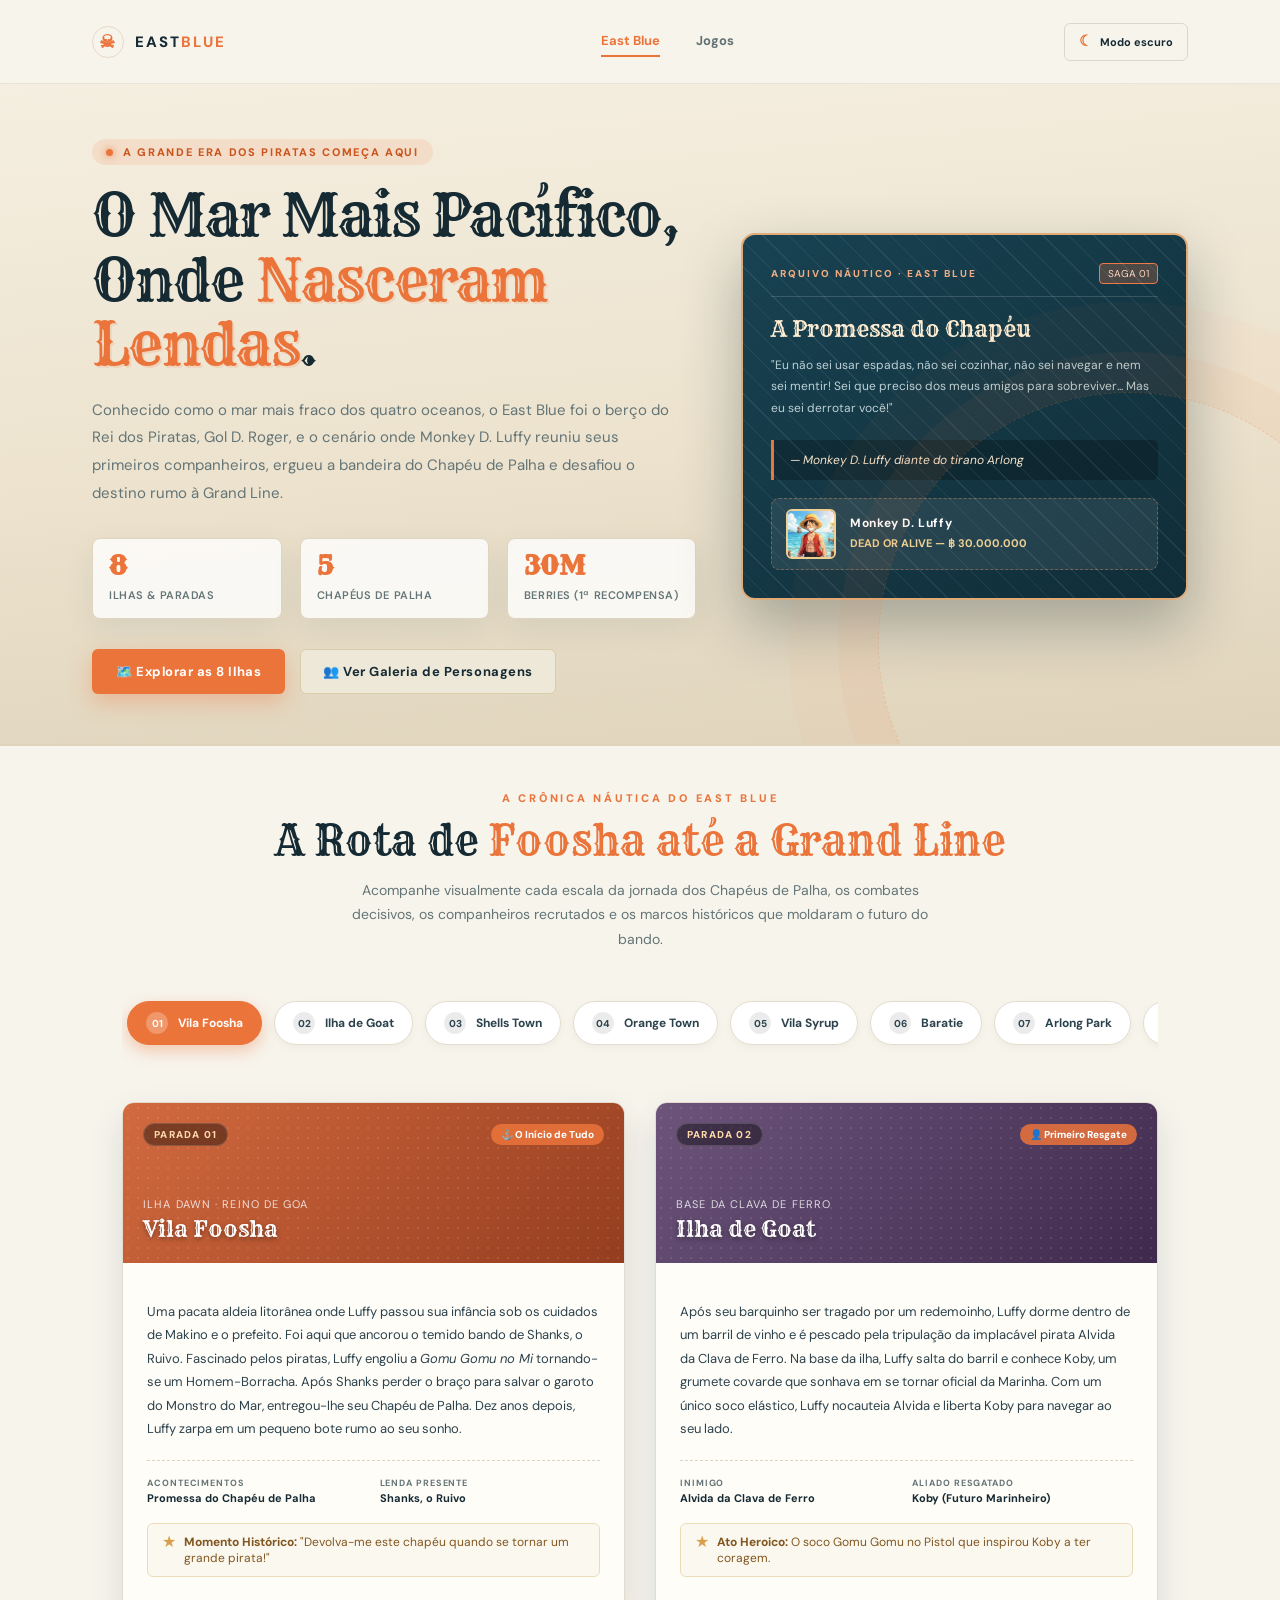
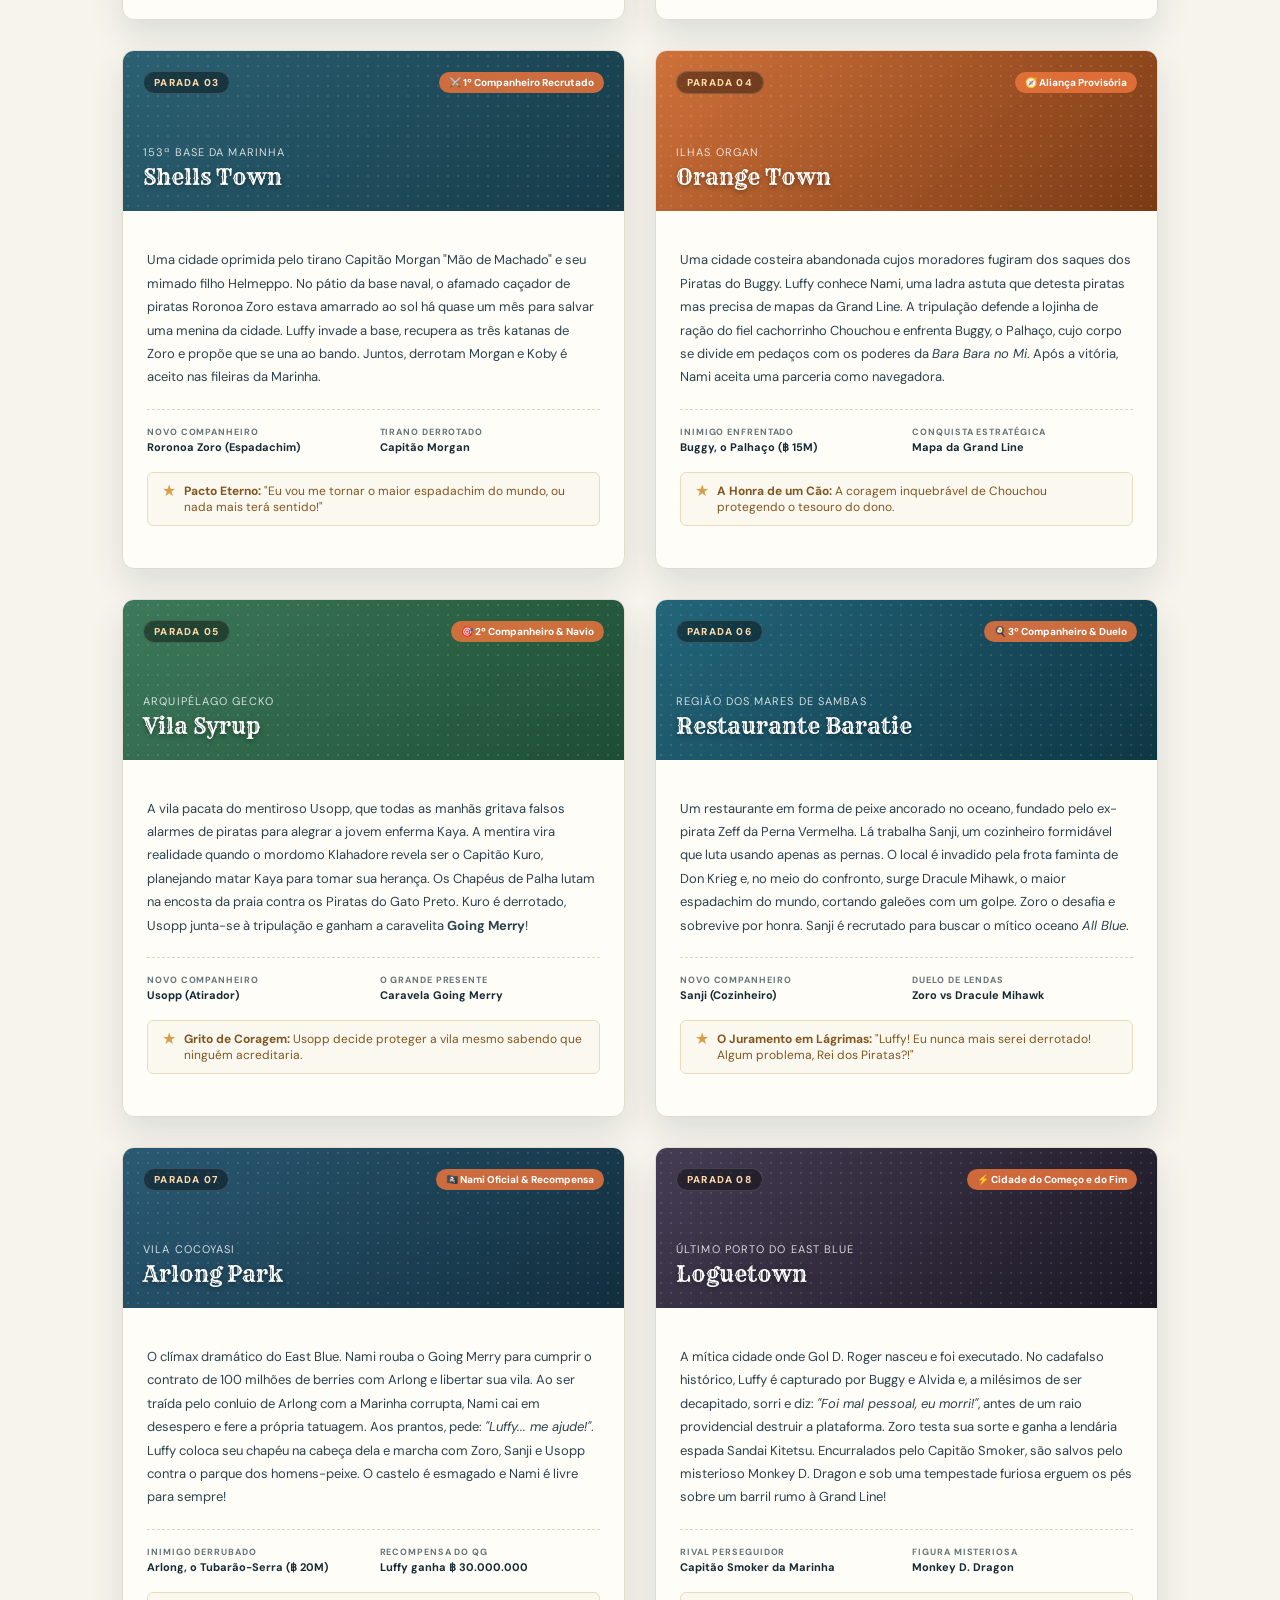
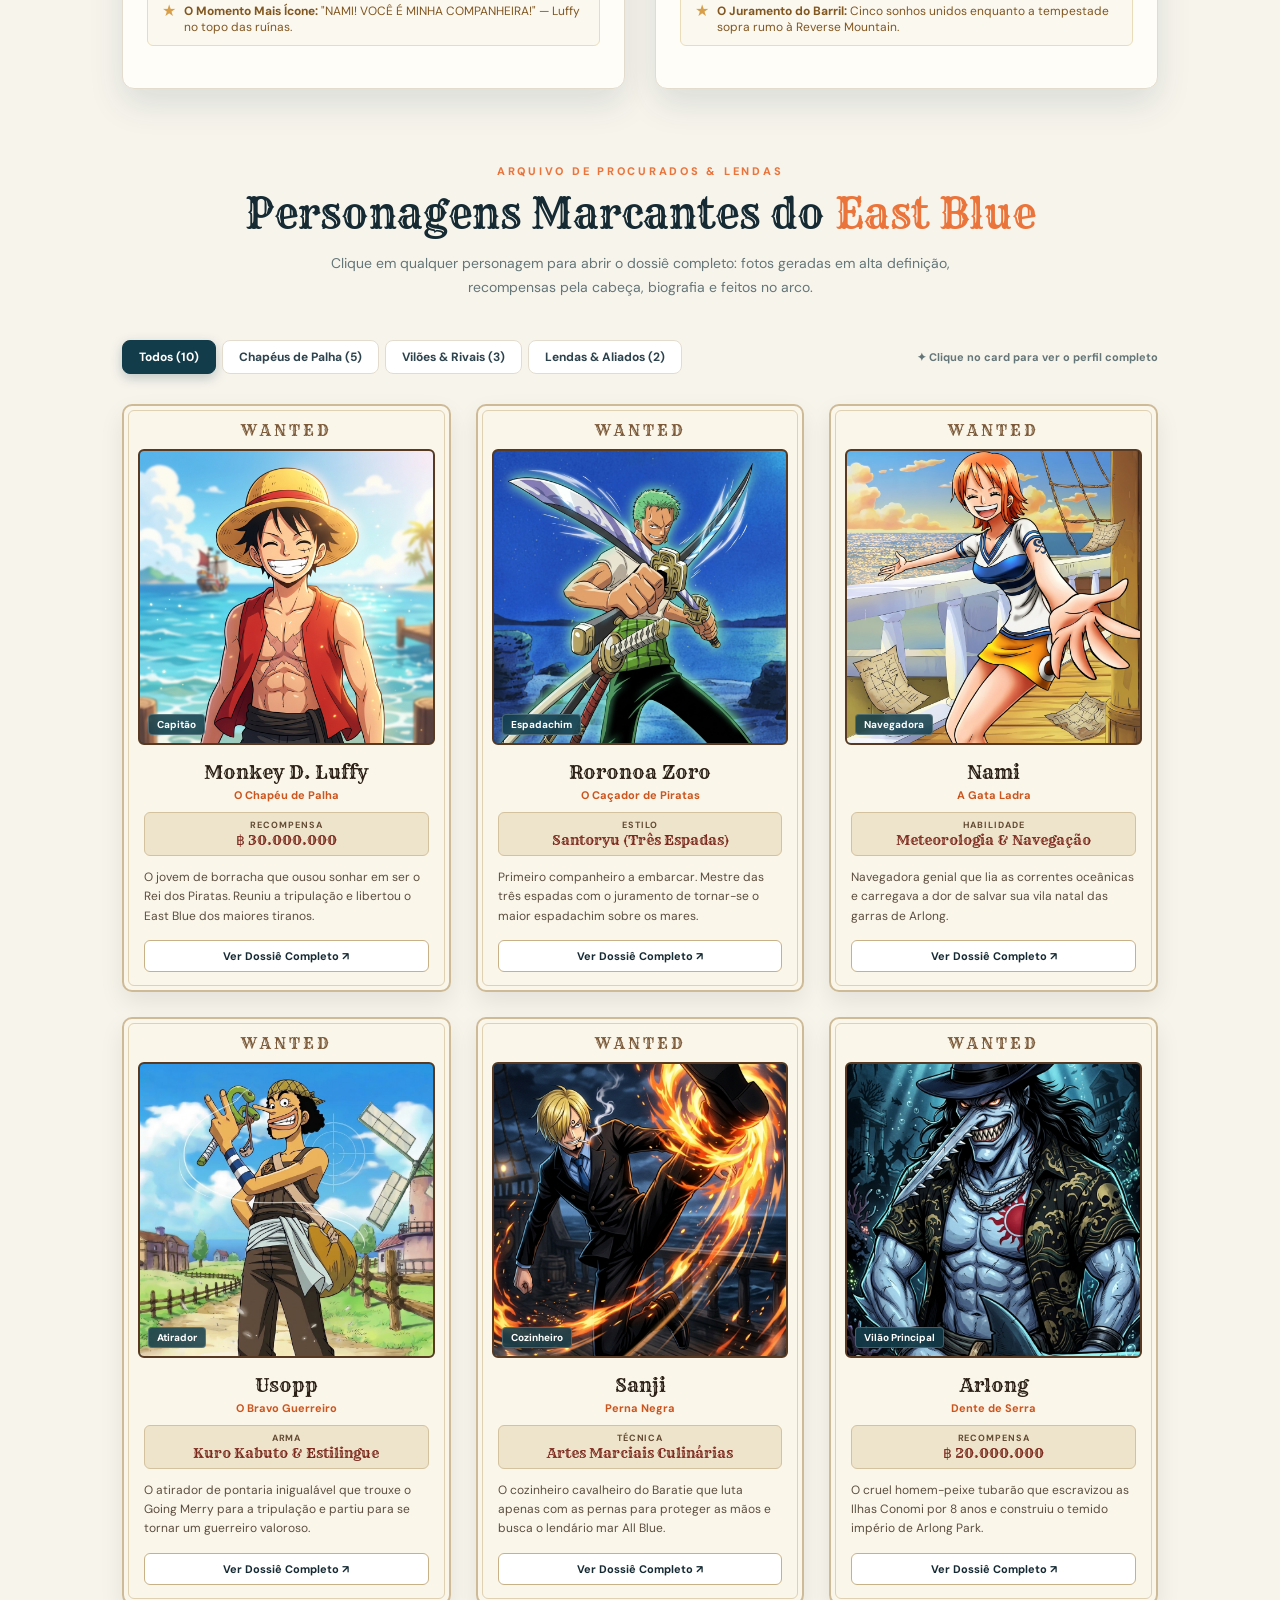
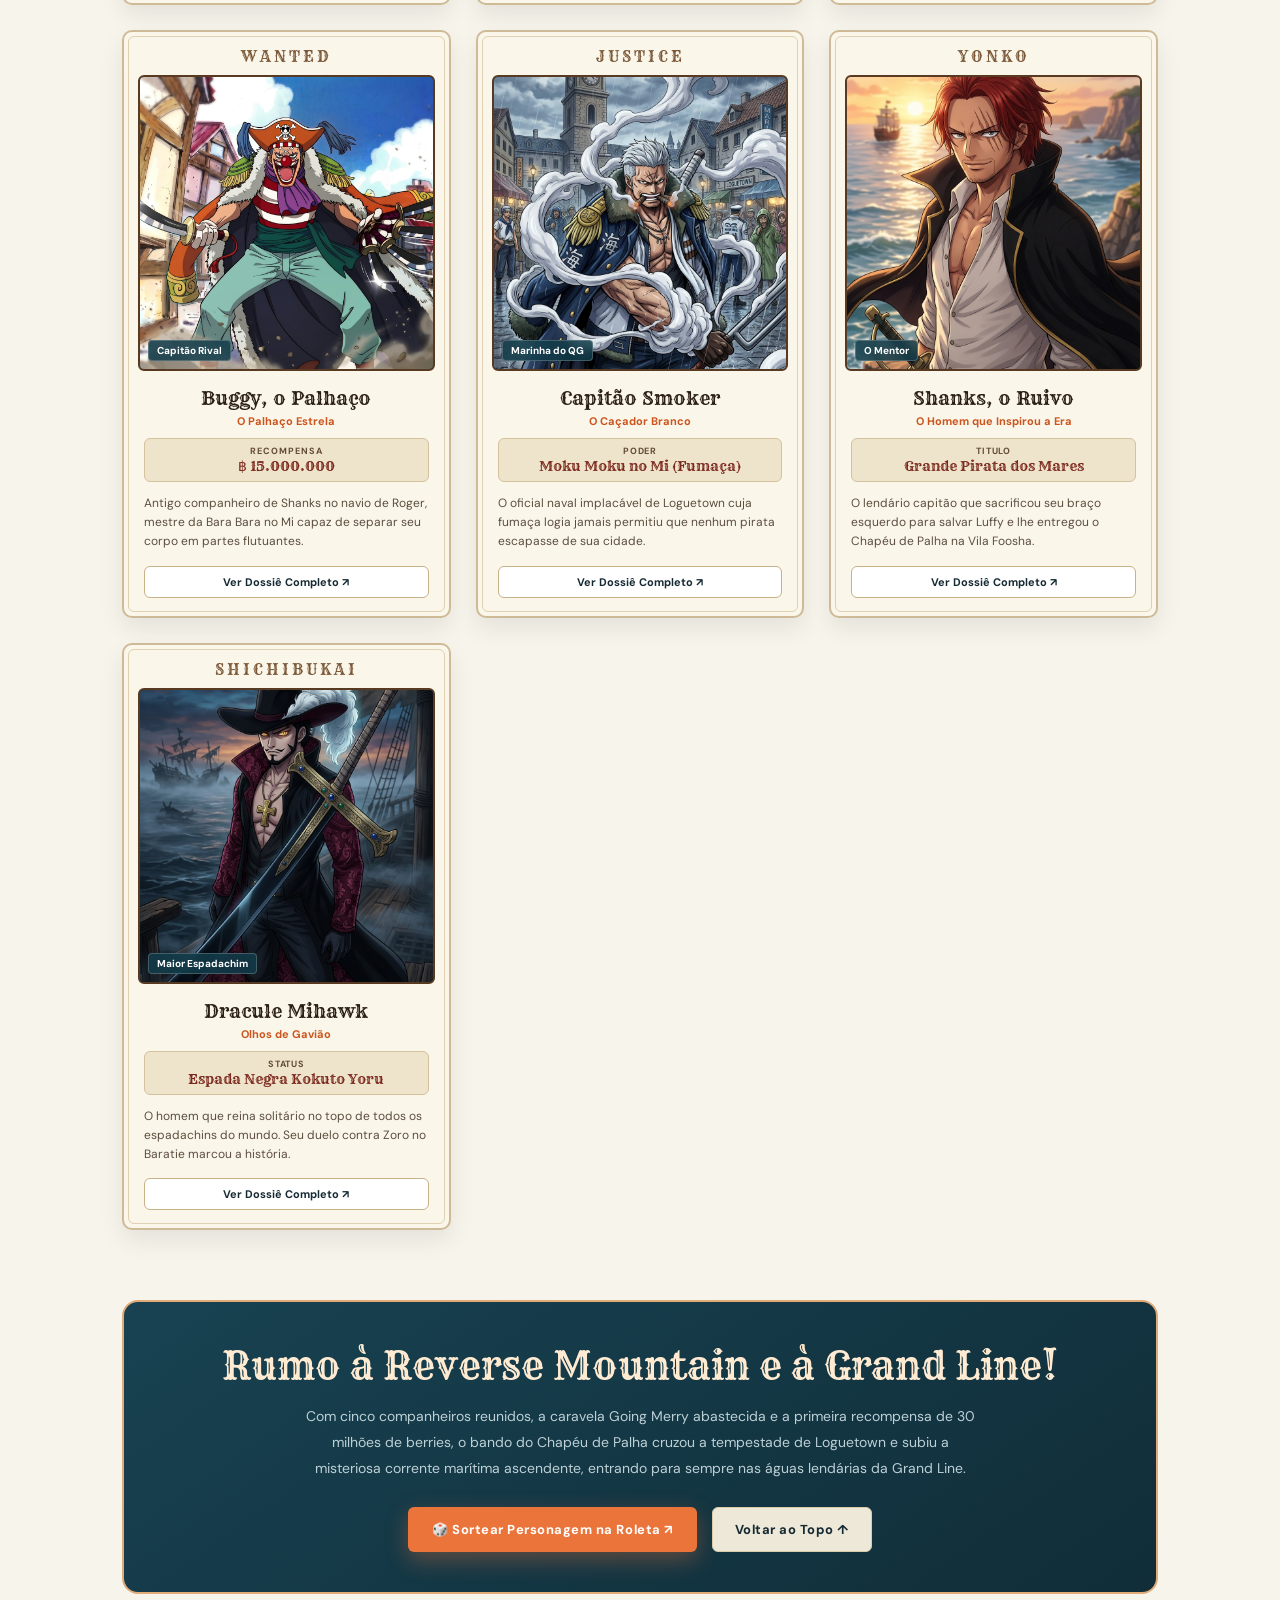
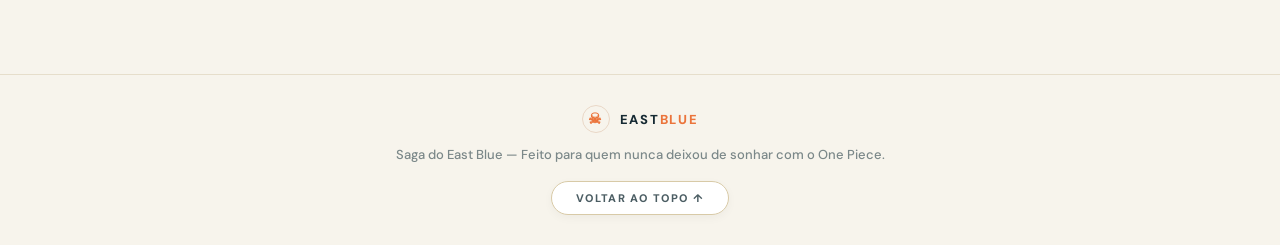
<file: index.html>
<!doctype html>
<html lang="pt-BR">
<head>
	<meta charset="utf-8">
	<meta name="viewport" content="width=device-width, initial-scale=1">
	<meta name="theme-color" content="#f7f4ec">
	<meta name="description" content="A saga completa do East Blue de One Piece: a rota pelas 8 ilhas da jornada, o recrutamento da tripulação e a galeria com os personagens marcantes.">
	<title>Saga do East Blue — O Começo da Lenda | One Piece</title>
	<link rel="preconnect" href="https://fonts.googleapis.com">
	<link rel="preconnect" href="https://fonts.gstatic.com" crossorigin>
	<link href="https://fonts.googleapis.com/css2?family=DM+Sans:wght@400;500;600;700;800&family=Rye&display=swap" rel="stylesheet">
	<link rel="stylesheet" href="shared.css">
	<link rel="stylesheet" href="eastblue.css">
	<script src="shared.js" defer></script>
	<script src="eastblue.js" defer></script>
</head>
<body>
	<!-- HEADER COMPARTILHADO -->
	<header class="site-header">
		<a class="brand" href="index.html" aria-label="East Blue, início">
			<span class="brand-mark" aria-hidden="true">☠</span>
			<span>EAST<span class="brand-light">BLUE</span></span>
		</a>
		<nav class="main-nav" aria-label="Navegação principal">
			<a href="index.html" class="nav-active">East Blue</a>
			<a href="jogos.html">Jogos</a>
		</nav>
		<div class="header-actions">
			<button class="theme-toggle" id="theme-toggle" type="button" aria-label="Ativar modo escuro" aria-pressed="false">
				<span class="theme-icon" aria-hidden="true">☾</span><span class="theme-label">Modo escuro</span>
			</button>
		</div>
	</header>

	<!-- HERO SECTION -->
	<section class="hero-eastblue">
		<div class="hero-grid">
			<div class="hero-text-col">
				<div class="hero-tag">
					<span class="dot"></span>
					A Grande Era dos Piratas Começa Aqui
				</div>
				<h1>O Mar Mais Pacífico,<br>Onde <span>Nasceram Lendas</span>.</h1>
				<p class="hero-lead">
					Conhecido como o mar mais fraco dos quatro oceanos, o East Blue foi o berço do Rei dos Piratas, 
					Gol D. Roger, e o cenário onde Monkey D. Luffy reuniu seus primeiros companheiros, ergueu a bandeira 
					do Chapéu de Palha e desafiou o destino rumo à Grand Line.
				</p>
				<div class="hero-stats">
					<div class="stat-box">
						<strong>8</strong>
						<span>Ilhas & Paradas</span>
					</div>
					<div class="stat-box">
						<strong>5</strong>
						<span>Chapéus de Palha</span>
					</div>
					<div class="stat-box">
						<strong>30M</strong>
						<span>Berries (1ª Recompensa)</span>
					</div>
				</div>
				<div class="hero-actions">
					<a href="#tab-islands" class="btn-primary" style="text-decoration:none; display:inline-flex; align-items:center; justify-content:center;">
						🗺️ Explorar as 8 Ilhas
					</a>
					<a href="#tab-characters" class="btn-secondary" style="text-decoration:none; display:inline-flex; align-items:center; justify-content:center;">
						👥 Ver Galeria de Personagens
					</a>
				</div>
			</div>

			<!-- HERO ART BANNER -->
			<div class="hero-art-col">
				<div class="hero-art-card">
					<div class="art-card-header">
						<span class="label">ARQUIVO NÁUTICO · EAST BLUE</span>
						<span class="badge">SAGA 01</span>
					</div>
					<div class="art-card-body">
						<h3>A Promessa do Chapéu</h3>
						<p>
							"Eu não sei usar espadas, não sei cozinhar, não sei navegar e nem sei mentir! 
							Sei que preciso dos meus amigos para sobreviver... Mas eu sei derrotar você!"
						</p>
						<div class="quote-highlight">
							— Monkey D. Luffy diante do tirano Arlong
						</div>
						<div class="hero-wanted-mini">
							<img src="images/luffy.jpg" alt="Monkey D. Luffy" class="mini-portrait">
							<div class="mini-info">
								<strong>Monkey D. Luffy</strong>
								<span>DEAD OR ALIVE — ฿ 30.000.000</span>
							</div>
						</div>
					</div>
				</div>
			</div>
		</div>
	</section>

	<main class="container-eastblue">
		<!-- ============================================== -->
		<!-- ABA 1: AS 8 ILHAS DA ROTA NÁUTICA              -->
		<!-- ============================================== -->
		<section class="tab-pane is-active" id="tab-islands" role="tabpanel">
			<div class="section-header-epic">
				<span class="eyebrow">A CRÔNICA NÁUTICA DO EAST BLUE</span>
				<h2>A Rota de <span>Foosha até a Grand Line</span></h2>
				<p>
					Acompanhe visualmente cada escala da jornada dos Chapéus de Palha, os combates decisivos, 
					os companheiros recrutados e os marcos históricos que moldaram o futuro do bando.
				</p>
			</div>

			<!-- TRACKER HORIZONTAL INTERATIVO -->
			<div class="islands-tracker" aria-label="Linha do tempo das ilhas">
				<button class="tracker-node active" data-island="ilha-foosha">
					<span class="num">01</span> Vila Foosha
				</button>
				<button class="tracker-node" data-island="ilha-goat">
					<span class="num">02</span> Ilha de Goat
				</button>
				<button class="tracker-node" data-island="ilha-shells">
					<span class="num">03</span> Shells Town
				</button>
				<button class="tracker-node" data-island="ilha-orange">
					<span class="num">04</span> Orange Town
				</button>
				<button class="tracker-node" data-island="ilha-syrup">
					<span class="num">05</span> Vila Syrup
				</button>
				<button class="tracker-node" data-island="ilha-baratie">
					<span class="num">06</span> Baratie
				</button>
				<button class="tracker-node" data-island="ilha-conomi">
					<span class="num">07</span> Arlong Park
				</button>
				<button class="tracker-node" data-island="ilha-loguetown">
					<span class="num">08</span> Loguetown
				</button>
			</div>

			<!-- GRID DOS CARDS DETALHADOS DAS ILHAS -->
			<div class="islands-grid">
				<!-- ILHA 01: VILA FOOSHA -->
				<article class="island-card" id="ilha-foosha">
					<div class="island-card-top dawn">
						<div class="island-badges">
							<span class="badge-route">PARADA 01</span>
							<span class="badge-recruitment">⚓ O Início de Tudo</span>
						</div>
						<div class="island-card-title">
							<span class="island-subtitle">Ilha Dawn · Reino de Goa</span>
							<h3>Vila Foosha</h3>
						</div>
					</div>
					<div class="island-card-body">
						<p class="island-desc">
							Uma pacata aldeia litorânea onde Luffy passou sua infância sob os cuidados de Makino e o prefeito. 
							Foi aqui que ancorou o temido bando de Shanks, o Ruivo. Fascinado pelos piratas, Luffy engoliu 
							a <em>Gomu Gomu no Mi</em> tornando-se um Homem-Borracha. Após Shanks perder o braço para salvar 
							o garoto do Monstro do Mar, entregou-lhe seu Chapéu de Palha. Dez anos depois, Luffy zarpa em um 
							pequeno bote rumo ao seu sonho.
						</p>
						<div class="island-meta">
							<div class="meta-item">
								<strong>Acontecimentos</strong>
								<span>Promessa do Chapéu de Palha</span>
							</div>
							<div class="meta-item">
								<strong>Lenda Presente</strong>
								<span>Shanks, o Ruivo</span>
							</div>
						</div>
						<div class="island-moments">
							<span class="star">★</span>
							<span><strong>Momento Histórico:</strong> "Devolva-me este chapéu quando se tornar um grande pirata!"</span>
						</div>
					</div>
				</article>

				<!-- ILHA 02: ILHA DE GOAT -->
				<article class="island-card" id="ilha-goat">
					<div class="island-card-top goat">
						<div class="island-badges">
							<span class="badge-route">PARADA 02</span>
							<span class="badge-recruitment">👤 Primeiro Resgate</span>
						</div>
						<div class="island-card-title">
							<span class="island-subtitle">Base da Clava de Ferro</span>
							<h3>Ilha de Goat</h3>
						</div>
					</div>
					<div class="island-card-body">
						<p class="island-desc">
							Após seu barquinho ser tragado por um redemoinho, Luffy dorme dentro de um barril de vinho e é pescado 
							pela tripulação da implacável pirata Alvida da Clava de Ferro. Na base da ilha, Luffy salta do barril 
							e conhece Koby, um grumete covarde que sonhava em se tornar oficial da Marinha. Com um único soco elástico, 
							Luffy nocauteia Alvida e liberta Koby para navegar ao seu lado.
						</p>
						<div class="island-meta">
							<div class="meta-item">
								<strong>Inimigo</strong>
								<span>Alvida da Clava de Ferro</span>
							</div>
							<div class="meta-item">
								<strong>Aliado Resgatado</strong>
								<span>Koby (Futuro Marinheiro)</span>
							</div>
						</div>
						<div class="island-moments">
							<span class="star">★</span>
							<span><strong>Ato Heroico:</strong> O soco Gomu Gomu no Pistol que inspirou Koby a ter coragem.</span>
						</div>
					</div>
				</article>

				<!-- ILHA 03: SHELLS TOWN -->
				<article class="island-card" id="ilha-shells">
					<div class="island-card-top shells">
						<div class="island-badges">
							<span class="badge-route">PARADA 03</span>
							<span class="badge-recruitment">⚔️ 1º Companheiro Recrutado</span>
						</div>
						<div class="island-card-title">
							<span class="island-subtitle">153ª Base da Marinha</span>
							<h3>Shells Town</h3>
						</div>
					</div>
					<div class="island-card-body">
						<p class="island-desc">
							Uma cidade oprimida pelo tirano Capitão Morgan "Mão de Machado" e seu mimado filho Helmeppo. 
							No pátio da base naval, o afamado caçador de piratas Roronoa Zoro estava amarrado ao sol há quase 
							um mês para salvar uma menina da cidade. Luffy invade a base, recupera as três katanas de Zoro 
							e propõe que se una ao bando. Juntos, derrotam Morgan e Koby é aceito nas fileiras da Marinha.
						</p>
						<div class="island-meta">
							<div class="meta-item">
								<strong>Novo Companheiro</strong>
								<span>Roronoa Zoro (Espadachim)</span>
							</div>
							<div class="meta-item">
								<strong>Tirano Derrotado</strong>
								<span>Capitão Morgan</span>
							</div>
						</div>
						<div class="island-moments">
							<span class="star">★</span>
							<span><strong>Pacto Eterno:</strong> "Eu vou me tornar o maior espadachim do mundo, ou nada mais terá sentido!"</span>
						</div>
					</div>
				</article>

				<!-- ILHA 04: ORANGE TOWN -->
				<article class="island-card" id="ilha-orange">
					<div class="island-card-top orange">
						<div class="island-badges">
							<span class="badge-route">PARADA 04</span>
							<span class="badge-recruitment">🧭 Aliança Provisória</span>
						</div>
						<div class="island-card-title">
							<span class="island-subtitle">Ilhas Organ</span>
							<h3>Orange Town</h3>
						</div>
					</div>
					<div class="island-card-body">
						<p class="island-desc">
							Uma cidade costeira abandonada cujos moradores fugiram dos saques dos Piratas do Buggy. 
							Luffy conhece Nami, uma ladra astuta que detesta piratas mas precisa de mapas da Grand Line. 
							A tripulação defende a lojinha de ração do fiel cachorrinho Chouchou e enfrenta Buggy, o Palhaço, 
							cujo corpo se divide em pedaços com os poderes da <em>Bara Bara no Mi</em>. Após a vitória, 
							Nami aceita uma parceria como navegadora.
						</p>
						<div class="island-meta">
							<div class="meta-item">
								<strong>Inimigo Enfrentado</strong>
								<span>Buggy, o Palhaço (฿ 15M)</span>
							</div>
							<div class="meta-item">
								<strong>Conquista Estratégica</strong>
								<span>Mapa da Grand Line</span>
							</div>
						</div>
						<div class="island-moments">
							<span class="star">★</span>
							<span><strong>A Honra de um Cão:</strong> A coragem inquebrável de Chouchou protegendo o tesouro do dono.</span>
						</div>
					</div>
				</article>

				<!-- ILHA 05: VILA SYRUP -->
				<article class="island-card" id="ilha-syrup">
					<div class="island-card-top syrup">
						<div class="island-badges">
							<span class="badge-route">PARADA 05</span>
							<span class="badge-recruitment">🎯 2º Companheiro & Navio</span>
						</div>
						<div class="island-card-title">
							<span class="island-subtitle">Arquipélago Gecko</span>
							<h3>Vila Syrup</h3>
						</div>
					</div>
					<div class="island-card-body">
						<p class="island-desc">
							A vila pacata do mentiroso Usopp, que todas as manhãs gritava falsos alarmes de piratas para alegrar 
							a jovem enferma Kaya. A mentira vira realidade quando o mordomo Klahadore revela ser o Capitão Kuro, 
							planejando matar Kaya para tomar sua herança. Os Chapéus de Palha lutam na encosta da praia contra 
							os Piratas do Gato Preto. Kuro é derrotado, Usopp junta-se à tripulação e ganham a caravelita 
							<strong>Going Merry</strong>!
						</p>
						<div class="island-meta">
							<div class="meta-item">
								<strong>Novo Companheiro</strong>
								<span>Usopp (Atirador)</span>
							</div>
							<div class="meta-item">
								<strong>O Grande Presente</strong>
								<span>Caravela Going Merry</span>
							</div>
						</div>
						<div class="island-moments">
							<span class="star">★</span>
							<span><strong>Grito de Coragem:</strong> Usopp decide proteger a vila mesmo sabendo que ninguém acreditaria.</span>
						</div>
					</div>
				</article>

				<!-- ILHA 06: RESTAURANTE BARATIE -->
				<article class="island-card" id="ilha-baratie">
					<div class="island-card-top baratie">
						<div class="island-badges">
							<span class="badge-route">PARADA 06</span>
							<span class="badge-recruitment">🍳 3º Companheiro & Duelo</span>
						</div>
						<div class="island-card-title">
							<span class="island-subtitle">Região dos Mares de Sambas</span>
							<h3>Restaurante Baratie</h3>
						</div>
					</div>
					<div class="island-card-body">
						<p class="island-desc">
							Um restaurante em forma de peixe ancorado no oceano, fundado pelo ex-pirata Zeff da Perna Vermelha. 
							Lá trabalha Sanji, um cozinheiro formidável que luta usando apenas as pernas. O local é invadido 
							pela frota faminta de Don Krieg e, no meio do confronto, surge Dracule Mihawk, o maior espadachim 
							do mundo, cortando galeões com um golpe. Zoro o desafia e sobrevive por honra. Sanji é recrutado 
							para buscar o mítico oceano <em>All Blue</em>.
						</p>
						<div class="island-meta">
							<div class="meta-item">
								<strong>Novo Companheiro</strong>
								<span>Sanji (Cozinheiro)</span>
							</div>
							<div class="meta-item">
								<strong>Duelo de Lendas</strong>
								<span>Zoro vs Dracule Mihawk</span>
							</div>
						</div>
						<div class="island-moments">
							<span class="star">★</span>
							<span><strong>O Juramento em Lágrimas:</strong> "Luffy! Eu nunca mais serei derrotado! Algum problema, Rei dos Piratas?!"</span>
						</div>
					</div>
				</article>

				<!-- ILHA 07: ILHAS CONOMI (ARLONG PARK) -->
				<article class="island-card" id="ilha-conomi">
					<div class="island-card-top conomi">
						<div class="island-badges">
							<span class="badge-route">PARADA 07</span>
							<span class="badge-recruitment">🏴‍☠️ Nami Oficial & Recompensa</span>
						</div>
						<div class="island-card-title">
							<span class="island-subtitle">Vila Cocoyasi</span>
							<h3>Arlong Park</h3>
						</div>
					</div>
					<div class="island-card-body">
						<p class="island-desc">
							O clímax dramático do East Blue. Nami rouba o Going Merry para cumprir o contrato de 100 milhões de berries 
							com Arlong e libertar sua vila. Ao ser traída pelo conluio de Arlong com a Marinha corrupta, Nami cai 
							em desespero e fere a própria tatuagem. Aos prantos, pede: <em>"Luffy... me ajude!"</em>. Luffy coloca seu chapéu 
							na cabeça dela e marcha com Zoro, Sanji e Usopp contra o parque dos homens-peixe. O castelo é esmagado 
							e Nami é livre para sempre!
						</p>
						<div class="island-meta">
							<div class="meta-item">
								<strong>Inimigo Derrubado</strong>
								<span>Arlong, o Tubarão-Serra (฿ 20M)</span>
							</div>
							<div class="meta-item">
								<strong>Recompensa do QG</strong>
								<span>Luffy ganha ฿ 30.000.000</span>
							</div>
						</div>
						<div class="island-moments">
							<span class="star">★</span>
							<span><strong>O Momento Mais Ícone:</strong> "NAMI! VOCÊ É MINHA COMPANHEIRA!" — Luffy no topo das ruínas.</span>
						</div>
					</div>
				</article>

				<!-- ILHA 08: LOGUETOWN -->
				<article class="island-card" id="ilha-loguetown">
					<div class="island-card-top loguetown">
						<div class="island-badges">
							<span class="badge-route">PARADA 08</span>
							<span class="badge-recruitment">⚡ Cidade do Começo e do Fim</span>
						</div>
						<div class="island-card-title">
							<span class="island-subtitle">Último Porto do East Blue</span>
							<h3>Loguetown</h3>
						</div>
					</div>
					<div class="island-card-body">
						<p class="island-desc">
							A mítica cidade onde Gol D. Roger nasceu e foi executado. No cadafalso histórico, Luffy é capturado 
							por Buggy e Alvida e, a milésimos de ser decapitado, sorri e diz: <em>"Foi mal pessoal, eu morri!"</em>, 
							antes de um raio providencial destruir a plataforma. Zoro testa sua sorte e ganha a lendária espada 
							Sandai Kitetsu. Encurralados pelo Capitão Smoker, são salvos pelo misterioso Monkey D. Dragon e sob 
							uma tempestade furiosa erguem os pés sobre um barril rumo à Grand Line!
						</p>
						<div class="island-meta">
							<div class="meta-item">
								<strong>Rival Perseguidor</strong>
								<span>Capitão Smoker da Marinha</span>
							</div>
							<div class="meta-item">
								<strong>Figura Misteriosa</strong>
								<span>Monkey D. Dragon</span>
							</div>
						</div>
						<div class="island-moments">
							<span class="star">★</span>
							<span><strong>O Juramento do Barril:</strong> Cinco sonhos unidos enquanto a tempestade sopra rumo à Reverse Mountain.</span>
						</div>
					</div>
				</article>
			</div>
		</section>

		<!-- ============================================== -->
		<!-- ABA 2: GALERIA DEDICADA AOS PERSONAGENS        -->
		<!-- ============================================== -->
		<section class="tab-pane" id="tab-characters" role="tabpanel">
			<div class="section-header-epic">
				<span class="eyebrow">ARQUIVO DE PROCURADOS & LENDAS</span>
				<h2>Personagens Marcantes do <span>East Blue</span></h2>
				<p>
					Clique em qualquer personagem para abrir o dossiê completo: fotos geradas em alta definição, 
					recompensas pela cabeça, biografia e feitos no arco.
				</p>
			</div>

			<!-- CONTROLES DE FILTRO -->
			<div class="characters-controls">
				<div class="char-filter-tabs">
					<button class="char-btn-filter is-active" data-filter="all">Todos (10)</button>
					<button class="char-btn-filter" data-filter="strawhats">Chapéus de Palha (5)</button>
					<button class="char-btn-filter" data-filter="villains">Vilões & Rivais (3)</button>
					<button class="char-btn-filter" data-filter="legends">Lendas & Aliados (2)</button>
				</div>
				<small style="color:var(--muted); font-size:11px; font-weight:700;">
					✦ Clique no card para ver o perfil completo
				</small>
			</div>

			<!-- GRID DE CARTAZES DE PERSONAGENS -->
			<div class="characters-grid">
				<!-- LUFFY -->
				<article class="character-card" data-category="strawhats" data-character="luffy">
					<div class="char-header-wanted"><span>WANTED</span></div>
					<div class="char-photo-frame">
						<img src="images/luffy.jpg" alt="Monkey D. Luffy">
						<span class="char-badge-role">Capitão</span>
					</div>
					<div class="char-details">
						<h3 class="char-name">Monkey D. Luffy</h3>
						<span class="char-epithet">O Chapéu de Palha</span>
						<div class="char-bounty-box">
							<small>RECOMPENSA</small>
							฿ 30.000.000
						</div>
						<p class="char-summary">
							O jovem de borracha que ousou sonhar em ser o Rei dos Piratas. Reuniu a tripulação e libertou o East Blue dos maiores tiranos.
						</p>
						<button class="btn-card-action">Ver Dossiê Completo ↗</button>
					</div>
				</article>

				<!-- ZORO -->
				<article class="character-card" data-category="strawhats" data-character="zoro">
					<div class="char-header-wanted"><span>WANTED</span></div>
					<div class="char-photo-frame">
						<img src="images/zoro.jpg" alt="Roronoa Zoro">
						<span class="char-badge-role">Espadachim</span>
					</div>
					<div class="char-details">
						<h3 class="char-name">Roronoa Zoro</h3>
						<span class="char-epithet">O Caçador de Piratas</span>
						<div class="char-bounty-box">
							<small>ESTILO</small>
							Santoryu (Três Espadas)
						</div>
						<p class="char-summary">
							Primeiro companheiro a embarcar. Mestre das três espadas com o juramento de tornar-se o maior espadachim sobre os mares.
						</p>
						<button class="btn-card-action">Ver Dossiê Completo ↗</button>
					</div>
				</article>

				<!-- NAMI -->
				<article class="character-card" data-category="strawhats" data-character="nami">
					<div class="char-header-wanted"><span>WANTED</span></div>
					<div class="char-photo-frame">
						<img src="images/nami.jpg" alt="Nami">
						<span class="char-badge-role">Navegadora</span>
					</div>
					<div class="char-details">
						<h3 class="char-name">Nami</h3>
						<span class="char-epithet">A Gata Ladra</span>
						<div class="char-bounty-box">
							<small>HABILIDADE</small>
							Meteorologia & Navegação
						</div>
						<p class="char-summary">
							Navegadora genial que lia as correntes oceânicas e carregava a dor de salvar sua vila natal das garras de Arlong.
						</p>
						<button class="btn-card-action">Ver Dossiê Completo ↗</button>
					</div>
				</article>

				<!-- USOPP -->
				<article class="character-card" data-category="strawhats" data-character="usopp">
					<div class="char-header-wanted"><span>WANTED</span></div>
					<div class="char-photo-frame">
						<img src="images/usopp.jpg" alt="Usopp">
						<span class="char-badge-role">Atirador</span>
					</div>
					<div class="char-details">
						<h3 class="char-name">Usopp</h3>
						<span class="char-epithet">O Bravo Guerreiro</span>
						<div class="char-bounty-box">
							<small>ARMA</small>
							Kuro Kabuto & Estilingue
						</div>
						<p class="char-summary">
							O atirador de pontaria inigualável que trouxe o Going Merry para a tripulação e partiu para se tornar um guerreiro valoroso.
						</p>
						<button class="btn-card-action">Ver Dossiê Completo ↗</button>
					</div>
				</article>

				<!-- SANJI -->
				<article class="character-card" data-category="strawhats" data-character="sanji">
					<div class="char-header-wanted"><span>WANTED</span></div>
					<div class="char-photo-frame">
						<img src="images/sanji.jpg" alt="Sanji">
						<span class="char-badge-role">Cozinheiro</span>
					</div>
					<div class="char-details">
						<h3 class="char-name">Sanji</h3>
						<span class="char-epithet">Perna Negra</span>
						<div class="char-bounty-box">
							<small>TÉCNICA</small>
							Artes Marciais Culinárias
						</div>
						<p class="char-summary">
							O cozinheiro cavalheiro do Baratie que luta apenas com as pernas para proteger as mãos e busca o lendário mar All Blue.
						</p>
						<button class="btn-card-action">Ver Dossiê Completo ↗</button>
					</div>
				</article>

				<!-- ARLONG -->
				<article class="character-card" data-category="villains" data-character="arlong">
					<div class="char-header-wanted"><span>WANTED</span></div>
					<div class="char-photo-frame">
						<img src="images/arlong.jpg" alt="Arlong">
						<span class="char-badge-role">Vilão Principal</span>
					</div>
					<div class="char-details">
						<h3 class="char-name">Arlong</h3>
						<span class="char-epithet">Dente de Serra</span>
						<div class="char-bounty-box">
							<small>RECOMPENSA</small>
							฿ 20.000.000
						</div>
						<p class="char-summary">
							O cruel homem-peixe tubarão que escravizou as Ilhas Conomi por 8 anos e construiu o temido império de Arlong Park.
						</p>
						<button class="btn-card-action">Ver Dossiê Completo ↗</button>
					</div>
				</article>

				<!-- BUGGY -->
				<article class="character-card" data-category="villains" data-character="buggy">
					<div class="char-header-wanted"><span>WANTED</span></div>
					<div class="char-photo-frame">
						<img src="images/buggy.jpg" alt="Buggy">
						<span class="char-badge-role">Capitão Rival</span>
					</div>
					<div class="char-details">
						<h3 class="char-name">Buggy, o Palhaço</h3>
						<span class="char-epithet">O Palhaço Estrela</span>
						<div class="char-bounty-box">
							<small>RECOMPENSA</small>
							฿ 15.000.000
						</div>
						<p class="char-summary">
							Antigo companheiro de Shanks no navio de Roger, mestre da Bara Bara no Mi capaz de separar seu corpo em partes flutuantes.
						</p>
						<button class="btn-card-action">Ver Dossiê Completo ↗</button>
					</div>
				</article>

				<!-- SMOKER -->
				<article class="character-card" data-category="villains" data-character="smoker">
					<div class="char-header-wanted"><span>JUSTICE</span></div>
					<div class="char-photo-frame">
						<img src="images/smoker.jpg" alt="Capitão Smoker">
						<span class="char-badge-role">Marinha do QG</span>
					</div>
					<div class="char-details">
						<h3 class="char-name">Capitão Smoker</h3>
						<span class="char-epithet">O Caçador Branco</span>
						<div class="char-bounty-box">
							<small>PODER</small>
							Moku Moku no Mi (Fumaça)
						</div>
						<p class="char-summary">
							O oficial naval implacável de Loguetown cuja fumaça logia jamais permitiu que nenhum pirata escapasse de sua cidade.
						</p>
						<button class="btn-card-action">Ver Dossiê Completo ↗</button>
					</div>
				</article>

				<!-- SHANKS -->
				<article class="character-card" data-category="legends" data-character="shanks">
					<div class="char-header-wanted"><span>YONKO</span></div>
					<div class="char-photo-frame">
						<img src="images/shanks.jpg" alt="Shanks, o Ruivo">
						<span class="char-badge-role">O Mentor</span>
					</div>
					<div class="char-details">
						<h3 class="char-name">Shanks, o Ruivo</h3>
						<span class="char-epithet">O Homem que Inspirou a Era</span>
						<div class="char-bounty-box">
							<small>TITULO</small>
							Grande Pirata dos Mares
						</div>
						<p class="char-summary">
							O lendário capitão que sacrificou seu braço esquerdo para salvar Luffy e lhe entregou o Chapéu de Palha na Vila Foosha.
						</p>
						<button class="btn-card-action">Ver Dossiê Completo ↗</button>
					</div>
				</article>

				<!-- MIHAWK -->
				<article class="character-card" data-category="legends" data-character="mihawk">
					<div class="char-header-wanted"><span>SHICHIBUKAI</span></div>
					<div class="char-photo-frame">
						<img src="images/mihawk.jpg" alt="Dracule Mihawk">
						<span class="char-badge-role">Maior Espadachim</span>
					</div>
					<div class="char-details">
						<h3 class="char-name">Dracule Mihawk</h3>
						<span class="char-epithet">Olhos de Gavião</span>
						<div class="char-bounty-box">
							<small>STATUS</small>
							Espada Negra Kokuto Yoru
						</div>
						<p class="char-summary">
							O homem que reina solitário no topo de todos os espadachins do mundo. Seu duelo contra Zoro no Baratie marcou a história.
						</p>
						<button class="btn-card-action">Ver Dossiê Completo ↗</button>
					</div>
				</article>
			</div>
		</section>

		<!-- BANNER DE CONCLUSÃO DA SAGA -->
		<section class="saga-conclusion">
			<h2>Rumo à Reverse Mountain e à Grand Line!</h2>
			<p>
				Com cinco companheiros reunidos, a caravela Going Merry abastecida e a primeira recompensa de 30 milhões de berries, 
				o bando do Chapéu de Palha cruzou a tempestade de Loguetown e subiu a misteriosa corrente marítima ascendente, 
				entrando para sempre nas águas lendárias da Grand Line.
			</p>
			<div style="display:flex; justify-content:center; gap:15px; flex-wrap:wrap;">
				<a href="roleta.html" class="btn-primary" style="text-decoration:none;">
					🎲 Sortear Personagem na Roleta ↗
				</a>
				<button class="btn-secondary" onclick="window.scrollTo({top: 0, behavior: 'smooth'});">
					Voltar ao Topo ↑
				</button>
			</div>
		</section>
	</main>

	<!-- MODAL INTERATIVO DE DETALHES DO PERSONAGEM -->
	<div class="modal-overlay" id="character-modal" role="dialog" aria-modal="true" aria-hidden="true">
		<div class="modal-card">
			<button class="modal-close-btn" id="modal-close-btn" aria-label="Fechar janela">✕</button>
			<div class="modal-inner-grid">
				<div class="modal-photo-col">
					<img src="images/luffy.jpg" alt="" id="modal-photo">
					<div class="modal-bounty-box">
						<span>VALOR OU TITULO</span>
						<strong id="modal-bounty">฿ 30.000.000</strong>
					</div>
				</div>
				<div class="modal-info-col">
					<h3 id="modal-name">Monkey D. Luffy</h3>
					<span class="modal-epithet" id="modal-epithet">O Chapéu de Palha</span>
					<p class="modal-bio" id="modal-bio">
						Biografia completa do personagem.
					</p>
					<div class="modal-attributes">
						<div>
							<strong>Arco / Entrada:</strong>
							<span id="modal-arc">Vila Foosha</span>
						</div>
						<div>
							<strong>Cargo / Posto:</strong>
							<span id="modal-role">Capitão</span>
						</div>
						<div>
							<strong>Habilidade Especial:</strong>
							<span id="modal-ability">Gomu Gomu no Mi</span>
						</div>
					</div>
				</div>
			</div>
		</div>
	</div>

	<!-- FOOTER -->
	<footer class="site-footer">
		<a class="brand footer-brand" href="index.html">
			<span class="brand-mark" aria-hidden="true">☠</span>
			<span>EAST<span class="brand-light">BLUE</span></span>
		</a>
		<p>Saga do East Blue — Feito para quem nunca deixou de sonhar com o One Piece.</p>
		<a href="#" onclick="window.scrollTo({top:0, behavior:'smooth'}); return false;" class="back-top">VOLTAR AO TOPO ↑</a>
	</footer>
</body>
</html>
</file>
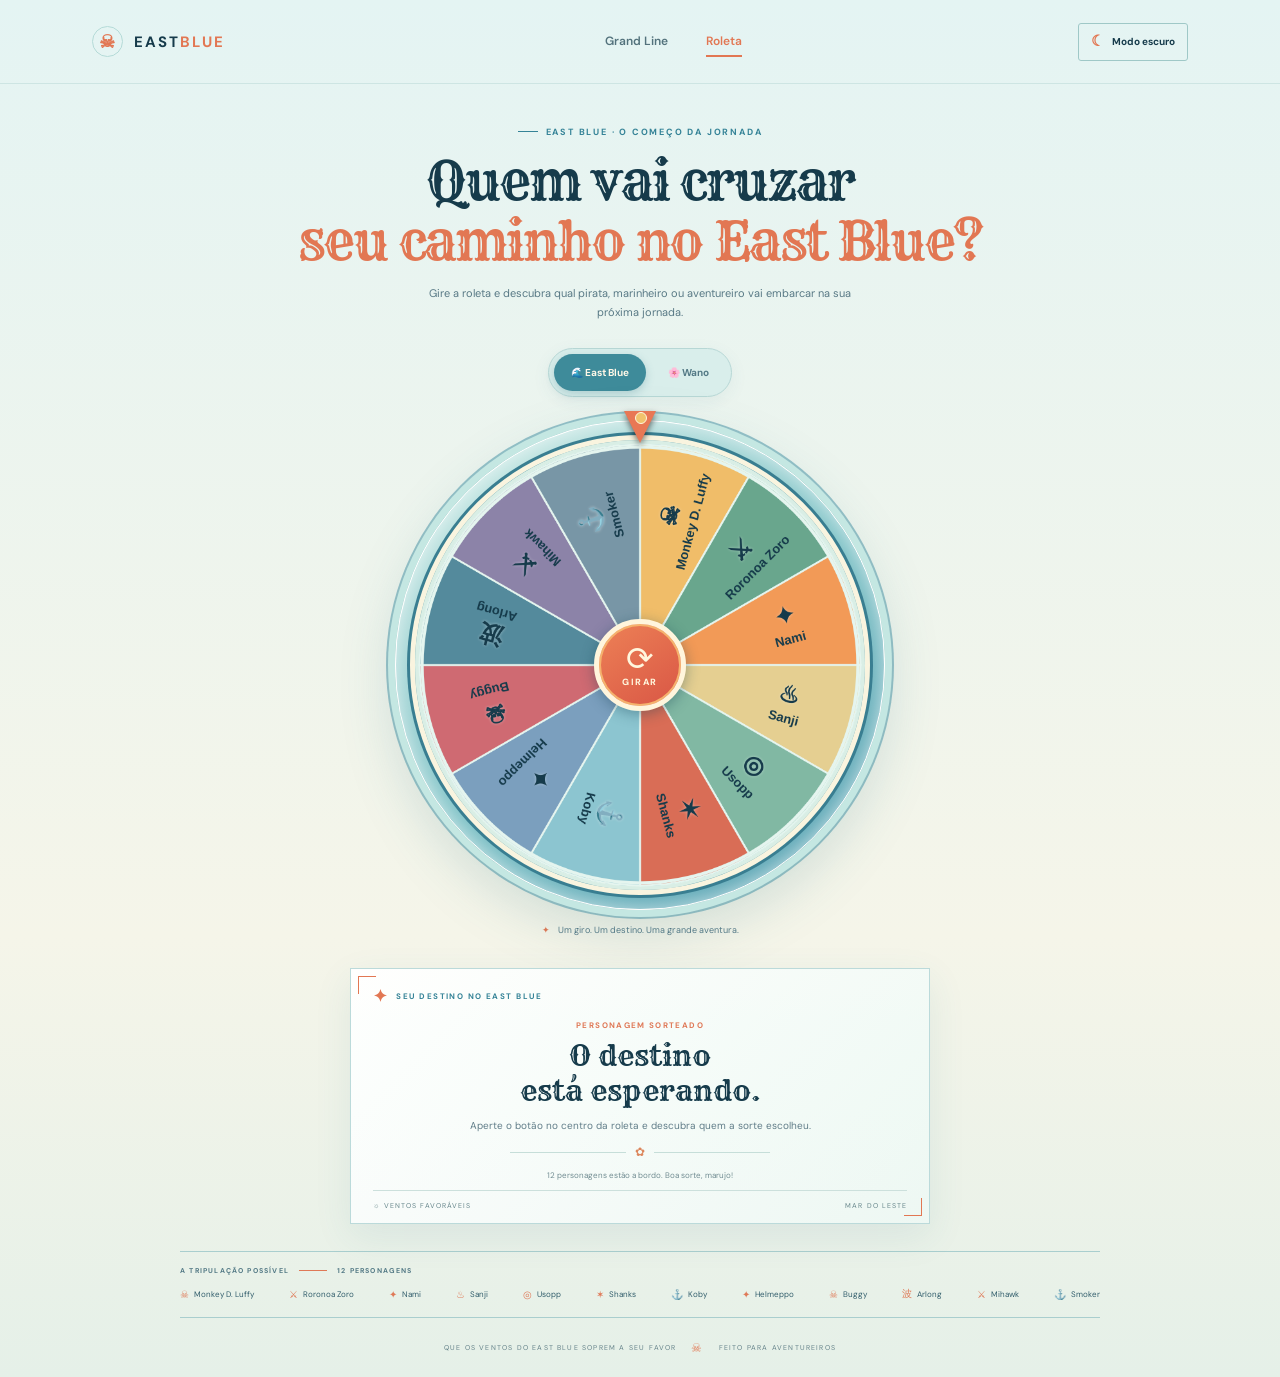
<file: projeto-2/index.html>
<!doctype html>
<html lang="pt-BR">
<head>
	<meta charset="utf-8">
	<meta name="viewport" content="width=device-width, initial-scale=1">
	<meta name="theme-color" content="#d9f0f2">
	<meta name="description" content="Gire a roleta de East Blue e descubra qual personagem vai cruzar seu caminho.">
	<title>East Blue — Roleta de personagens</title>
	<link rel="preconnect" href="https://fonts.googleapis.com">
	<link rel="preconnect" href="https://fonts.gstatic.com" crossorigin>
	<link href="https://fonts.googleapis.com/css2?family=DM+Sans:wght@400;500;600;700;800&family=Rye&display=swap" rel="stylesheet">
	<link rel="stylesheet" href="shared.css">
	<link rel="stylesheet" href="style.css">
	<script src="script.js" defer></script>
</head>
<body data-arc="east-blue">
	<header class="site-header">
		<a class="brand" href="#inicio" aria-label="Roleta de East Blue, início">
			<span class="brand-mark" aria-hidden="true">☠</span>
			<span id="brand-name">EAST<span class="brand-light">BLUE</span></span>
		</a>
		<nav class="main-nav" aria-label="Navegação principal">
			<a href="grandline.html">Grand Line</a>
			<a href="index.html" class="nav-active">Roleta</a>
		</nav>
		<div class="header-actions">
			<button class="theme-toggle" id="theme-toggle" type="button" aria-label="Ativar modo escuro" aria-pressed="false">
				<span class="theme-icon" aria-hidden="true">☾</span><span class="theme-label">Modo escuro</span>
			</button>
		</div>
	</header>

	<div class="page-shell">
		<main id="inicio">
			<section class="intro" aria-labelledby="page-title">
				<p class="eyebrow"><span class="eyebrow-line"></span><span id="arc-eyebrow">EAST BLUE · O COMEÇO DA JORNADA</span></p>
				<h1 id="page-title">Quem vai cruzar<br><span id="arc-heading">seu caminho no East Blue?</span></h1>
				<p class="intro-copy" id="intro-copy">Gire a roleta e descubra qual pirata, marinheiro ou aventureiro vai embarcar na sua próxima jornada.</p>
			</section>

			<div class="arc-switch" role="group" aria-label="Escolha o arco da roleta">
				<button class="arc-option is-active" type="button" data-arc-option="east-blue" aria-pressed="true">🌊 <span>East Blue</span></button>
				<button class="arc-option" type="button" data-arc-option="wano" aria-pressed="false">🌸 <span>Wano</span></button>
			</div>

			<section class="game-layout" id="game-layout" aria-label="Roleta de personagens de East Blue">
				<div class="wheel-column">
					<div class="wheel-frame">
						<span class="pointer" aria-hidden="true"></span>
						<div class="wheel-disc" id="wheel-disc">
							<canvas id="wheel-canvas" width="700" height="700" aria-label="Roleta com doze personagens de East Blue"></canvas>
						</div>
						<button class="wheel-center" id="spin-button" type="button" aria-label="Girar a roleta" aria-describedby="spin-caption">
							<span class="center-icon" aria-hidden="true">⟳</span><span class="center-label" id="button-label">GIRAR</span>
						</button>
					</div>
					<p class="wheel-hint"><span aria-hidden="true">✦</span> Um giro. Um destino. Uma grande aventura.</p>
				</div>

				<aside class="result-panel" aria-live="polite" aria-atomic="true">
					<div class="panel-topline"><span class="panel-icon" aria-hidden="true">✦</span><span id="panel-title">SEU DESTINO NO EAST BLUE</span></div>
					<div class="result-content" id="result-content">
						<p class="result-kicker">PERSONAGEM SORTEADO</p>
						<h2 id="result-name">O destino<br>está esperando.</h2>
						<p class="result-description" id="result-description">Aperte o botão no centro da roleta e descubra quem a sorte escolheu.</p>
						<div class="result-divider"><span></span><i>✿</i><span></span></div>
						<p class="spin-caption" id="spin-caption">12 personagens estão a bordo. Boa sorte, marujo!</p>
					</div>
					<div class="panel-footer"><span id="panel-footer-left">☼ VENTOS FAVORÁVEIS</span><span id="panel-footer-right">MAR DO LESTE</span></div>
				</aside>
			</section>

			<section class="character-strip" aria-label="Personagens disponíveis">
				<div class="strip-heading"><span id="list-title">A TRIPULAÇÃO POSSÍVEL</span><span class="strip-rule"></span><span>12 PERSONAGENS</span></div>
				<div class="character-list" id="character-list"></div>
			</section>
		</main>

		<footer class="footer"><span id="footer-message">QUE OS VENTOS DO EAST BLUE SOPREM A SEU FAVOR</span><span class="footer-flower" aria-hidden="true">☠</span><span>FEITO PARA AVENTUREIROS</span></footer>
	</div>

	<script>
		/* Theme toggle for roleta page */
		const themeToggle = document.querySelector("#theme-toggle");
		const themeIcon = themeToggle.querySelector(".theme-icon");
		const themeLabel = themeToggle.querySelector(".theme-label");

		function setTheme(isDark) {
			document.documentElement.dataset.theme = isDark ? "dark" : "light";
			themeToggle.setAttribute("aria-pressed", String(isDark));
			themeToggle.setAttribute("aria-label", isDark ? "Ativar modo claro" : "Ativar modo escuro");
			themeIcon.textContent = isDark ? "☀" : "☾";
			themeLabel.textContent = isDark ? "Modo claro" : "Modo escuro";
		}

		try {
			setTheme(localStorage.getItem("grand-line-theme") === "dark");
		} catch {
			setTheme(false);
		}

		themeToggle.addEventListener("click", () => {
			const isDark = document.documentElement.dataset.theme !== "dark";
			setTheme(isDark);
			try {
				localStorage.setItem("grand-line-theme", isDark ? "dark" : "light");
			} catch {}
		});
	</script>
</body>
</html>
</file>
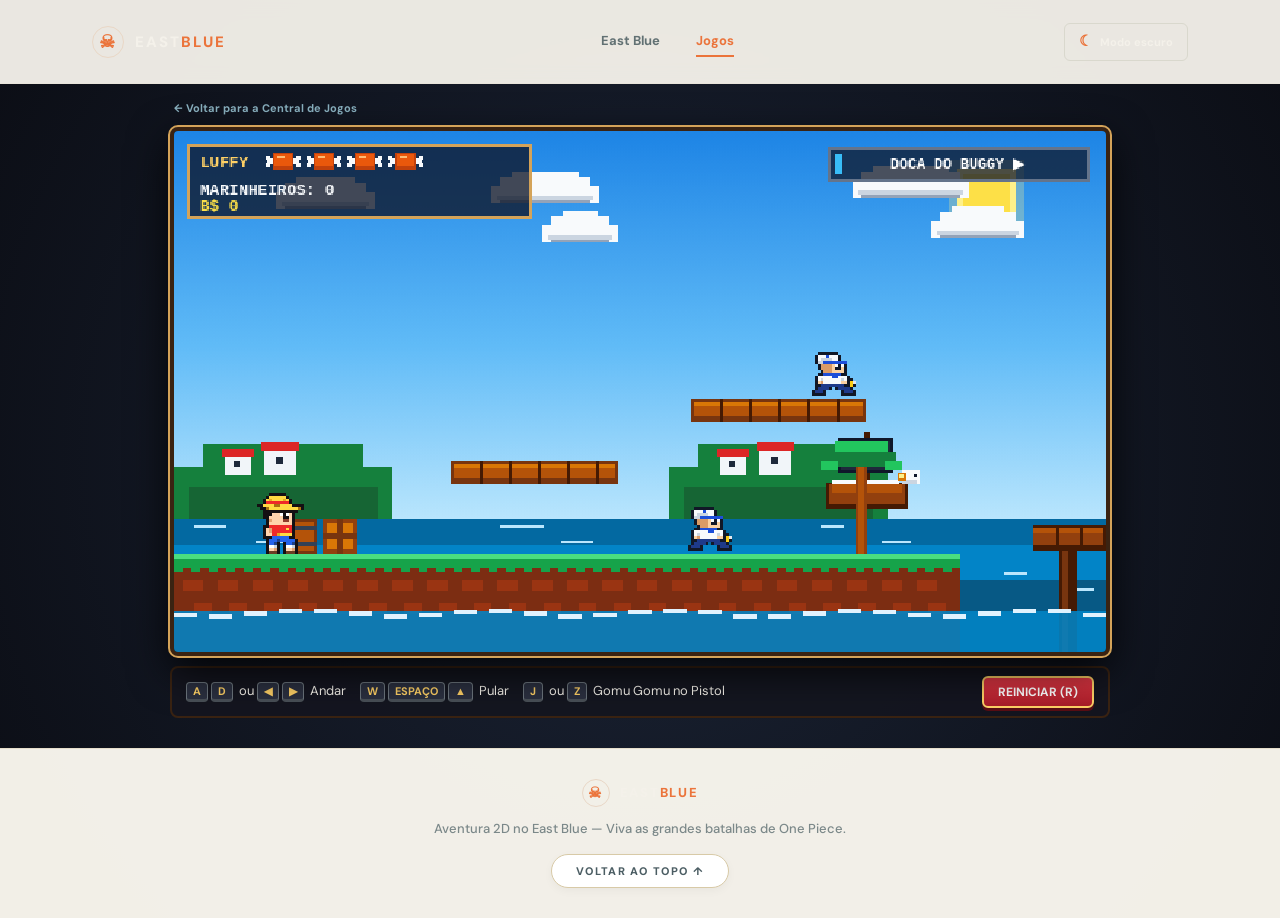
<file: aventura2d.html>
<!DOCTYPE html>
<html lang="pt-BR">
<head>
    <meta charset="UTF-8">
    <meta name="viewport" content="width=device-width, initial-scale=1.0, maximum-scale=1.0, user-scalable=no">
    <title>Aventura 2D no East Blue — Luffy vs Buggy | One Piece</title>
    <link rel="preconnect" href="https://fonts.googleapis.com">
    <link rel="preconnect" href="https://fonts.gstatic.com" crossorigin>
    <link href="https://fonts.googleapis.com/css2?family=DM+Sans:wght@400;500;600;700;800&family=Rye&display=swap" rel="stylesheet">
    <link rel="stylesheet" href="shared.css">
    <style>
        * {
            box-sizing: border-box;
            margin: 0;
            padding: 0;
        }

        body {
            min-height: 100vh;
            background-color: #111;
            background-image: radial-gradient(circle at center, #1b2436 0%, #0b0d14 100%);
            font-family: 'DM Sans', sans-serif;
            color: #f4f1ea;
            display: flex;
            flex-direction: column;
            overflow-x: hidden;
        }

        .game-top-bar {
            max-width: 960px;
            margin: 0 auto;
            padding: 12px 14px 0;
            width: 100%;
        }

        .back-link {
            font-family: 'DM Sans', sans-serif;
            font-size: 11px;
            font-weight: 700;
            color: #8bb3c2;
            text-decoration: none;
            display: inline-flex;
            align-items: center;
            gap: 6px;
            transition: color 0.2s ease;
        }

        .back-link:hover {
            color: #f07943;
        }

        .game-wrapper {
            display: flex;
            flex-direction: column;
            align-items: center;
            gap: 10px;
            width: 100%;
            max-width: 960px;
            margin: 10px auto 30px;
            padding: 0 10px;
        }

        .canvas-container {
            position: relative;
            width: 100%;
            aspect-ratio: 16 / 9;
            background-color: #000;
            border: 4px solid #3a2312;
            outline: 2px solid #d4a359;
            border-radius: 8px;
            box-shadow: 0 14px 40px rgba(0, 0, 0, 0.85);
            overflow: hidden;
        }

        canvas {
            display: block;
            width: 100%;
            height: 100%;
            image-rendering: -moz-crisp-edges;
            image-rendering: -webkit-crisp-edges;
            image-rendering: pixelated;
            image-rendering: crisp-edges;
        }

        .hud-footer {
            display: flex;
            flex-wrap: wrap;
            justify-content: space-between;
            align-items: center;
            width: 100%;
            padding: 8px 14px;
            background: rgba(20, 22, 32, 0.9);
            border: 2px solid #3a2312;
            border-radius: 8px;
            font-size: 13px;
            gap: 10px;
        }

        .controls-list {
            display: flex;
            flex-wrap: wrap;
            gap: 14px;
            align-items: center;
        }

        .key-badge {
            display: inline-block;
            background: #2b3040;
            color: #ffd166;
            border: 1px solid #6c757d;
            border-bottom: 3px solid #495057;
            border-radius: 4px;
            padding: 1px 6px;
            font-weight: bold;
            font-size: 11px;
            margin-right: 3px;
        }

        .action-buttons {
            display: flex;
            gap: 8px;
        }

        .btn-retro {
            background: linear-gradient(180deg, #e63946 0%, #a81c28 100%);
            color: #fff;
            border: 2px solid #ffd166;
            border-radius: 6px;
            padding: 6px 14px;
            font-family: inherit;
            font-weight: bold;
            font-size: 12px;
            cursor: pointer;
            text-transform: uppercase;
            box-shadow: 0 3px 0 #590d14;
            transition: transform 0.1s;
        }

        .btn-retro:active {
            transform: translateY(2px);
            box-shadow: 0 1px 0 #590d14;
        }

        /* Controles Touch Mobile */
        .touch-controls {
            display: none;
            width: 100%;
            justify-content: space-between;
            align-items: center;
            padding: 8px 12px;
            gap: 12px;
            background: rgba(20, 22, 32, 0.85);
            border: 2px solid #3a2312;
            border-radius: 10px;
            box-shadow: 0 6px 20px rgba(0, 0, 0, 0.6);
        }

        body.is-mobile .touch-controls {
            display: flex;
        }

        body.is-mobile .desktop-hints {
            display: none;
        }

        .mobile-hint {
            display: none;
            color: #ffd166;
            font-weight: bold;
        }

        body.is-mobile .mobile-hint {
            display: inline-block;
        }

        .touch-group {
            display: flex;
            gap: 12px;
            align-items: center;
        }

        .touch-btn {
            width: 62px;
            height: 54px;
            background: linear-gradient(180deg, #32384d 0%, #1e2230 100%);
            border: 2px solid #d4a359;
            border-bottom: 4px solid #8c622b;
            border-radius: 12px;
            color: #ffd166;
            font-weight: bold;
            font-size: 18px;
            display: flex;
            justify-content: center;
            align-items: center;
            user-select: none;
            -webkit-user-select: none;
            touch-action: none;
            box-shadow: 0 4px 10px rgba(0,0,0,0.5);
            transition: transform 0.05s;
        }

        .touch-btn.action-attack {
            width: 78px;
            height: 56px;
            background: linear-gradient(180deg, #d92626 0%, #8f1515 100%);
            border-color: #ffd166;
            border-bottom-color: #590a0a;
            color: #fff;
            font-size: 14px;
            letter-spacing: 0.5px;
        }

        .touch-btn.action-jump {
            width: 78px;
            height: 56px;
            background: linear-gradient(180deg, #2563eb 0%, #1e3a8a 100%);
            border-color: #93c5fd;
            border-bottom-color: #0f1f4b;
            color: #fff;
            font-size: 14px;
            letter-spacing: 0.5px;
        }

        .touch-btn.active-touch,
        .touch-btn:active {
            transform: translateY(2px);
            filter: brightness(1.25);
            border-bottom-width: 2px;
        }

        /* ===== MODAL DE VITÓRIA: O SOCO DO LUFFY NO BUGGY ===== */
        .victory-punch-overlay {
            position: fixed;
            inset: 0;
            background: rgba(10, 14, 24, 0.88);
            backdrop-filter: blur(8px);
            z-index: 99999;
            display: flex;
            justify-content: center;
            align-items: center;
            padding: 20px;
            opacity: 0;
            pointer-events: none;
            transition: opacity 0.3s ease;
        }

        .victory-punch-overlay.is-open {
            opacity: 1;
            pointer-events: auto;
        }

        .victory-punch-card {
            background: #1e1b24;
            border: 4px solid #ffd166;
            border-radius: 18px;
            max-width: 760px;
            width: 100%;
            padding: 24px;
            text-align: center;
            box-shadow: 0 25px 80px rgba(0, 0, 0, 0.7), 0 0 40px rgba(255, 209, 102, 0.3);
            position: relative;
            overflow: hidden;
            animation: victoryPunchAnim 0.65s cubic-bezier(0.175, 0.885, 0.32, 1.35) forwards;
        }

        @keyframes victoryPunchAnim {
            0% {
                transform: scale(0.15) rotate(-12deg);
                opacity: 0;
                filter: brightness(2);
            }
            60% {
                transform: scale(1.08) rotate(3deg);
                opacity: 1;
                filter: brightness(1.3);
            }
            80% {
                transform: scale(0.97) rotate(-1deg);
            }
            100% {
                transform: scale(1) rotate(0deg);
                opacity: 1;
                filter: brightness(1);
            }
        }

        .punch-banner-img-wrap {
            position: relative;
            width: 100%;
            aspect-ratio: 16 / 9;
            border-radius: 12px;
            overflow: hidden;
            border: 3px solid #ff7b29;
            box-shadow: 0 10px 30px rgba(0, 0, 0, 0.6);
            margin-bottom: 18px;
            background: #000;
        }

        .punch-banner-img-wrap img {
            width: 100%;
            height: 100%;
            object-fit: cover;
            display: block;
            animation: impactFlash 0.8s ease;
        }

        @keyframes impactFlash {
            0% { transform: scale(1.15); filter: contrast(1.5) brightness(1.4); }
            100% { transform: scale(1); filter: contrast(1) brightness(1); }
        }

        .punch-kicker {
            display: inline-block;
            background: #e63946;
            color: #fff;
            font-size: 11px;
            font-weight: 900;
            letter-spacing: 0.15em;
            text-transform: uppercase;
            padding: 4px 14px;
            border-radius: 999px;
            border: 1px solid #ffd166;
            margin-bottom: 10px;
        }

        .victory-punch-card h2 {
            font-family: 'Rye', Georgia, serif;
            font-size: clamp(24px, 3.2vw, 36px);
            color: #ffd166;
            margin-bottom: 8px;
            text-shadow: 2px 2px 0 #8b1e0f;
        }

        .victory-punch-card p {
            font-size: 14px;
            color: #cbd5e1;
            margin-bottom: 16px;
            line-height: 1.6;
        }

        .victory-punch-stats {
            display: flex;
            justify-content: center;
            gap: 20px;
            background: rgba(0, 0, 0, 0.45);
            border: 1px solid #3a2312;
            border-radius: 8px;
            padding: 10px 16px;
            margin-bottom: 18px;
            flex-wrap: wrap;
        }

        .punch-stat-item span {
            font-size: 11px;
            color: #94a3b8;
            display: block;
            text-transform: uppercase;
        }

        .punch-stat-item strong {
            font-size: 18px;
            color: #4ade80;
            font-family: inherit;
        }

        .punch-stat-item.berries strong {
            color: #fde047;
        }

        .victory-punch-actions {
            display: flex;
            justify-content: center;
            gap: 12px;
            flex-wrap: wrap;
        }

        .btn-victory-action {
            display: inline-flex;
            align-items: center;
            gap: 8px;
            padding: 12px 24px;
            background: linear-gradient(180deg, #e63946 0%, #a81c28 100%);
            color: #fff;
            border: 2px solid #ffd166;
            border-radius: 8px;
            font-family: inherit;
            font-weight: bold;
            font-size: 13px;
            cursor: pointer;
            text-transform: uppercase;
            box-shadow: 0 4px 14px rgba(230, 57, 70, 0.5);
            transition: all 0.2s ease;
            text-decoration: none;
        }

        .btn-victory-action:hover {
            transform: translateY(-2px);
            filter: brightness(1.15);
        }

        .btn-victory-action.secondary {
            background: #2b3040;
            border-color: #64748b;
            box-shadow: none;
        }

        .btn-victory-action.secondary:hover {
            background: #3a4155;
            border-color: #ffd166;
        }
    </style>
    <script>
        // Sincronização do tema escuro/claro
        document.addEventListener("DOMContentLoaded", () => {
            const themeToggle = document.querySelector("#theme-toggle");
            const themeIcon = themeToggle?.querySelector(".theme-icon");
            const themeLabel = themeToggle?.querySelector(".theme-label");

            function setTheme(isDark) {
                document.documentElement.dataset.theme = isDark ? "dark" : "light";
                if (themeToggle) {
                    themeToggle.setAttribute("aria-pressed", String(isDark));
                    themeToggle.setAttribute("aria-label", isDark ? "Ativar modo claro" : "Ativar modo escuro");
                }
                if (themeIcon) themeIcon.textContent = isDark ? "☀" : "☾";
                if (themeLabel) themeLabel.textContent = isDark ? "Modo claro" : "Modo escuro";
            }

            try {
                setTheme(localStorage.getItem("grand-line-theme") === "dark");
            } catch {
                setTheme(false);
            }

            if (themeToggle) {
                themeToggle.addEventListener("click", () => {
                    const isDark = document.documentElement.dataset.theme !== "dark";
                    setTheme(isDark);
                    try {
                        localStorage.setItem("grand-line-theme", isDark ? "dark" : "light");
                    } catch {}
                });
            }
        });
    </script>
</head>
<body>

    <!-- HEADER COMPARTILHADO -->
    <header class="site-header">
        <a class="brand" href="index.html" aria-label="East Blue, início">
            <span class="brand-mark" aria-hidden="true">☠</span>
            <span>EAST<span class="brand-light">BLUE</span></span>
        </a>
        <nav class="main-nav" aria-label="Navegação principal">
            <a href="index.html">East Blue</a>
            <a href="jogos.html" class="nav-active">Jogos</a>
        </nav>
        <div class="header-actions">
            <button class="theme-toggle" id="theme-toggle" type="button" aria-label="Ativar modo escuro" aria-pressed="false">
                <span class="theme-icon" aria-hidden="true">☾</span><span class="theme-label">Modo escuro</span>
            </button>
        </div>
    </header>

    <div class="game-top-bar">
        <a href="jogos.html" class="back-link">
            ← Voltar para a Central de Jogos
        </a>
    </div>

    <div class="game-wrapper">
        <div class="canvas-container" id="canvasContainer">
            <!-- Canvas com resolução nativa retrô 16:9 (640x360) -->
            <canvas id="gameCanvas" width="640" height="360"></canvas>
        </div>

        <!-- Controles Touch exibidos automaticamente quando aberto no Celular/Tablet -->
        <div class="touch-controls" id="touchControls">
            <div class="touch-group">
                <button class="touch-btn" id="btnLeft" aria-label="Mover para Esquerda">◀</button>
                <button class="touch-btn" id="btnRight" aria-label="Mover para Direita">▶</button>
            </div>
            <div class="touch-group">
                <button class="touch-btn action-attack" id="btnAttack" aria-label="Gomu Gomu no Pistol">SOCO</button>
                <button class="touch-btn action-jump" id="btnJump" aria-label="Pular">PULO</button>
            </div>
        </div>

        <!-- Rodapé com instruções de comando e botão de Reinício rápido -->
        <div class="hud-footer">
            <div class="controls-list desktop-hints">
                <span><span class="key-badge">A</span><span class="key-badge">D</span> ou <span class="key-badge">◀</span><span class="key-badge">▶</span> Andar</span>
                <span><span class="key-badge">W</span><span class="key-badge">ESPAÇO</span><span class="key-badge">▲</span> Pular</span>
                <span><span class="key-badge">J</span> ou <span class="key-badge">Z</span> Gomu Gomu no Pistol</span>
            </div>
            <div class="mobile-hint">
                📱 Modo Mobile Ativo: Use os botões acima para jogar!
            </div>
            <div class="action-buttons">
                <button class="btn-retro" id="btnRestart">Reiniciar (R)</button>
            </div>
        </div>
    </div>

    <!-- MODAL DE VITÓRIA: O SOCO DO LUFFY NO BUGGY -->
    <div class="victory-punch-overlay" id="victoryPunchModal" role="dialog" aria-modal="true">
        <div class="victory-punch-card">
            <div class="punch-kicker">💥 GOMU GOMU NO BAZOOKA!! 💥</div>
            <div class="punch-banner-img-wrap">
                <img src="images/luffy_punch_buggy.jpg" alt="Luffy acertando um soco épico no Capitão Buggy">
            </div>
            <h2>O CAPITÃO BUGGY FOI PELOS ARES!</h2>
            <p>
                Com um soco elástico devastador, Luffy lançou Buggy o Palhaço para fora da cidade! O East Blue está em festa!
            </p>
            <div class="victory-punch-stats">
                <div class="punch-stat-item">
                    <span>Marinheiros Derrotados</span>
                    <strong id="modalMarinesCount">0</strong>
                </div>
                <div class="punch-stat-item berries">
                    <span>Nova Recompensa</span>
                    <strong id="modalBountyBerries">B$ 15.000.000</strong>
                </div>
            </div>
            <div class="victory-punch-actions">
                <button class="btn-victory-action" id="btnModalRestart">
                    🔄 Jogar Novamente (R)
                </button>
                <a href="jogos.html" class="btn-victory-action secondary">
                    ← Central de Jogos
                </a>
            </div>
        </div>
    </div>

    <!-- FOOTER -->
    <footer class="site-footer" style="margin-top:auto;">
        <a class="brand footer-brand" href="index.html">
            <span class="brand-mark" aria-hidden="true">☠</span>
            <span>EAST<span class="brand-light">BLUE</span></span>
        </a>
        <p>Aventura 2D no East Blue — Viva as grandes batalhas de One Piece.</p>
        <a href="#" onclick="window.scrollTo({top:0, behavior:'smooth'}); return false;" class="back-top">VOLTAR AO TOPO ↑</a>
    </footer>

    <script>
        /**
         * ============================================================================
         * ONE PIECE: EAST BLUE PIXEL ADVENTURE (16-BIT GRAPHICS EDITION)
         * ============================================================================
         */

        const canvas = document.getElementById('gameCanvas');
        const ctx = canvas.getContext('2d');
        ctx.imageSmoothingEnabled = false;

        // Modal de Vitória
        const victoryModal = document.getElementById('victoryPunchModal');
        const modalMarinesCount = document.getElementById('modalMarinesCount');
        const modalBountyBerries = document.getElementById('modalBountyBerries');
        const btnModalRestart = document.getElementById('btnModalRestart');

        // Constantes de Resolução e Mundo
        const NATIVE_WIDTH = 640;
        const NATIVE_HEIGHT = 360;
        const WORLD_WIDTH = 2900;
        const WATER_LEVEL = 332;
        const GRAVITY = 0.42;

        // ============================================================================
        // 1. DETECÇÃO AUTOMÁTICA DE CELULAR / DISPOSITIVO TOUCH E CONTROLES
        // ============================================================================
        let isMobileDevice = false;

        function detectMobileDevice() {
            const uaMobile = /Android|webOS|iPhone|iPad|iPod|BlackBerry|IEMobile|Opera Mini/i.test(navigator.userAgent);
            const coarsePointer = window.matchMedia && window.matchMedia('(pointer: coarse)').matches;
            const touchPoints = ('ontouchstart' in window) || (navigator.maxTouchPoints > 0);
            isMobileDevice = Boolean(uaMobile || (coarsePointer && touchPoints));

            if (isMobileDevice) {
                document.body.classList.add('is-mobile');
            } else {
                document.body.classList.remove('is-mobile');
            }
        }

        detectMobileDevice();
        window.addEventListener('resize', detectMobileDevice);
        window.addEventListener('touchstart', () => {
            if (!isMobileDevice) {
                isMobileDevice = true;
                document.body.classList.add('is-mobile');
            }
        }, { passive: true });

        const keys = {
            left: false,
            right: false,
            up: false,
            jumpPressed: false,
            attackPressed: false
        };

        window.addEventListener('keydown', (e) => {
            const code = e.code;
            if (code === 'ArrowLeft' || code === 'KeyA') keys.left = true;
            if (code === 'ArrowRight' || code === 'KeyD') keys.right = true;

            if (code === 'ArrowUp' || code === 'KeyW' || code === 'Space') {
                if (!keys.up) keys.jumpPressed = true;
                keys.up = true;
                if (code === 'Space' || code === 'ArrowUp') e.preventDefault();
                if (gameState !== 'PLAYING') resetGame();
            }

            if (code === 'KeyJ' || code === 'KeyZ') {
                keys.attackPressed = true;
            }

            if (code === 'KeyR') {
                resetGame();
            }
        });

        window.addEventListener('keyup', (e) => {
            const code = e.code;
            if (code === 'ArrowLeft' || code === 'KeyA') keys.left = false;
            if (code === 'ArrowRight' || code === 'KeyD') keys.right = false;
            if (code === 'ArrowUp' || code === 'KeyW' || code === 'Space') {
                keys.up = false;
            }
        });

        document.getElementById('btnRestart').addEventListener('click', () => {
            resetGame();
            canvas.focus();
        });

        if (btnModalRestart) {
            btnModalRestart.addEventListener('click', () => {
                resetGame();
                canvas.focus();
            });
        }

        canvas.addEventListener('touchstart', (e) => {
            if (gameState === 'GAMEOVER') {
                e.preventDefault();
                resetGame();
            }
        }, { passive: false });

        function setupMultiTouchButton(id, onPress, onRelease) {
            const btn = document.getElementById(id);
            if (!btn) return;

            const handleStart = (e) => {
                e.preventDefault();
                btn.classList.add('active-touch');
                onPress();
            };

            const handleEnd = (e) => {
                e.preventDefault();
                btn.classList.remove('active-touch');
                onRelease();
            };

            btn.addEventListener('touchstart', handleStart, { passive: false });
            btn.addEventListener('touchend', handleEnd, { passive: false });
            btn.addEventListener('touchcancel', handleEnd, { passive: false });
            btn.addEventListener('mousedown', handleStart);
            btn.addEventListener('mouseup', handleEnd);
            btn.addEventListener('mouseleave', handleEnd);
        }

        setupMultiTouchButton('btnLeft',
            () => { keys.left = true; },
            () => { keys.left = false; }
        );
        setupMultiTouchButton('btnRight',
            () => { keys.right = true; },
            () => { keys.right = false; }
        );
        setupMultiTouchButton('btnJump',
            () => {
                if (gameState !== 'PLAYING') {
                    resetGame();
                    return;
                }
                if (!keys.up) keys.jumpPressed = true;
                keys.up = true;
            },
            () => { keys.up = false; }
        );
        setupMultiTouchButton('btnAttack',
            () => {
                if (gameState !== 'PLAYING') {
                    resetGame();
                    return;
                }
                keys.attackPressed = true;
            },
            () => {}
        );

        // ============================================================================
        // 2. SISTEMA DE SPRITES 16-BIT COM DIREÇÃO CLARA E SOMBREAMENTO RICO
        // ============================================================================
        function drawPixelMatrix(ctx, matrix, palette, x, y, pixelSize = 2, flipX = false) {
            const rows = matrix.length;
            const cols = matrix[0].length;
            const startX = Math.round(x);
            const startY = Math.round(y);

            for (let r = 0; r < rows; r++) {
                const rowStr = matrix[r];
                for (let c = 0; c < cols; c++) {
                    const ch = rowStr[c];
                    if (ch === '.' || !palette[ch]) continue;
                    ctx.fillStyle = palette[ch];
                    const drawCol = flipX ? (cols - 1 - c) : c;
                    ctx.fillRect(
                        startX + drawCol * pixelSize,
                        startY + r * pixelSize,
                        pixelSize,
                        pixelSize
                    );
                }
            }
        }

        const LUFFY_PALETTE = {
            'O': '#141013',
            'Y': '#ffd942',
            'y': '#e5a922',
            'd': '#a86f10',
            'R': '#ef2929',
            'r': '#a61414',
            'S': '#ffd4ad',
            's': '#e2a373',
            'c': '#8f3d2b',
            'W': '#ffffff',
            'g': '#cbd5e1',
            'B': '#2563eb',
            'b': '#1d4087',
            'N': '#6b3e23'
        };

        const LUFFY_SPRITE_IDLE = [
            "....OOOOOO......",
            "...OYYYYYYO.....",
            "..OYyYYYYyYO....",
            "..ORRRRRRRRO....",
            "OOYYYYddYYYYOOOO",
            ".OOdYYYYYYYYYYdO",
            "..OOOOOOOOOOOO..",
            "..OOOSSSWOWSO...",
            "..OOSSSSSOOSO...",
            "...OsSSSSccSO...",
            "...OSSSSSSSSO...",
            "..OORRRRRRRRO...",
            "..OSsRRRRRYRO...",
            "..OSsRRRRRRRO...",
            "..OSSRRyYYYYO...",
            "..OOOBBBBBBOO...",
            "...OBBBbBBBBBO..",
            "...OBBbO.OBBbO..",
            "...OWWgO.OWWgO..",
            "...OSSsO.OSSsO..",
            "...ONNNO.ONNNO.."
        ];

        const LUFFY_SPRITE_WALK1 = [
            "....OOOOOO......",
            "...OYYYYYYO.....",
            "..OYyYYYYyYO....",
            "..ORRRRRRRRO....",
            "OOYYYYddYYYYOOOO",
            ".OOdYYYYYYYYYYdO",
            "..OOOOOOOOOOOO..",
            "..OOOSSSWOWSO...",
            "..OOSSSSSOOSO...",
            "...OsSSSSccSO...",
            "...OSSSSSSSSO...",
            "..OORRRRRRRRO...",
            ".OSSRRRRRRYRSO..",
            ".OSS.RRRRRRRSO..",
            "..O..RRyYYYYO...",
            "...OOBBBBBBOO...",
            "..OBBBb..BBBBBO.",
            ".OBBbO....OBBbO.",
            ".OWWgO....OWWgO.",
            ".OSSsO....OSSsO.",
            ".ONNNO....ONNNO."
        ];

        const LUFFY_SPRITE_WALK2 = [
            "....OOOOOO......",
            "...OYYYYYYO.....",
            "..OYyYYYYyYO....",
            "..ORRRRRRRRO....",
            "OOYYYYddYYYYOOOO",
            ".OOdYYYYYYYYYYdO",
            "..OOOOOOOOOOOO..",
            "..OOOSSSWOWSO...",
            "..OOSSSSSOOSO...",
            "...OsSSSSccSO...",
            "...OSSSSSSSSO...",
            "..OORRRRRRRRO...",
            "...ORRRRRRYRSO..",
            "...OSSSSSRRR.O..",
            "...O.RRyYYYY.O..",
            "...OOBBBBBBOO...",
            "...OBBBBBBbBBO..",
            "....OBBbOBBbO...",
            "....OWWgOWWgO...",
            "....OSSsOSSsO...",
            "....ONNNONNNO..."
        ];

        const LUFFY_SPRITE_JUMP = [
            "....OOOOOO......",
            "...OYYYYYYO.....",
            "..OYyYYYYyYO....",
            "..ORRRRRRRRO....",
            "OOYYYYddYYYYOOOO",
            ".OOdYYYYYYYYYYdO",
            "..OOOOOOOOOOOO..",
            "..OOOSSSWOWSO...",
            "..OOSSSSSOOSO...",
            "...OsSSSSccSO...",
            "...OSSSSSSSSO...",
            ".OSSOORRRRRRO...",
            "OSS..RRRRRYRSO..",
            ".O...RRRRRRRSO..",
            ".....RRyYYYYO...",
            "..OOOBBBBBBOO...",
            ".OBBBbB..BBBBBO.",
            ".OWWgO....OWWgO.",
            ".OSSsO....OSSsO.",
            ".ONNNO....ONNNO.",
            "................"
        ];

        const LUFFY_SPRITE_ATTACK = [
            "....OOOOOO......",
            "...OYYYYYYO.....",
            "..OYyYYYYyYO....",
            "..ORRRRRRRRO....",
            "OOYYYYddYYYYOOOO",
            ".OOdYYYYYYYYYYdO",
            "..OOOOOOOOOOOO..",
            "..OOOSSSWOWSO...",
            "..OOSSSSSOOSO...",
            "...OsSSSSWWWW...",
            "...OSSSSSSSSO...",
            ".OSSOORRRRRRRRO.",
            "OSS..RRRRRYSSSSO",
            ".O...RRRRRRSSSSO",
            ".....RRyYYYYO...",
            "..OOOBBBBBBOO...",
            ".OBBBbB..BBBBBO.",
            ".OWWgO....OWWgO.",
            ".OSSsO....OSSsO.",
            ".ONNNO....ONNNO.",
            "................"
        ];

        const MARINE_PALETTE = {
            'O': '#111827',
            'W': '#f8fafc',
            'w': '#cbd5e1',
            'B': '#1d4ed8',
            'b': '#1e3a8a',
            'S': '#fbd1a2',
            's': '#d99b66',
            'G': '#e2e8f0',
            'g': '#94a3b8',
            'Y': '#facc15'
        };

        const MARINE_SPRITE_1 = [
            "...OOOOOOO......",
            "..OWWWBWWWO.....",
            "..OWwwwwWWO.....",
            "..OwwBBBBBBBB...",
            "...OssssSWOWO...",
            "...OssssSOOSO...",
            "....OsssSSSSO...",
            "...OOBBBBBBOO...",
            "..OWWWWWBBWWWO..",
            "..OWwWWWWWWwWO.O",
            "..OSsWWWWWWSSOYG",
            "..OObbbbbbbbOOYO",
            "...ObbbbbbbbO...",
            "...ObbbO.ObbbO..",
            "...ObbbO.ObbbO..",
            "...OOOOO.OOOOO.."
        ];

        const MARINE_SPRITE_2 = [
            "...OOOOOOO......",
            "..OWWWBWWWO.....",
            "..OWwwwwWWO.....",
            "..OwwBBBBBBBB...",
            "...OssssSWOWO...",
            "...OssssSOOSO...",
            "....OsssSSSSO...",
            "...OOBBBBBBOO...",
            "..OWWWWWBBWWWO..",
            "..OWwWWWWWWwWOO.",
            "..OSsWWWWWWSSOYG",
            "..OObbbbbbbbOOYO",
            "..ObbbbO.ObbbbO.",
            ".ObbbO.....ObbbO",
            ".OOOOO.....OOOOO",
            "................"
        ];

        const BUGGY_PALETTE = {
            'O': '#111118',
            'R': '#ff1e38',
            'r': '#b80d21',
            'B': '#00b4d8',
            'b': '#0077b6',
            'H': '#1e1b2e',
            'A': '#f77f00',
            'W': '#ffffff',
            'w': '#cbd5e1',
            'S': '#ffe0bd',
            's': '#dfa674',
            'C': '#9d4edd',
            'c': '#5a189a',
            'Y': '#ffd166',
            'G': '#2a9d8f',
            'g': '#1d6f65'
        };

        const BUGGY_SPRITE = [
            "...OOOOOOOOOO...",
            "..OHHHWWWWWHHO..",
            ".OHHHAWRRWWAHHO.",
            "OAAAAHHHHHHHHAAO",
            "OBBbOssssSWOWSO.",
            "OBb.OssBssOOSRRO",
            "OB..OssssSSSSRRO",
            "....OssWWWWWWsO.",
            "..OOYYYCCCCYYYOO",
            ".OYYcCCCCCCCCCYO",
            ".OCcRWRWRWRWRWCO",
            ".OCcWRWRWRWRWRCO",
            ".OCcRWRWRWRWRWCO",
            ".OCcOYYYYYYYYOCO",
            "..OO.GGGGGGGG.OO",
            "....OGGGGgGGGO..",
            "....OGGgO.OGGgO.",
            "....OGGgO.OGGgO.",
            "....OOOOO.OOOOO."
        ];

        // ============================================================================
        // 3. ESTADO DO JOGO, ENTIDADES E CONFIGURAÇÃO DE FASE
        // ============================================================================
        let gameState = 'PLAYING';
        let cameraX = 0;
        let worldTick = 0;
        let scoreMarines = 0;
        let bountyBerries = 0;
        let screenShake = 0;

        const clouds = [
            { x: 80, y: 42, w: 68, speed: 0.15 },
            { x: 260, y: 65, w: 52, speed: 0.1 },
            { x: 480, y: 34, w: 80, speed: 0.2 },
            { x: 750, y: 55, w: 60, speed: 0.12 },
            { x: 1050, y: 38, w: 74, speed: 0.18 },
            { x: 1350, y: 62, w: 64, speed: 0.14 }
        ];

        const platforms = [
            { x: 0, y: 292, w: 540, h: 70, type: 'grass' },
            { x: 190, y: 228, w: 115, h: 16, type: 'wood' },
            { x: 355, y: 185, w: 120, h: 16, type: 'wood' },

            { x: 590, y: 272, w: 170, h: 18, type: 'dock' },
            { x: 805, y: 292, w: 460, h: 70, type: 'grass' },
            { x: 880, y: 220, w: 130, h: 16, type: 'wood' },
            { x: 1065, y: 178, w: 130, h: 16, type: 'wood' },

            { x: 1315, y: 262, w: 220, h: 18, type: 'dock' },
            { x: 1580, y: 232, w: 190, h: 18, type: 'dock' },
            { x: 1815, y: 292, w: 380, h: 70, type: 'grass' },
            { x: 1910, y: 215, w: 160, h: 16, type: 'wood' },

            { x: 2235, y: 292, w: 665, h: 70, type: 'arena_dock' },
            { x: 2330, y: 218, w: 110, h: 16, type: 'wood' },
            { x: 2650, y: 218, w: 110, h: 16, type: 'wood' }
        ];

        const props = [
            { x: 80, y: 268, type: 'barrel' },
            { x: 102, y: 268, type: 'crate' },
            { x: 460, y: 268, type: 'palm' },
            { x: 850, y: 268, type: 'palm' },
            { x: 1190, y: 268, type: 'barrel' },
            { x: 1860, y: 268, type: 'crate' },
            { x: 2120, y: 268, type: 'palm' },
            { x: 2260, y: 268, type: 'barrel' },
            { x: 2840, y: 268, type: 'crate' }
        ];

        const player = {
            x: 60,
            y: 220,
            w: 26,
            h: 38,
            vx: 0,
            vy: 0,
            speed: 3.3,
            accel: 0.45,
            friction: 0.80,
            jumpForce: -8.9,
            facing: 1,
            grounded: false,
            coyoteTimer: 0,
            hp: 4,
            maxHp: 4,
            invulnTimer: 0,
            animTimer: 0,
            attack: {
                active: false,
                phase: 'NONE',
                length: 0,
                maxLength: 175,
                extendSpeed: 15,
                retractSpeed: 13,
                holdTimer: 0,
                cooldown: 0
            }
        };

        let marines = [];
        let projectiles = [];
        let particles = [];
        let floatingTexts = [];
        let meatPickups = [];

        const boss = {
            x: 2690,
            y: 244,
            w: 32,
            h: 48,
            vx: 0,
            vy: 0,
            hp: 5,
            maxHp: 5,
            facing: -1,
            active: false,
            defeated: false,
            invulnTimer: 0,
            attackTimer: 75,
            jumpTimer: 120,
            patternIndex: 0,
            handsOutTimer: 0
        };

        function resetGame() {
            gameState = 'PLAYING';
            cameraX = 0;
            scoreMarines = 0;
            bountyBerries = 0;
            screenShake = 0;

            if (victoryModal) {
                victoryModal.classList.remove('is-open');
            }

            player.x = 60;
            player.y = 220;
            player.vx = 0;
            player.vy = 0;
            player.facing = 1;
            player.grounded = false;
            player.hp = player.maxHp;
            player.invulnTimer = 0;
            player.attack.active = false;
            player.attack.phase = 'NONE';
            player.attack.length = 0;
            player.attack.cooldown = 0;

            boss.x = 2690;
            boss.y = 244;
            boss.vx = 0;
            boss.vy = 0;
            boss.hp = boss.maxHp;
            boss.facing = -1;
            boss.active = false;
            boss.defeated = false;
            boss.invulnTimer = 0;
            boss.attackTimer = 70;
            boss.jumpTimer = 110;
            boss.patternIndex = 0;
            boss.handsOutTimer = 0;

            projectiles = [];
            particles = [];
            floatingTexts = [];

            meatPickups = [
                { x: 1115, y: 150, w: 18, h: 14, collected: false, bobOffset: 0 },
                { x: 1975, y: 188, w: 18, h: 14, collected: false, bobOffset: 2 }
            ];

            marines = [
                createMarine(280, 292, 160, 510, 1.1),
                createMarine(375, 185, 358, 470, 0.95),
                createMarine(620, 272, 595, 750, 1.15),
                createMarine(910, 292, 815, 1240, 1.25),
                createMarine(1140, 292, 815, 1240, -1.3),
                createMarine(900, 220, 882, 1005, 1.0),
                createMarine(1360, 262, 1320, 1525, 1.3),
                createMarine(1620, 232, 1585, 1760, -1.25),
                createMarine(1890, 292, 1825, 2175, 1.35),
                createMarine(2090, 292, 1825, 2175, -1.2),
                createMarine(1950, 215, 1915, 2060, 1.1)
            ];
        }

        function createMarine(x, groundY, minX, maxX, speed) {
            const h = 30;
            return {
                x: x,
                y: groundY - h,
                w: 24,
                h: h,
                vx: speed,
                vy: 0,
                minX: minX,
                maxX: maxX - 24,
                alive: true,
                knockedOut: false,
                animTimer: Math.floor(Math.random() * 30)
            };
        }

        // ============================================================================
        // 4. COLISÃO AABB E EFEITOS DE PARTÍCULAS
        // ============================================================================
        function checkAABB(a, b) {
            return (
                a.x < b.x + b.w &&
                a.x + a.w > b.x &&
                a.y < b.y + b.h &&
                a.y + a.h > b.y
            );
        }

        function spawnParticles(x, y, color, count = 8, speedScale = 1) {
            for (let i = 0; i < count; i++) {
                const angle = Math.random() * Math.PI * 2;
                const spd = (1 + Math.random() * 3.2) * speedScale;
                particles.push({
                    x: x,
                    y: y,
                    vx: Math.cos(angle) * spd,
                    vy: Math.sin(angle) * spd - 1.2,
                    size: 2 + Math.floor(Math.random() * 3),
                    color: color,
                    life: 18 + Math.floor(Math.random() * 14),
                    maxLife: 32
                });
            }
        }

        function spawnFloatingText(x, y, text, color = '#ffffff') {
            floatingTexts.push({
                x: x,
                y: y,
                text: text,
                color: color,
                life: 40
            });
        }

        // ============================================================================
        // 5. ATUALIZAÇÃO DA FÍSICA E LÓGICA DE JOGO
        // ============================================================================
        function updateGame() {
            worldTick++;

            if (screenShake > 0) screenShake--;

            for (const c of clouds) {
                c.x -= c.speed;
                if (c.x + c.w < 0) c.x = WORLD_WIDTH;
            }

            updateParticlesAndTexts();

            if (gameState !== 'PLAYING') {
                keys.jumpPressed = false;
                keys.attackPressed = false;
                return;
            }

            updatePlayer();
            updateMarines();
            updateBoss();
            updateProjectiles();
            updatePickups();
            updateCamera();

            keys.jumpPressed = false;
            keys.attackPressed = false;
        }

        function updatePlayer() {
            if (player.invulnTimer > 0) player.invulnTimer--;
            if (player.attack.cooldown > 0) player.attack.cooldown--;

            if (keys.attackPressed && !player.attack.active && player.attack.cooldown <= 0) {
                player.attack.active = true;
                player.attack.phase = 'EXTEND';
                player.attack.length = 8;
                player.attack.holdTimer = 4;
                if (player.grounded) {
                    player.vx *= 0.25;
                }
            }

            if (player.attack.active) {
                if (player.attack.phase === 'EXTEND') {
                    player.attack.length += player.attack.extendSpeed;
                    if (player.attack.length >= player.attack.maxLength) {
                        player.attack.length = player.attack.maxLength;
                        player.attack.phase = 'HOLD';
                    }
                } else if (player.attack.phase === 'HOLD') {
                    player.attack.holdTimer--;
                    if (player.attack.holdTimer <= 0) {
                        player.attack.phase = 'RETRACT';
                    }
                } else if (player.attack.phase === 'RETRACT') {
                    player.attack.length -= player.attack.retractSpeed;
                    if (player.attack.length <= 0) {
                        player.attack.length = 0;
                        player.attack.active = false;
                        player.attack.phase = 'NONE';
                        player.attack.cooldown = 10;
                    }
                }
            }

            const moveMultiplier = (player.attack.active && player.grounded) ? 0.22 : 1.0;
            if (keys.left && !keys.right) {
                player.vx -= player.accel * moveMultiplier;
                if (!player.attack.active) player.facing = -1;
            } else if (keys.right && !keys.left) {
                player.vx += player.accel * moveMultiplier;
                if (!player.attack.active) player.facing = 1;
            } else {
                player.vx *= player.friction;
            }

            if (!player.attack.active) {
                if (keys.left && !keys.right) player.facing = -1;
                else if (keys.right && !keys.left) player.facing = 1;
                else if (Math.abs(player.vx) > 0.2) player.facing = player.vx > 0 ? 1 : -1;
            }

            const maxSpd = player.speed * moveMultiplier;
            if (player.vx > maxSpd) player.vx = maxSpd;
            if (player.vx < -maxSpd) player.vx = -maxSpd;
            if (Math.abs(player.vx) < 0.08) player.vx = 0;

            if (player.grounded) {
                player.coyoteTimer = 7;
            } else if (player.coyoteTimer > 0) {
                player.coyoteTimer--;
            }

            if (keys.jumpPressed && player.coyoteTimer > 0) {
                player.vy = player.jumpForce;
                player.grounded = false;
                player.coyoteTimer = 0;
                spawnParticles(player.x + player.w / 2, player.y + player.h, '#e2d6b5', 5, 0.6);
            }

            if (!keys.up && player.vy < -3.2) {
                player.vy *= 0.55;
            }

            player.vy += GRAVITY;
            if (player.vy > 10) player.vy = 10;

            player.x += player.vx;
            if (player.x < 0) {
                player.x = 0;
                player.vx = 0;
            }
            const leftBoundary = boss.active ? 2235 : 0;
            if (player.x < leftBoundary) {
                player.x = leftBoundary;
                player.vx = 0;
            }
            if (player.x + player.w > WORLD_WIDTH) {
                player.x = WORLD_WIDTH - player.w;
                player.vx = 0;
            }

            for (const plat of platforms) {
                if (plat.h >= 40 && checkAABB(player, plat)) {
                    if (player.vx > 0) {
                        player.x = plat.x - player.w;
                        player.vx = 0;
                    } else if (player.vx < 0) {
                        player.x = plat.x + plat.w;
                        player.vx = 0;
                    }
                }
            }

            const prevBottom = player.y + player.h;
            player.y += player.vy;
            player.grounded = false;

            for (const plat of platforms) {
                if (checkAABB(player, plat)) {
                    if (player.vy >= 0 && prevBottom <= plat.y + 10) {
                        player.y = plat.y - player.h;
                        player.vy = 0;
                        player.grounded = true;
                    } else if (plat.h >= 40 && player.vy < 0) {
                        player.y = plat.y + plat.h;
                        player.vy = 0;
                    }
                }
            }

            if (Math.abs(player.vx) > 0.3 && player.grounded) {
                player.animTimer++;
            } else {
                player.animTimer = 0;
            }

            if (player.y > WATER_LEVEL) {
                spawnParticles(player.x + player.w / 2, WATER_LEVEL, '#60a5fa', 16, 1.3);
                player.hp--;
                screenShake = 10;
                if (player.hp <= 0) {
                    player.hp = 0;
                    gameState = 'GAMEOVER';
                } else {
                    respawnPlayerOnSafeGround();
                }
            }
        }

        function respawnPlayerOnSafeGround() {
            player.vy = 0;
            player.vx = 0;
            player.invulnTimer = 75;
            spawnFloatingText(player.x, WATER_LEVEL - 30, 'ÁGUA DO MAR! -1 VIDA', '#60a5fa');

            let bestPlat = platforms[0];
            let minDist = Infinity;
            for (const p of platforms) {
                const center = p.x + p.w / 2;
                const dist = Math.abs(center - player.x);
                if (dist < minDist) {
                    minDist = dist;
                    bestPlat = p;
                }
            }
            player.x = Math.max(bestPlat.x + 16, Math.min(player.x, bestPlat.x + bestPlat.w - 40));
            player.y = bestPlat.y - player.h - 12;
        }

        function getPistolHitbox() {
            if (!player.attack.active || player.attack.length <= 4) return null;
            const armY = player.y + 15;
            const armH = 12;
            if (player.facing === 1) {
                return {
                    x: player.x + player.w - 2,
                    y: armY,
                    w: player.attack.length,
                    h: armH,
                    fistX: player.x + player.w - 2 + player.attack.length - 12,
                    fistY: armY - 2
                };
            } else {
                return {
                    x: player.x + 2 - player.attack.length,
                    y: armY,
                    w: player.attack.length,
                    h: armH,
                    fistX: player.x + 2 - player.attack.length,
                    fistY: armY - 2
                };
            }
        }

        function damagePlayer(sourceX) {
            if (player.invulnTimer > 0 || gameState !== 'PLAYING') return;
            player.hp--;
            player.invulnTimer = 65;
            player.vy = -5.2;
            player.vx = (player.x < sourceX) ? -4.2 : 4.2;
            screenShake = 8;
            spawnParticles(player.x + player.w / 2, player.y + player.h / 2, '#ef233c', 12);

            if (player.hp <= 0) {
                player.hp = 0;
                gameState = 'GAMEOVER';
            }
        }

        function updateMarines() {
            const pistolBox = getPistolHitbox();

            for (const m of marines) {
                if (!m.alive) continue;

                if (m.knockedOut) {
                    m.x += m.vx;
                    m.y += m.vy;
                    m.vy += GRAVITY;
                    if (m.y > NATIVE_HEIGHT + 50) m.alive = false;
                    continue;
                }

                m.x += m.vx;
                if (m.x <= m.minX) {
                    m.x = m.minX;
                    m.vx = Math.abs(m.vx);
                } else if (m.x >= m.maxX) {
                    m.x = m.maxX;
                    m.vx = -Math.abs(m.vx);
                }
                m.animTimer++;

                if (pistolBox && checkAABB(pistolBox, m)) {
                    defeatMarine(m, player.facing);
                    continue;
                }

                if (checkAABB(player, m)) {
                    const isStomp = player.vy > 0 && (player.y + player.h - player.vy) <= m.y + 14;
                    if (isStomp) {
                        player.vy = -7.2;
                        defeatMarine(m, player.facing);
                    } else {
                        damagePlayer(m.x + m.w / 2);
                    }
                }
            }
        }

        function defeatMarine(m, dir) {
            m.knockedOut = true;
            m.vx = dir * 5.5;
            m.vy = -6.5;
            scoreMarines++;
            bountyBerries += 15000;
            screenShake = 4;
            spawnParticles(m.x + m.w / 2, m.y + m.h / 2, '#f8fafc', 12, 1.1);
            spawnParticles(m.x + m.w / 2, m.y + m.h / 2, '#ffd166', 6, 0.9);
            spawnFloatingText(m.x, m.y - 6, 'KO! +15.000 B', '#ffd166');
        }

        function updateBoss() {
            if (!boss.active && player.x > 2160) {
                boss.active = true;
                spawnFloatingText(boss.x - 40, boss.y - 25, 'BARABARA FESTIVAL!!', '#ef233c');
            }

            if (!boss.active) return;

            if (boss.defeated) {
                boss.x += boss.vx;
                boss.y += boss.vy;
                boss.vy += 0.18;
                if (worldTick % 4 === 0) {
                    spawnParticles(boss.x + boss.w / 2, boss.y + boss.h / 2, '#ffd166', 3);
                }
                return;
            }

            if (boss.invulnTimer > 0) boss.invulnTimer--;
            if (boss.handsOutTimer > 0) boss.handsOutTimer--;

            boss.facing = (player.x < boss.x) ? -1 : 1;

            boss.x += boss.vx;
            boss.vx *= 0.88;

            boss.vy += GRAVITY;
            boss.y += boss.vy;

            const arenaGroundY = 292 - boss.h;
            if (boss.y >= arenaGroundY) {
                boss.y = arenaGroundY;
                boss.vy = 0;
            }

            if (boss.x < 2280) boss.x = 2280;
            if (boss.x > 2830) boss.x = 2830;

            boss.jumpTimer--;
            if (boss.jumpTimer <= 0 && boss.y >= arenaGroundY) {
                boss.vy = -7.6;
                const distToLuffy = player.x - boss.x;
                if (Math.abs(distToLuffy) < 160) {
                    boss.vx = (distToLuffy < 0) ? 4.8 : -4.8;
                } else {
                    boss.vx = (distToLuffy < 0) ? -3.5 : 3.5;
                }
                boss.jumpTimer = 95 + Math.floor(Math.random() * 45);
            }

            boss.attackTimer--;
            if (boss.attackTimer <= 0) {
                const dir = boss.facing;
                const pattern = boss.patternIndex % 3;
                boss.patternIndex++;

                if (pattern === 0) {
                    boss.handsOutTimer = 45;
                    projectiles.push({
                        x: boss.x + (dir === 1 ? boss.w : -20),
                        y: 266,
                        w: 22,
                        h: 14,
                        vx: dir * 4.4,
                        type: 'bara_hand',
                        dir: dir
                    });
                    spawnFloatingText(boss.x - 10, boss.y - 12, 'BARA BARA HO!', '#00b4d8');
                } else if (pattern === 1) {
                    projectiles.push({
                        x: boss.x + (dir === 1 ? boss.w : -16),
                        y: boss.y + 16,
                        w: 16,
                        h: 6,
                        vx: dir * 5.2,
                        type: 'knife',
                        dir: dir
                    });
                } else {
                    boss.handsOutTimer = 35;
                    projectiles.push({
                        x: boss.x + (dir === 1 ? boss.w : -16),
                        y: 270,
                        w: 16,
                        h: 6,
                        vx: dir * 4.8,
                        type: 'knife',
                        dir: dir
                    });
                    projectiles.push({
                        x: boss.x + (dir === 1 ? boss.w : -20),
                        y: 215,
                        w: 22,
                        h: 14,
                        vx: dir * 4.0,
                        type: 'bara_hand',
                        dir: dir
                    });
                }

                const speedBonus = (boss.maxHp - boss.hp) * 7;
                boss.attackTimer = Math.max(48, 92 - speedBonus);
            }

            const pistolBox = getPistolHitbox();
            if (pistolBox && boss.invulnTimer <= 0 && checkAABB(pistolBox, boss)) {
                damageBoss(player.facing);
                player.attack.phase = 'RETRACT';
            }

            if (checkAABB(player, boss)) {
                const isStomp = player.vy > 0 && (player.y + player.h - player.vy) <= boss.y + 14;
                if (isStomp && boss.invulnTimer <= 0) {
                    player.vy = -8.0;
                    damageBoss(player.facing);
                } else if (boss.invulnTimer <= 0) {
                    damagePlayer(boss.x + boss.w / 2);
                }
            }
        }

        function damageBoss(hitDir) {
            boss.hp--;
            boss.invulnTimer = 50;
            boss.vx = hitDir * 4.5;
            boss.vy = -3.8;
            screenShake = 9;

            spawnParticles(boss.x + boss.w / 2, boss.y + boss.h / 2, '#ffd166', 16, 1.3);
            spawnParticles(boss.x + boss.w / 2, boss.y + boss.h / 2, '#ef233c', 10, 1.1);

            if (boss.hp <= 0) {
                boss.hp = 0;
                boss.defeated = true;
                boss.vx = hitDir * 7.5;
                boss.vy = -8.5;
                bountyBerries += 15000000;
                projectiles = [];
                screenShake = 18;
                spawnFloatingText(boss.x - 30, boss.y - 20, 'GOMU GOMU NO BAZOOKA!!', '#ffd166');

                // Exibe o modal especial com a imagem do soco saltando na tela!
                setTimeout(() => {
                    if (boss.defeated) {
                        gameState = 'VICTORY';
                        if (modalMarinesCount) modalMarinesCount.textContent = scoreMarines;
                        if (modalBountyBerries) modalBountyBerries.textContent = `B$ ${bountyBerries.toLocaleString('pt-BR')}`;
                        if (victoryModal) victoryModal.classList.add('is-open');
                    }
                }, 1000);
            } else {
                spawnFloatingText(boss.x, boss.y - 14, 'GYAHAHA! AI!!', '#ff6b6b');
            }
        }

        function updateProjectiles() {
            const pistolBox = getPistolHitbox();

            for (let i = projectiles.length - 1; i >= 0; i--) {
                const p = projectiles[i];
                p.x += p.vx;

                if (p.x < cameraX - 80 || p.x > cameraX + NATIVE_WIDTH + 80) {
                    projectiles.splice(i, 1);
                    continue;
                }

                if (pistolBox && p.type === 'knife' && checkAABB(pistolBox, p)) {
                    spawnParticles(p.x, p.y, '#e2e8f0', 6);
                    projectiles.splice(i, 1);
                    continue;
                }

                if (checkAABB(player, p)) {
                    damagePlayer(p.x);
                    spawnParticles(p.x, p.y, '#ffffff', 6);
                    projectiles.splice(i, 1);
                }
            }
        }

        function updatePickups() {
            for (const meat of meatPickups) {
                if (meat.collected) continue;
                if (checkAABB(player, meat)) {
                    meat.collected = true;
                    if (player.hp < player.maxHp) {
                        player.hp++;
                    }
                    bountyBerries += 5000;
                    spawnParticles(meat.x + 9, meat.y + 7, '#ff6b6b', 12);
                    spawnFloatingText(meat.x - 10, meat.y - 8, 'CARNE!! +1 VIDA', '#ffd166');
                }
            }
        }

        function updateParticlesAndTexts() {
            for (let i = particles.length - 1; i >= 0; i--) {
                const pt = particles[i];
                pt.x += pt.vx;
                pt.y += pt.vy;
                pt.vy += 0.15;
                pt.life--;
                if (pt.life <= 0) particles.splice(i, 1);
            }

            for (let i = floatingTexts.length - 1; i >= 0; i--) {
                const ft = floatingTexts[i];
                ft.y -= 0.6;
                ft.life--;
                if (ft.life <= 0) floatingTexts.splice(i, 1);
            }
        }

        function updateCamera() {
            let targetX = player.x - NATIVE_WIDTH * 0.36 + player.facing * 35;

            if (boss.active) {
                targetX = Math.max(2235, targetX);
            }

            targetX = Math.max(0, Math.min(WORLD_WIDTH - NATIVE_WIDTH, targetX));
            cameraX += (targetX - cameraX) * 0.12;
        }

        // ============================================================================
        // 6. RENDERIZAÇÃO PROCEDURAL EM PIXEL ART (CANVAS 2D)
        // ============================================================================
        function renderGame() {
            ctx.save();

            if (screenShake > 0) {
                const dx = (Math.random() - 0.5) * 5;
                const dy = (Math.random() - 0.5) * 5;
                ctx.translate(Math.round(dx), Math.round(dy));
            }

            drawSkyAndSea();

            ctx.save();
            ctx.translate(-Math.round(cameraX), 0);

            drawProps();
            drawPlatforms();
            drawPickups();
            drawMarines();
            drawBoss();
            drawPlayerAndGumArm();
            drawProjectiles();
            drawParticlesAndTexts();
            drawForegroundWater();

            ctx.restore();

            drawHUD();
            if (gameState === 'GAMEOVER') {
                drawOverlayGameOver();
            }

            ctx.restore();
        }

        function drawSkyAndSea() {
            const skyGrad = ctx.createLinearGradient(0, 0, 0, 270);
            skyGrad.addColorStop(0, '#1d84e5');
            skyGrad.addColorStop(0.55, '#60bbf7');
            skyGrad.addColorStop(1, '#bae6fd');
            ctx.fillStyle = skyGrad;
            ctx.fillRect(0, 0, NATIVE_WIDTH, 270);

            ctx.fillStyle = 'rgba(254, 240, 138, 0.28)';
            ctx.fillRect(532, 20, 52, 52);
            ctx.fillStyle = '#fef08a';
            ctx.fillRect(538, 26, 40, 40);
            ctx.fillStyle = '#fde047';
            ctx.fillRect(542, 30, 32, 32);

            for (const c of clouds) {
                const screenX = Math.round((c.x - cameraX * 0.22) % (NATIVE_WIDTH + 180));
                const drawX = screenX < -100 ? screenX + NATIVE_WIDTH + 180 : screenX;
                ctx.fillStyle = '#f8fafc';
                ctx.fillRect(drawX + 14, c.y - 10, c.w - 28, 4);
                ctx.fillRect(drawX + 6, c.y - 6, c.w - 12, 6);
                ctx.fillRect(drawX, c.y, c.w, 12);
                ctx.fillStyle = '#cbd5e1';
                ctx.fillRect(drawX + 4, c.y + 7, c.w - 8, 3);
                ctx.fillStyle = '#94a3b8';
                ctx.fillRect(drawX + 6, c.y + 10, c.w - 12, 2);
            }

            for (let i = 0; i < 4; i++) {
                const islX = Math.round((i * 340 - cameraX * 0.14) % 1360);
                const ix = islX < -240 ? islX + 1360 : islX;
                ctx.fillStyle = '#15803d';
                ctx.fillRect(ix, 232, 150, 38);
                ctx.fillRect(ix + 20, 216, 110, 18);
                ctx.fillStyle = '#166534';
                ctx.fillRect(ix + 10, 246, 130, 24);

                ctx.fillStyle = '#f1f5f9';
                ctx.fillRect(ix + 35, 224, 18, 14);
                ctx.fillRect(ix + 62, 220, 22, 18);
                ctx.fillStyle = '#dc2626';
                ctx.fillRect(ix + 33, 220, 22, 5);
                ctx.fillRect(ix + 60, 215, 26, 6);

                ctx.fillStyle = '#1e293b';
                ctx.fillRect(ix + 41, 228, 4, 4);
                ctx.fillRect(ix + 70, 225, 5, 5);
            }

            const merryX = Math.round(450 - cameraX * 0.25);
            drawGoingMerryBackground(merryX, 224);

            ctx.fillStyle = '#0369a1';
            ctx.fillRect(0, 268, NATIVE_WIDTH, 18);
            ctx.fillStyle = '#0284c7';
            ctx.fillRect(0, 286, NATIVE_WIDTH, 24);
            ctx.fillStyle = '#075985';
            ctx.fillRect(0, 310, NATIVE_WIDTH, 50);

            ctx.fillStyle = '#bae6fd';
            for (let i = 0; i < 22; i++) {
                const waveX = Math.round(((i * 42) - (cameraX * 0.42) + (worldTick * 0.35)) % NATIVE_WIDTH);
                const wx = waveX < 0 ? waveX + NATIVE_WIDTH : waveX;
                const wy = 272 + (i % 5) * 11;
                ctx.fillRect(wx, wy, 12 + (i % 3) * 4, 2);
            }
        }

        function drawGoingMerryBackground(x, y) {
            ctx.fillStyle = '#451a03';
            ctx.fillRect(x + 24, y - 16, 4, 42);
            ctx.fillStyle = '#0f172a';
            ctx.fillRect(x + 6, y - 12, 38, 24);
            ctx.fillStyle = '#1e293b';
            ctx.fillRect(x + 8, y - 10, 34, 20);

            ctx.fillStyle = '#f8fafc';
            ctx.fillRect(x + 21, y - 4, 8, 8);
            ctx.fillStyle = '#facc15';
            ctx.fillRect(x + 18, y - 6, 14, 3);
            ctx.fillStyle = '#ef4444';
            ctx.fillRect(x + 20, y - 4, 10, 1);

            ctx.fillStyle = '#451a03';
            ctx.fillRect(x - 2, y + 19, 56, 18);
            ctx.fillStyle = '#92400e';
            ctx.fillRect(x, y + 20, 52, 14);
            ctx.fillStyle = '#b45309';
            ctx.fillRect(x + 2, y + 20, 48, 6);
            ctx.fillStyle = '#f8fafc';
            ctx.fillRect(x + 2, y + 17, 46, 3);

            ctx.fillStyle = '#f8fafc';
            ctx.fillRect(x + 50, y + 10, 12, 10);
            ctx.fillStyle = '#cbd5e1';
            ctx.fillRect(x + 50, y + 17, 10, 3);

            ctx.fillStyle = '#d97706';
            ctx.fillRect(x + 47, y + 12, 6, 6);
            ctx.fillStyle = '#fef08a';
            ctx.fillRect(x + 48, y + 13, 3, 3);

            ctx.fillStyle = '#0f172a';
            ctx.fillRect(x + 58, y + 13, 2, 2);
        }

        function drawPlatforms() {
            for (const p of platforms) {
                if (p.x + p.w < cameraX - 20 || p.x > cameraX + NATIVE_WIDTH + 20) continue;

                if (p.type === 'grass') {
                    ctx.fillStyle = '#7c2d12';
                    ctx.fillRect(p.x, p.y, p.w, p.h);

                    ctx.fillStyle = '#9a3412';
                    for (let tx = p.x + 6; tx < p.x + p.w - 12; tx += 24) {
                        ctx.fillRect(tx, p.y + 18, 14, 8);
                        ctx.fillRect(tx + 8, p.y + 34, 12, 8);
                    }

                    ctx.fillStyle = '#16a34a';
                    ctx.fillRect(p.x, p.y, p.w, 10);
                    ctx.fillStyle = '#4ade80';
                    ctx.fillRect(p.x, p.y, p.w, 4);

                    ctx.fillStyle = '#16a34a';
                    for (let gx = p.x; gx < p.x + p.w; gx += 12) {
                        ctx.fillRect(gx, p.y + 10, 6, 3);
                    }
                } else if (p.type === 'wood') {
                    ctx.fillStyle = '#78350f';
                    ctx.fillRect(p.x, p.y, p.w, p.h);
                    ctx.fillStyle = '#b45309';
                    ctx.fillRect(p.x + 2, p.y + 2, p.w - 4, p.h - 6);
                    ctx.fillStyle = '#d97706';
                    ctx.fillRect(p.x + 2, p.y + 2, p.w - 4, 3);

                    ctx.fillStyle = '#451a03';
                    for (let wx = p.x + 20; wx < p.x + p.w; wx += 20) {
                        ctx.fillRect(wx, p.y, 2, p.h);
                    }
                } else if (p.type === 'dock' || p.type === 'arena_dock') {
                    ctx.fillStyle = '#451a03';
                    for (let px = p.x + 18; px < p.x + p.w - 10; px += 75) {
                        ctx.fillRect(px, p.y + 12, 12, NATIVE_HEIGHT - p.y);
                        ctx.fillStyle = '#78350f';
                        ctx.fillRect(px + 2, p.y + 12, 4, NATIVE_HEIGHT - p.y);
                        ctx.fillStyle = '#451a03';
                    }

                    ctx.fillStyle = '#451a03';
                    ctx.fillRect(p.x, p.y, p.w, 18);
                    ctx.fillStyle = '#92400e';
                    ctx.fillRect(p.x, p.y + 2, p.w, 12);
                    ctx.fillStyle = '#b45309';
                    ctx.fillRect(p.x, p.y + 2, p.w, 4);

                    ctx.fillStyle = '#451a03';
                    for (let dx = p.x + 16; dx < p.x + p.w; dx += 16) {
                        ctx.fillRect(dx, p.y, 2, 16);
                    }
                }
            }
        }

        function drawProps() {
            for (const prop of props) {
                if (prop.x < cameraX - 60 || prop.x > cameraX + NATIVE_WIDTH + 60) continue;

                if (prop.type === 'barrel') {
                    ctx.fillStyle = '#78350f';
                    ctx.fillRect(prop.x, prop.y, 18, 24);
                    ctx.fillStyle = '#b45309';
                    ctx.fillRect(prop.x + 2, prop.y + 2, 14, 20);
                    ctx.fillStyle = '#334155';
                    ctx.fillRect(prop.x, prop.y + 5, 18, 3);
                    ctx.fillRect(prop.x, prop.y + 16, 18, 3);
                } else if (prop.type === 'crate') {
                    ctx.fillStyle = '#92400e';
                    ctx.fillRect(prop.x, prop.y, 24, 24);
                    ctx.fillStyle = '#d97706';
                    ctx.fillRect(prop.x + 3, prop.y + 3, 18, 18);
                    ctx.fillStyle = '#78350f';
                    ctx.fillRect(prop.x, prop.y + 10, 24, 4);
                    ctx.fillRect(prop.x + 10, prop.y, 4, 24);
                } else if (prop.type === 'palm') {
                    ctx.fillStyle = '#92400e';
                    ctx.fillRect(prop.x + 8, prop.y - 36, 8, 60);
                    ctx.fillStyle = '#b45309';
                    ctx.fillRect(prop.x + 10, prop.y - 36, 4, 60);

                    ctx.fillStyle = '#15803d';
                    ctx.fillRect(prop.x - 12, prop.y - 46, 48, 10);
                    ctx.fillStyle = '#22c55e';
                    ctx.fillRect(prop.x - 6, prop.y - 54, 36, 8);
                    ctx.fillRect(prop.x - 16, prop.y - 40, 12, 6);
                    ctx.fillRect(prop.x + 28, prop.y - 40, 12, 6);
                }
            }

            if (2150 > cameraX - 100 && 2150 < cameraX + NATIVE_WIDTH + 100) {
                ctx.fillStyle = '#451a03';
                ctx.fillRect(2165, 258, 4, 34);
                ctx.fillStyle = '#fef3c7';
                ctx.fillRect(2145, 246, 44, 16);
                ctx.fillStyle = '#dc2626';
                ctx.fillRect(2149, 252, 36, 4);
            }
        }

        function drawPickups() {
            for (const meat of meatPickups) {
                if (meat.collected) continue;
                const bobY = Math.round(Math.sin(worldTick * 0.08 + meat.bobOffset) * 3);
                drawMeatIcon(meat.x, meat.y + bobY, 1);
            }
        }

        function drawPlayerAndGumArm() {
            if (player.invulnTimer > 0 && Math.floor(player.invulnTimer / 3) % 2 === 1) {
                return;
            }

            const flip = (player.facing === -1);
            let sprite = LUFFY_SPRITE_IDLE;

            if (player.attack.active) {
                sprite = LUFFY_SPRITE_ATTACK;
            } else if (!player.grounded) {
                sprite = LUFFY_SPRITE_JUMP;
            } else if (Math.abs(player.vx) > 0.2 || keys.left || keys.right) {
                sprite = (Math.floor(player.animTimer / 6) % 2 === 0)
                    ? LUFFY_SPRITE_WALK1
                    : LUFFY_SPRITE_WALK2;
            }

            const pistolBox = getPistolHitbox();
            if (pistolBox) {
                const armStartY = Math.round(pistolBox.y + 2);
                const armStartX = Math.round(pistolBox.x);
                const armWidth = Math.round(pistolBox.w);

                ctx.fillStyle = '#141013';
                ctx.fillRect(armStartX, armStartY - 1, armWidth, 9);

                ctx.fillStyle = '#e2a373';
                ctx.fillRect(armStartX, armStartY + 4, armWidth, 3);

                ctx.fillStyle = '#ffd4ad';
                ctx.fillRect(armStartX, armStartY, armWidth, 4);

                ctx.fillStyle = 'rgba(255, 255, 255, 0.85)';
                ctx.fillRect(armStartX + 6, armStartY - 5, Math.max(0, armWidth - 18), 1);
                ctx.fillRect(armStartX + 10, armStartY + 11, Math.max(0, armWidth - 22), 1);

                const fx = Math.round(pistolBox.fistX);
                const fy = Math.round(pistolBox.fistY);
                ctx.fillStyle = '#141013';
                ctx.fillRect(fx - 2, fy - 2, 16, 16);
                ctx.fillStyle = '#e2a373';
                ctx.fillRect(fx, fy, 12, 12);
                ctx.fillStyle = '#ffd4ad';
                ctx.fillRect(fx + 1, fy + 1, 10, 7);
                ctx.fillStyle = '#8f3d2b';
                const knuckleX = player.facing === 1 ? fx + 9 : fx + 1;
                ctx.fillRect(knuckleX, fy + 2, 2, 8);
            }

            drawPixelMatrix(ctx, sprite, LUFFY_PALETTE, player.x - 3, player.y - 4, 2, flip);
        }

        function drawMarines() {
            for (const m of marines) {
                if (!m.alive) continue;
                if (m.x + m.w < cameraX - 30 || m.x > cameraX + NATIVE_WIDTH + 30) continue;

                const flip = (m.vx < 0);
                const sprite = (Math.floor(m.animTimer / 8) % 2 === 0)
                    ? MARINE_SPRITE_1
                    : MARINE_SPRITE_2;

                drawPixelMatrix(ctx, sprite, MARINE_PALETTE, m.x - 4, m.y - 2, 2, flip);
            }
        }

        function drawBoss() {
            if (!boss.active && boss.x > cameraX + NATIVE_WIDTH + 40) return;

            if (boss.invulnTimer > 0 && Math.floor(boss.invulnTimer / 3) % 2 === 1) {
                return;
            }

            const flip = (boss.facing === -1);
            drawPixelMatrix(ctx, BUGGY_SPRITE, BUGGY_PALETTE, boss.x, boss.y + 10, 2, flip);

            if (boss.handsOutTimer <= 0 && !boss.defeated) {
                const frontHandX = flip ? boss.x - 6 : boss.x + boss.w;
                const backHandX = flip ? boss.x + boss.w - 2 : boss.x - 4;
                ctx.fillStyle = '#111118';
                ctx.fillRect(frontHandX - 1, boss.y + 27, 8, 8);
                ctx.fillStyle = '#ffffff';
                ctx.fillRect(frontHandX, boss.y + 28, 6, 6);
                ctx.fillRect(backHandX, boss.y + 28, 6, 6);
                ctx.fillStyle = '#e2e8f0';
                const bladeX = flip ? frontHandX - 8 : frontHandX + 6;
                ctx.fillRect(bladeX, boss.y + 29, 8, 3);
            }
        }

        function drawProjectiles() {
            for (const p of projectiles) {
                const px = Math.round(p.x);
                const py = Math.round(p.y);

                if (p.type === 'knife') {
                    ctx.fillStyle = '#1e3a8a';
                    const handleX = p.dir === 1 ? px : px + 10;
                    ctx.fillRect(handleX, py + 1, 6, 4);
                    ctx.fillStyle = '#facc15';
                    ctx.fillRect(p.dir === 1 ? px + 6 : px + 8, py, 2, 6);
                    ctx.fillStyle = '#f1f5f9';
                    ctx.fillRect(p.dir === 1 ? px + 8 : px, py + 1, 8, 4);
                } else if (p.type === 'bara_hand') {
                    ctx.fillStyle = 'rgba(56, 189, 248, 0.45)';
                    ctx.fillRect(px - 2, py - 2, p.w + 4, p.h + 4);
                    ctx.fillStyle = '#ffffff';
                    ctx.fillRect(px + (p.dir === 1 ? 0 : 10), py + 2, 10, 10);
                    ctx.fillStyle = '#ef233c';
                    ctx.fillRect(px + (p.dir === 1 ? 0 : 16), py + 3, 4, 8);
                    ctx.fillStyle = '#e2e8f0';
                    ctx.fillRect(px + (p.dir === 1 ? 10 : 0), py + 4, 12, 5);
                }
            }
        }

        function drawForegroundWater() {
            ctx.fillStyle = 'rgba(2, 132, 199, 0.88)';
            ctx.fillRect(cameraX, WATER_LEVEL, NATIVE_WIDTH, NATIVE_HEIGHT - WATER_LEVEL);

            ctx.fillStyle = '#e0f2fe';
            const startWave = Math.floor(cameraX / 24) * 24;
            for (let wx = startWave; wx < cameraX + NATIVE_WIDTH + 24; wx += 24) {
                const offset = Math.round(Math.sin((wx + worldTick * 2) * 0.05) * 2);
                ctx.fillRect(wx, WATER_LEVEL + offset, 16, 3);
            }
        }

        function drawParticlesAndTexts() {
            for (const pt of particles) {
                ctx.fillStyle = pt.color;
                ctx.fillRect(Math.round(pt.x), Math.round(pt.y), pt.size, pt.size);
            }

            ctx.font = 'bold 10px "Courier New", monospace';
            for (const ft of floatingTexts) {
                ctx.fillStyle = '#000000';
                ctx.fillText(ft.text, Math.round(ft.x) + 1, Math.round(ft.y) + 1);
                ctx.fillStyle = ft.color;
                ctx.fillText(ft.text, Math.round(ft.x), Math.round(ft.y));
            }
        }

        function drawMeatIcon(x, y, filled = 1) {
            ctx.fillStyle = filled ? '#f8fafc' : '#475569';
            ctx.fillRect(x, y + 4, 22, 4);
            ctx.fillRect(x - 1, y + 2, 3, 3);
            ctx.fillRect(x - 1, y + 7, 3, 3);
            ctx.fillRect(x + 20, y + 2, 3, 3);
            ctx.fillRect(x + 20, y + 7, 3, 3);

            ctx.fillStyle = filled ? '#c2410c' : '#1e293b';
            ctx.fillRect(x + 4, y, 14, 12);
            ctx.fillStyle = filled ? '#ea580c' : '#334155';
            ctx.fillRect(x + 5, y + 1, 12, 8);
            if (filled) {
                ctx.fillStyle = '#fdba74';
                ctx.fillRect(x + 7, y + 2, 5, 2);
            }
        }

        function drawHUD() {
            ctx.fillStyle = 'rgba(15, 23, 42, 0.78)';
            ctx.fillRect(10, 10, 235, 50);
            ctx.strokeStyle = '#d4a359';
            ctx.lineWidth = 2;
            ctx.strokeRect(10, 10, 235, 50);

            ctx.fillStyle = '#ffd166';
            ctx.font = 'bold 11px "Courier New", monospace';
            ctx.fillText('LUFFY', 18, 25);

            for (let i = 0; i < player.maxHp; i++) {
                drawMeatIcon(64 + i * 28, 15, i < player.hp);
            }

            ctx.fillStyle = '#f8fafc';
            ctx.font = 'bold 11px "Courier New", monospace';
            ctx.fillText(`MARINHEIROS: ${scoreMarines}`, 18, 44);

            ctx.fillStyle = '#fde047';
            ctx.fillText(`B$ ${bountyBerries.toLocaleString('pt-BR')}`, 18, 55);

            if (!boss.active) {
                const progress = Math.min(1, player.x / 2160);
                ctx.fillStyle = 'rgba(15, 23, 42, 0.75)';
                ctx.fillRect(450, 12, 178, 22);
                ctx.strokeStyle = '#64748b';
                ctx.strokeRect(450, 12, 178, 22);

                ctx.fillStyle = '#38bdf8';
                ctx.fillRect(454, 16, Math.round(170 * progress), 14);
                ctx.fillStyle = '#ffffff';
                ctx.font = 'bold 10px "Courier New", monospace';
                ctx.fillText('DOCA DO BUGGY ▶', 492, 26);
            }

            if (boss.active) {
                const barX = 355;
                const barY = 10;
                const barW = 272;
                const barH = 42;

                ctx.fillStyle = 'rgba(20, 14, 28, 0.88)';
                ctx.fillRect(barX, barY, barW, barH);
                ctx.strokeStyle = '#ef233c';
                ctx.lineWidth = 2;
                ctx.strokeRect(barX, barY, barW, barH);

                ctx.fillStyle = '#ef233c';
                ctx.fillRect(barX + 10, barY + 8, 10, 10);

                ctx.fillStyle = '#ffd166';
                ctx.font = 'bold 12px "Courier New", monospace';
                ctx.fillText('CAPITÃO BUGGY, O PALHAÇO', barX + 26, barY + 17);

                const segW = 46;
                for (let i = 0; i < boss.maxHp; i++) {
                    const sx = barX + 12 + i * (segW + 4);
                    const sy = barY + 24;
                    ctx.fillStyle = '#334155';
                    ctx.fillRect(sx, sy, segW, 11);
                    if (i < boss.hp) {
                        ctx.fillStyle = '#ef233c';
                        ctx.fillRect(sx + 1, sy + 1, segW - 2, 9);
                        ctx.fillStyle = '#fca5a5';
                        ctx.fillRect(sx + 2, sy + 2, segW - 4, 3);
                    }
                }
            }
        }

        function drawOverlayGameOver() {
            ctx.fillStyle = 'rgba(10, 12, 20, 0.82)';
            ctx.fillRect(0, 0, NATIVE_WIDTH, NATIVE_HEIGHT);

            ctx.textAlign = 'center';
            ctx.fillStyle = '#1f1218';
            ctx.fillRect(150, 80, 340, 200);
            ctx.strokeStyle = '#ef233c';
            ctx.lineWidth = 4;
            ctx.strokeRect(150, 80, 340, 200);

            ctx.fillStyle = '#ef233c';
            ctx.font = 'bold 30px "Courier New", monospace';
            ctx.fillText('FIM DE JOGO', NATIVE_WIDTH / 2, 135);

            ctx.fillStyle = '#e2e8f0';
            ctx.font = 'bold 13px "Courier New", monospace';
            ctx.fillText('Luffy ficou sem energia para continuar!', NATIVE_WIDTH / 2, 172);

            ctx.fillStyle = '#ffd166';
            ctx.font = 'bold 14px "Courier New", monospace';
            const overPrompt = isMobileDevice
                ? 'Toque na tela ou em [PULO] para Tentar de Novo'
                : 'Pressione [ R ] ou [ ESPAÇO ] para Tentar de Novo';
            ctx.fillText(overPrompt, NATIVE_WIDTH / 2, 235);
            ctx.textAlign = 'left';
        }

        // ============================================================================
        // 8. LOOP PRINCIPAL DO JOGO (PASSO DE TEMPO FIXO DE 60 FPS)
        // ============================================================================
        let lastTime = performance.now();
        const STEP = 1000 / 60;
        let accumulator = 0;

        function gameLoop(now) {
            const delta = Math.min(100, now - lastTime);
            lastTime = now;
            accumulator += delta;

            while (accumulator >= STEP) {
                updateGame();
                accumulator -= STEP;
            }

            renderGame();
            requestAnimationFrame(gameLoop);
        }

        window.onload = function () {
            resetGame();
            requestAnimationFrame(gameLoop);
        };
    </script>
</body>
</html>
</file>
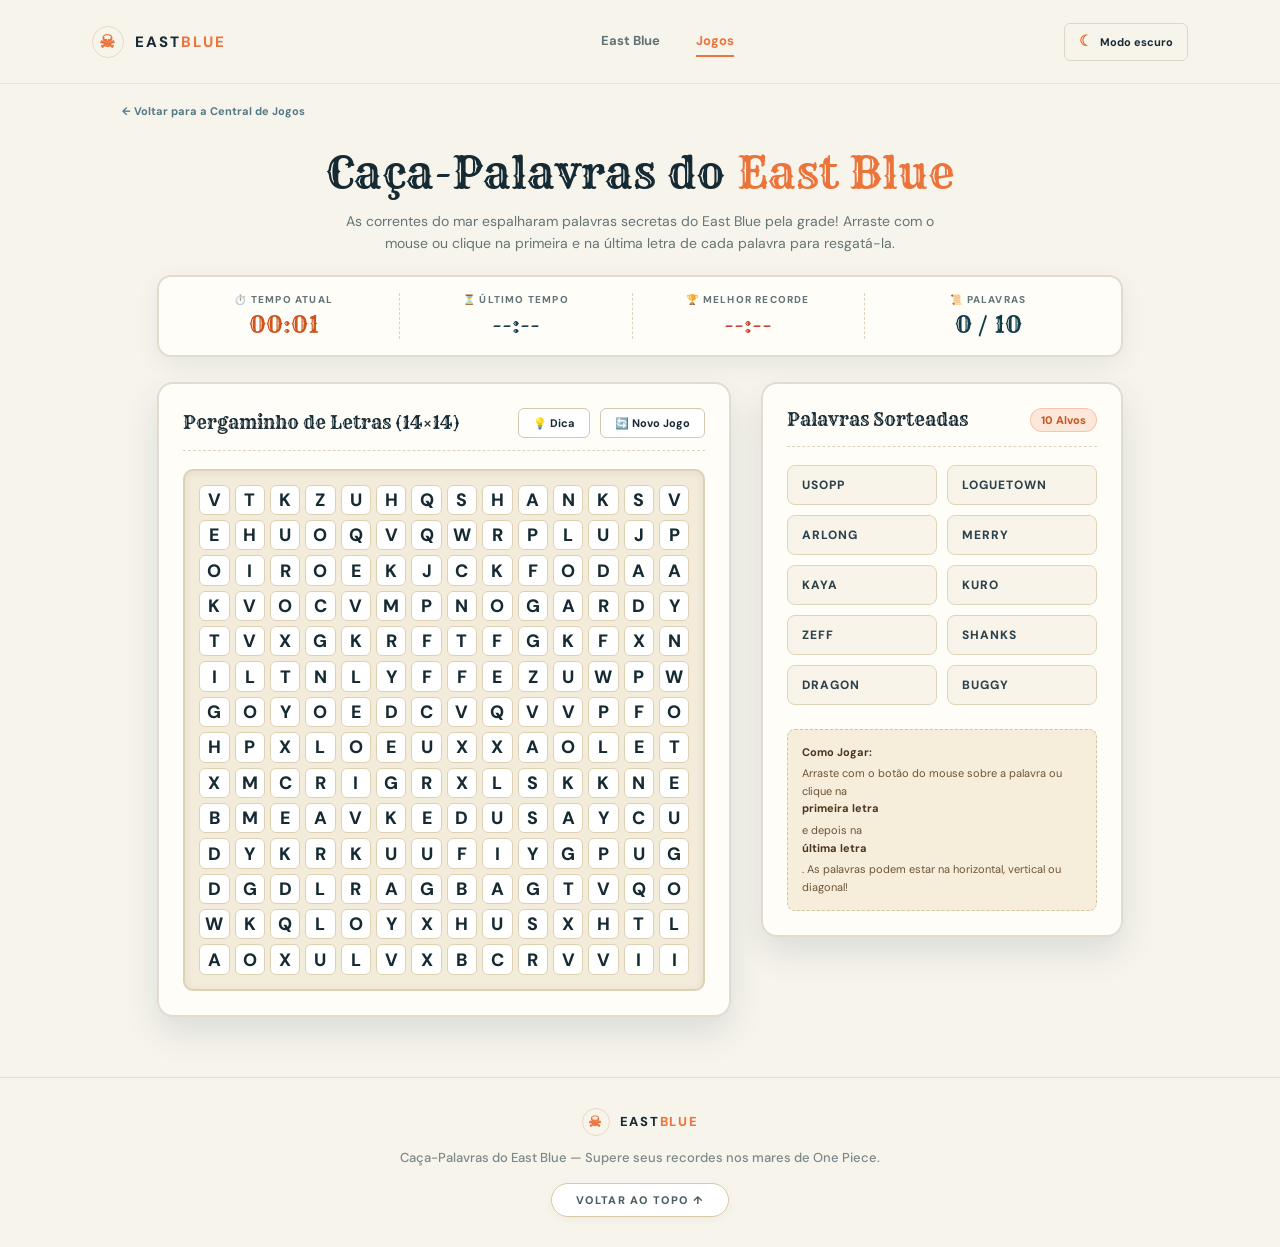
<file: cacapalavras.html>
<!doctype html>
<html lang="pt-BR">
<head>
	<meta charset="utf-8">
	<meta name="viewport" content="width=device-width, initial-scale=1">
	<meta name="theme-color" content="#f7f4ec">
	<meta name="description" content="Caça-Palavras do East Blue: Encontre os nomes dos piratas e ilhas de One Piece numa grade aleatória com cronômetro e recordes!">
	<title>Caça-Palavras do East Blue — One Piece</title>
	<link rel="preconnect" href="https://fonts.googleapis.com">
	<link rel="preconnect" href="https://fonts.gstatic.com" crossorigin>
	<link href="https://fonts.googleapis.com/css2?family=DM+Sans:wght@400;500;600;700;800&family=Rye&display=swap" rel="stylesheet">
	<link rel="stylesheet" href="shared.css">
	<link rel="stylesheet" href="cacapalavras.css">
	<script src="cacapalavras.js" defer></script>
	<script>
		// Sincronização do tema escuro/claro
		document.addEventListener("DOMContentLoaded", () => {
			const themeToggle = document.querySelector("#theme-toggle");
			const themeIcon = themeToggle?.querySelector(".theme-icon");
			const themeLabel = themeToggle?.querySelector(".theme-label");

			function setTheme(isDark) {
				document.documentElement.dataset.theme = isDark ? "dark" : "light";
				if (themeToggle) {
					themeToggle.setAttribute("aria-pressed", String(isDark));
					themeToggle.setAttribute("aria-label", isDark ? "Ativar modo claro" : "Ativar modo escuro");
				}
				if (themeIcon) themeIcon.textContent = isDark ? "☀" : "☾";
				if (themeLabel) themeLabel.textContent = isDark ? "Modo claro" : "Modo escuro";
			}

			try {
				setTheme(localStorage.getItem("grand-line-theme") === "dark");
			} catch {
				setTheme(false);
			}

			if (themeToggle) {
				themeToggle.addEventListener("click", () => {
					const isDark = document.documentElement.dataset.theme !== "dark";
					setTheme(isDark);
					try {
						localStorage.setItem("grand-line-theme", isDark ? "dark" : "light");
					} catch {}
				});
			}
		});
	</script>
</head>
<body>
	<!-- CANVAS PARA AS EXPLOSÕES DE COMEMORAÇÃO DE RECORDE -->
	<canvas id="fireworks-canvas"></canvas>

	<!-- HEADER COMPARTILHADO -->
	<header class="site-header">
		<a class="brand" href="index.html" aria-label="East Blue, início">
			<span class="brand-mark" aria-hidden="true">☠</span>
			<span>EAST<span class="brand-light">BLUE</span></span>
		</a>
		<nav class="main-nav" aria-label="Navegação principal">
			<a href="index.html">East Blue</a>
			<a href="jogos.html" class="nav-active">Jogos</a>
		</nav>
		<div class="header-actions">
			<button class="theme-toggle" id="theme-toggle" type="button" aria-label="Ativar modo escuro" aria-pressed="false">
				<span class="theme-icon" aria-hidden="true">☾</span><span class="theme-label">Modo escuro</span>
			</button>
		</div>
	</header>

	<!-- BARRA DE VOLTA -->
	<div class="game-top-bar">
		<a href="jogos.html" class="back-link">
			← Voltar para a Central de Jogos
		</a>
	</div>

	<!-- HERO DO JOGO -->
	<section class="ws-hero">
		<h1>Caça-Palavras do <span>East Blue</span></h1>
		<p>
			As correntes do mar espalharam palavras secretas do East Blue pela grade! 
			Arraste com o mouse ou clique na primeira e na última letra de cada palavra para resgatá-la.
		</p>
	</section>

	<!-- PLACAR DE TEMPO & RECORDES -->
	<div class="scoreboard-wrap">
		<div class="scoreboard">
			<div class="score-item">
				<span class="score-label">⏱️ Tempo Atual</span>
				<div class="score-value timer" id="timer-display">00:00</div>
			</div>
			<div class="score-item">
				<span class="score-label">⏳ Último Tempo</span>
				<div class="score-value" id="last-time-display">--:--</div>
			</div>
			<div class="score-item">
				<span class="score-label">🏆 Melhor Recorde</span>
				<div class="score-value record" id="record-display">--:--</div>
			</div>
			<div class="score-item">
				<span class="score-label">📜 Palavras</span>
				<div class="score-value" id="words-count">0 / 10</div>
			</div>
		</div>
	</div>

	<!-- ÁREA DO JOGO (GRADE + LISTA DE PALAVRAS) -->
	<main class="game-workspace">
		<!-- TABULEIRO / GRADE -->
		<div class="board-container">
			<div class="board-header">
				<h3>Pergaminho de Letras (14×14)</h3>
				<div class="board-controls">
					<button class="btn-ctrl" id="btn-hint" title="Mostra a primeira letra de uma palavra que falta">
						💡 Dica
					</button>
					<button class="btn-ctrl" id="btn-new-game" title="Gera um novo caça-palavras aleatório">
						🔄 Novo Jogo
					</button>
				</div>
			</div>
			<div class="word-grid" id="word-grid"></div>
		</div>

		<!-- LISTA DE PALAVRAS A ENCONTRAR -->
		<aside class="words-sidebar">
			<div class="sidebar-header">
				<h3>Palavras Sorteadas</h3>
				<span class="words-counter-badge">10 Alvos</span>
			</div>
			<ul class="words-list" id="words-list"></ul>
			<div class="game-instructions-box">
				<strong>Como Jogar:</strong>
				Arraste com o botão do mouse sobre a palavra ou clique na <strong>primeira letra</strong> e depois na <strong>última letra</strong>. As palavras podem estar na horizontal, vertical ou diagonal!
			</div>
		</aside>
	</main>

	<!-- MODAL DE VITÓRIA / NOVO RECORDE -->
	<div class="victory-modal-overlay" id="victory-modal" role="dialog" aria-modal="true">
		<div class="victory-card">
			<div class="victory-badge-top" id="victory-badge">🏆 VITÓRIA NOS MARES!</div>
			<h2 id="victory-title">PARABÉNS! VOCÊ BATEU O RECORDE!</h2>
			<p id="victory-desc">
				Você encontrou todas as palavras da grade em tempo recorde!
			</p>
			<div class="victory-stats-grid">
				<div class="v-stat highlight">
					<strong>Seu Tempo</strong>
					<span id="victory-time">00:00</span>
				</div>
				<div class="v-stat">
					<strong>Recorde Histórico</strong>
					<span id="victory-record">00:00</span>
				</div>
			</div>
			<div class="victory-actions">
				<button class="btn-ctrl" id="btn-play-again" style="padding:12px 24px; font-size:13px; background:var(--orange); color:#fff; border:none;">
					🔄 Jogar Novamente
				</button>
				<a href="jogos.html" class="btn-ctrl" style="padding:12px 20px; font-size:13px; text-decoration:none;">
					← Central de Jogos
				</a>
			</div>
		</div>
	</div>

	<!-- FOOTER -->
	<footer class="site-footer" style="margin-top:auto;">
		<a class="brand footer-brand" href="index.html">
			<span class="brand-mark" aria-hidden="true">☠</span>
			<span>EAST<span class="brand-light">BLUE</span></span>
		</a>
		<p>Caça-Palavras do East Blue — Supere seus recordes nos mares de One Piece.</p>
		<a href="#" onclick="window.scrollTo({top:0, behavior:'smooth'}); return false;" class="back-top">VOLTAR AO TOPO ↑</a>
	</footer>
</body>
</html>
</file>
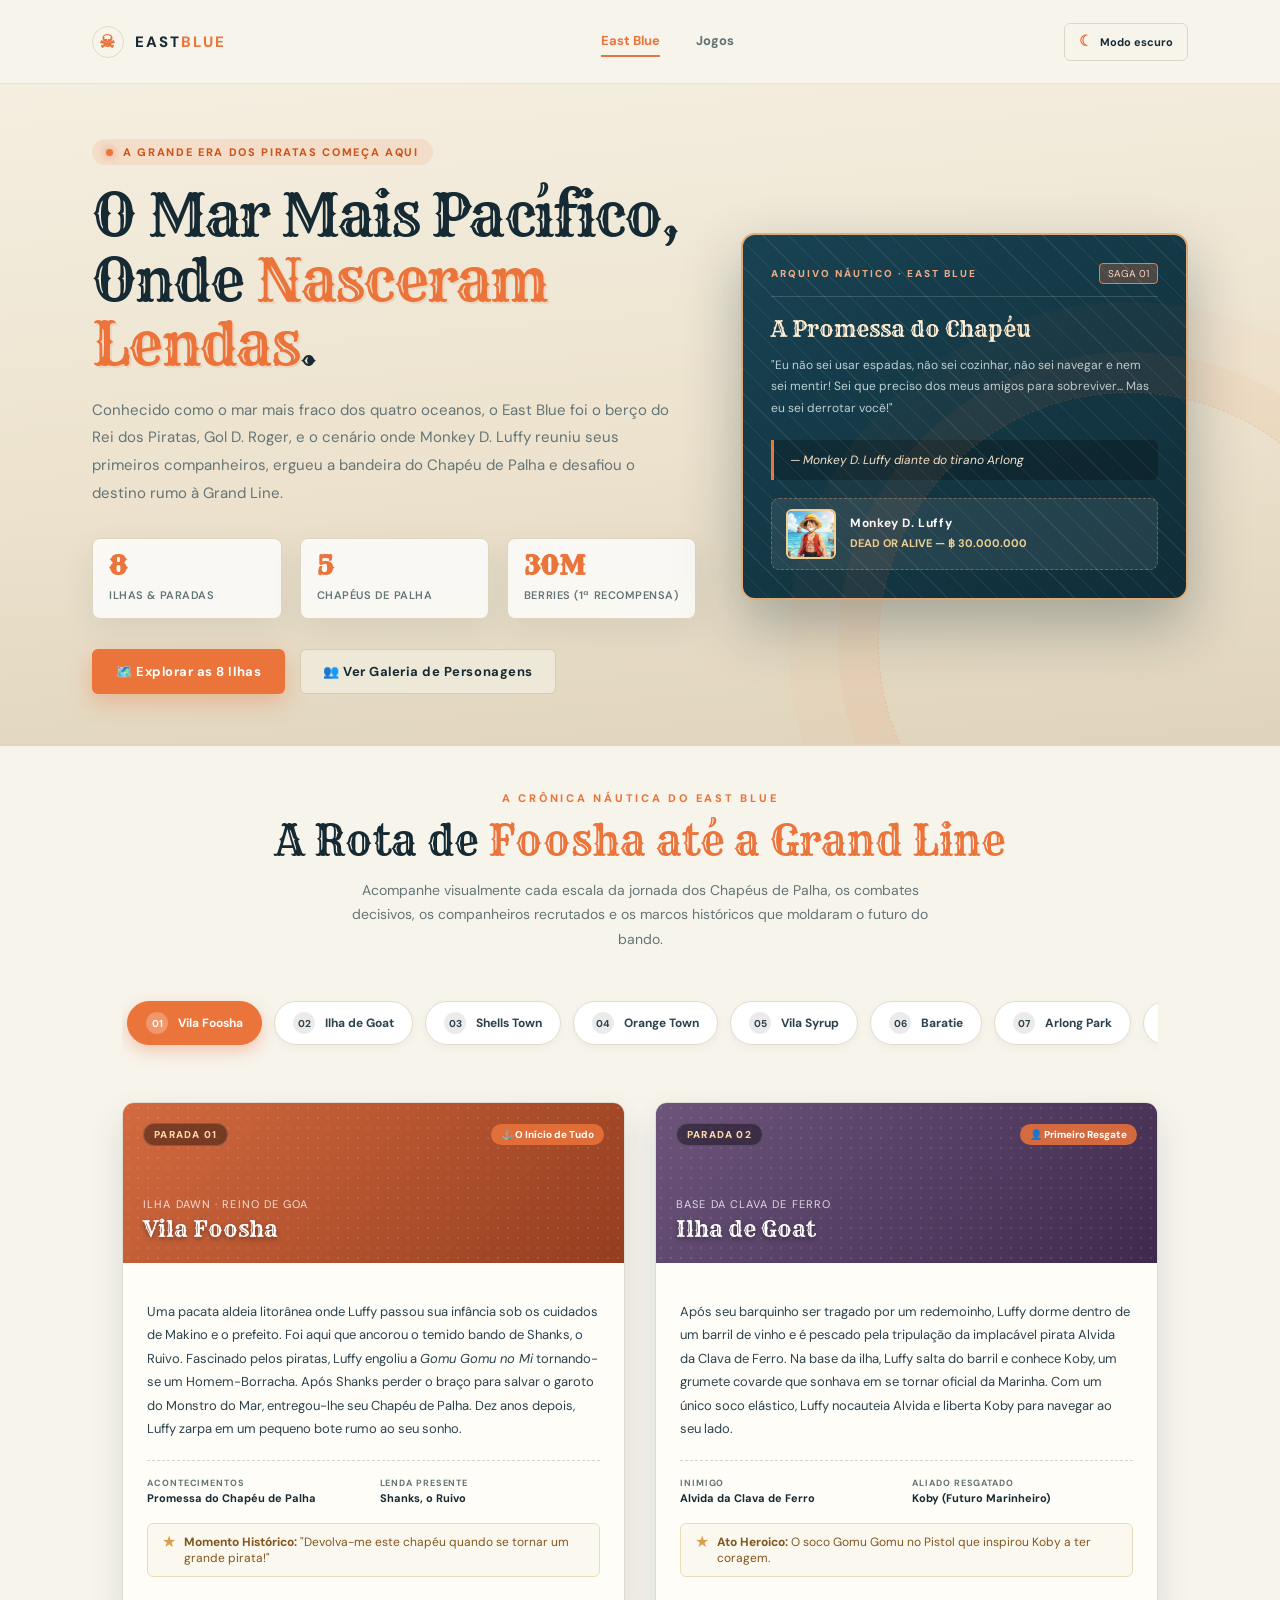
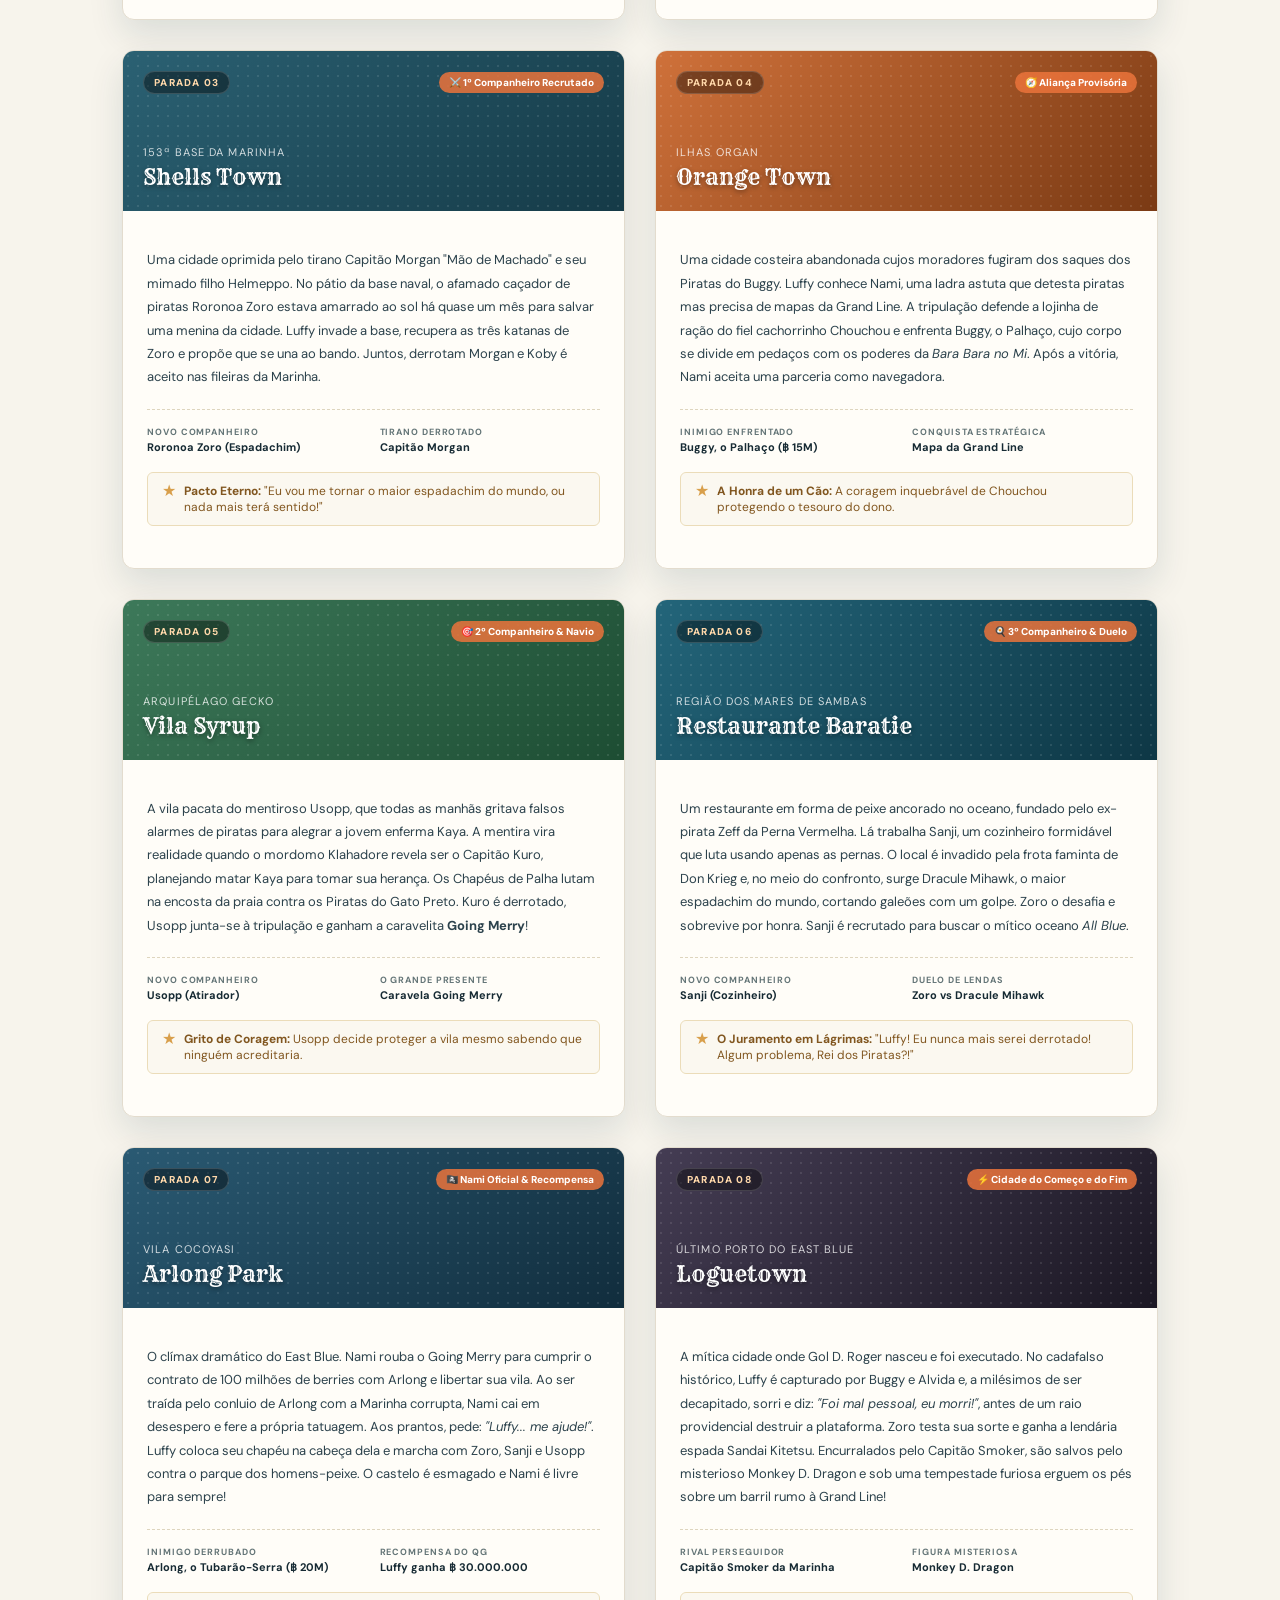
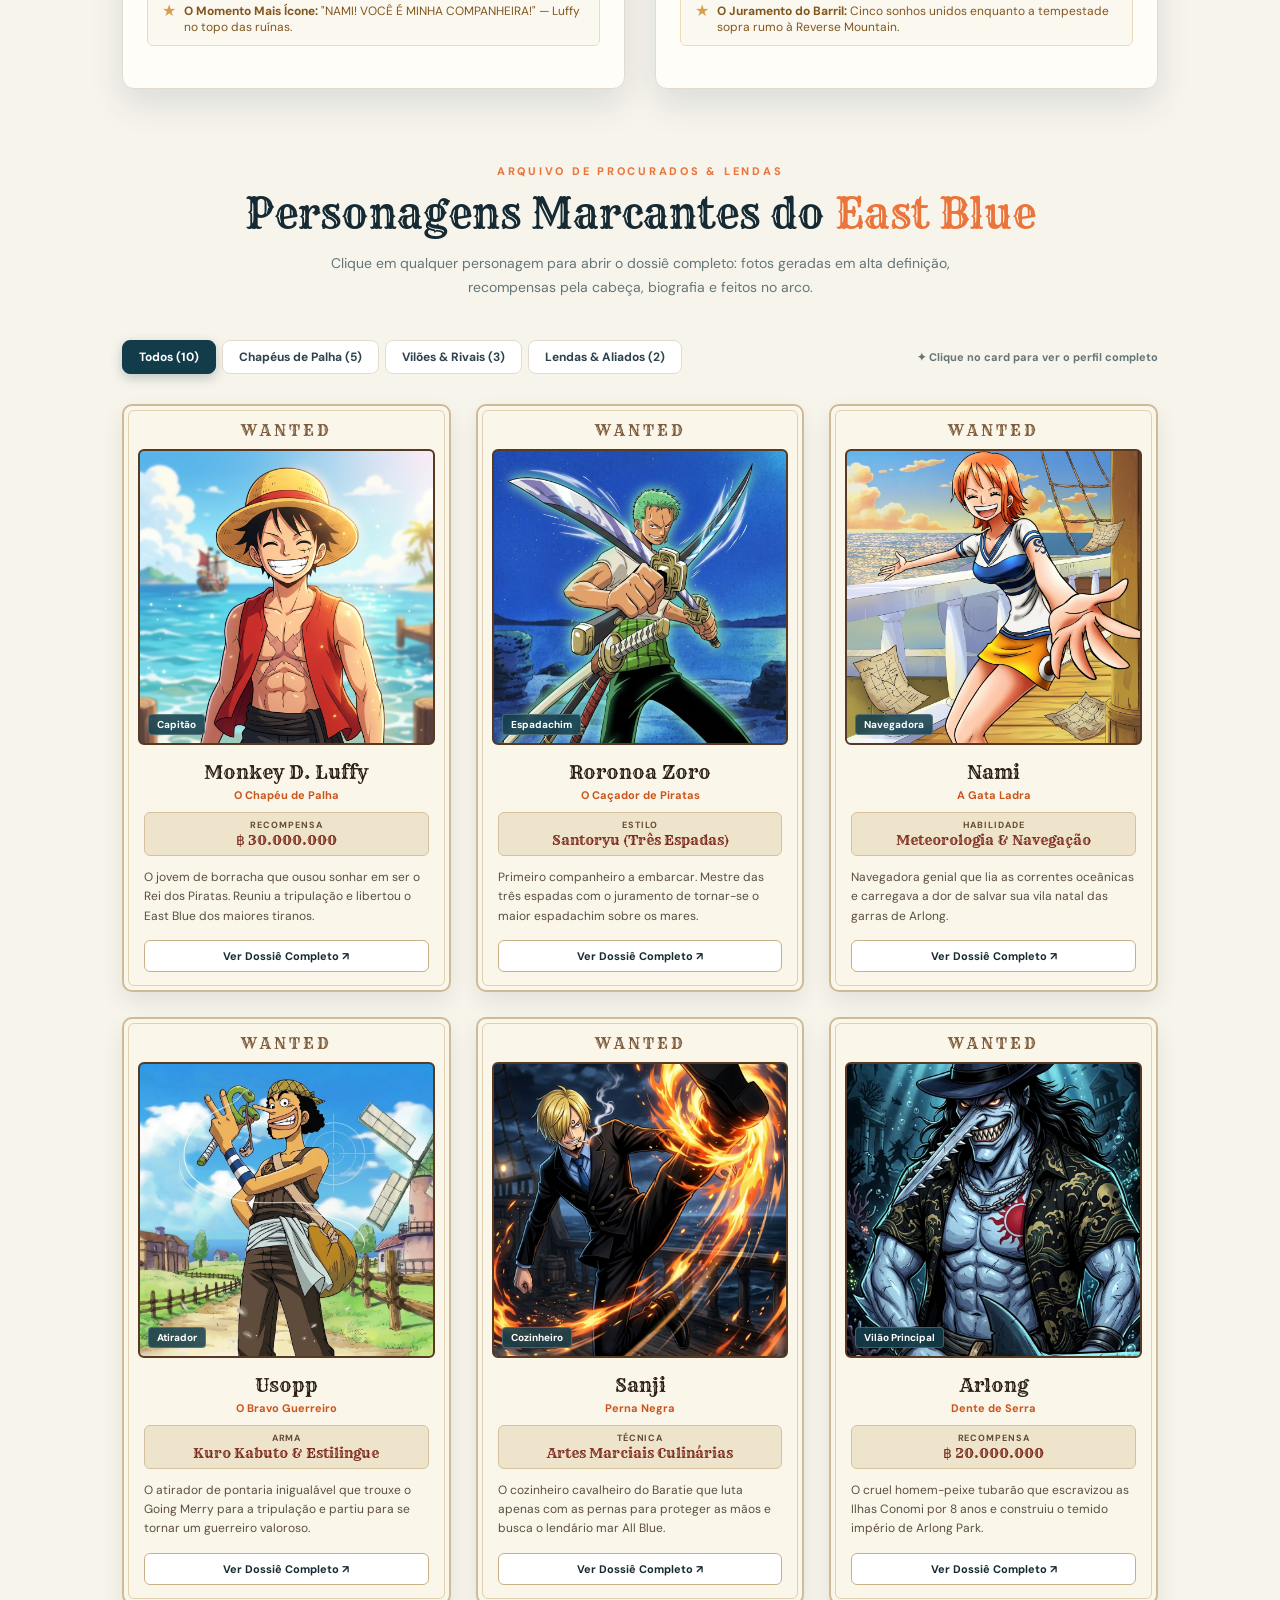
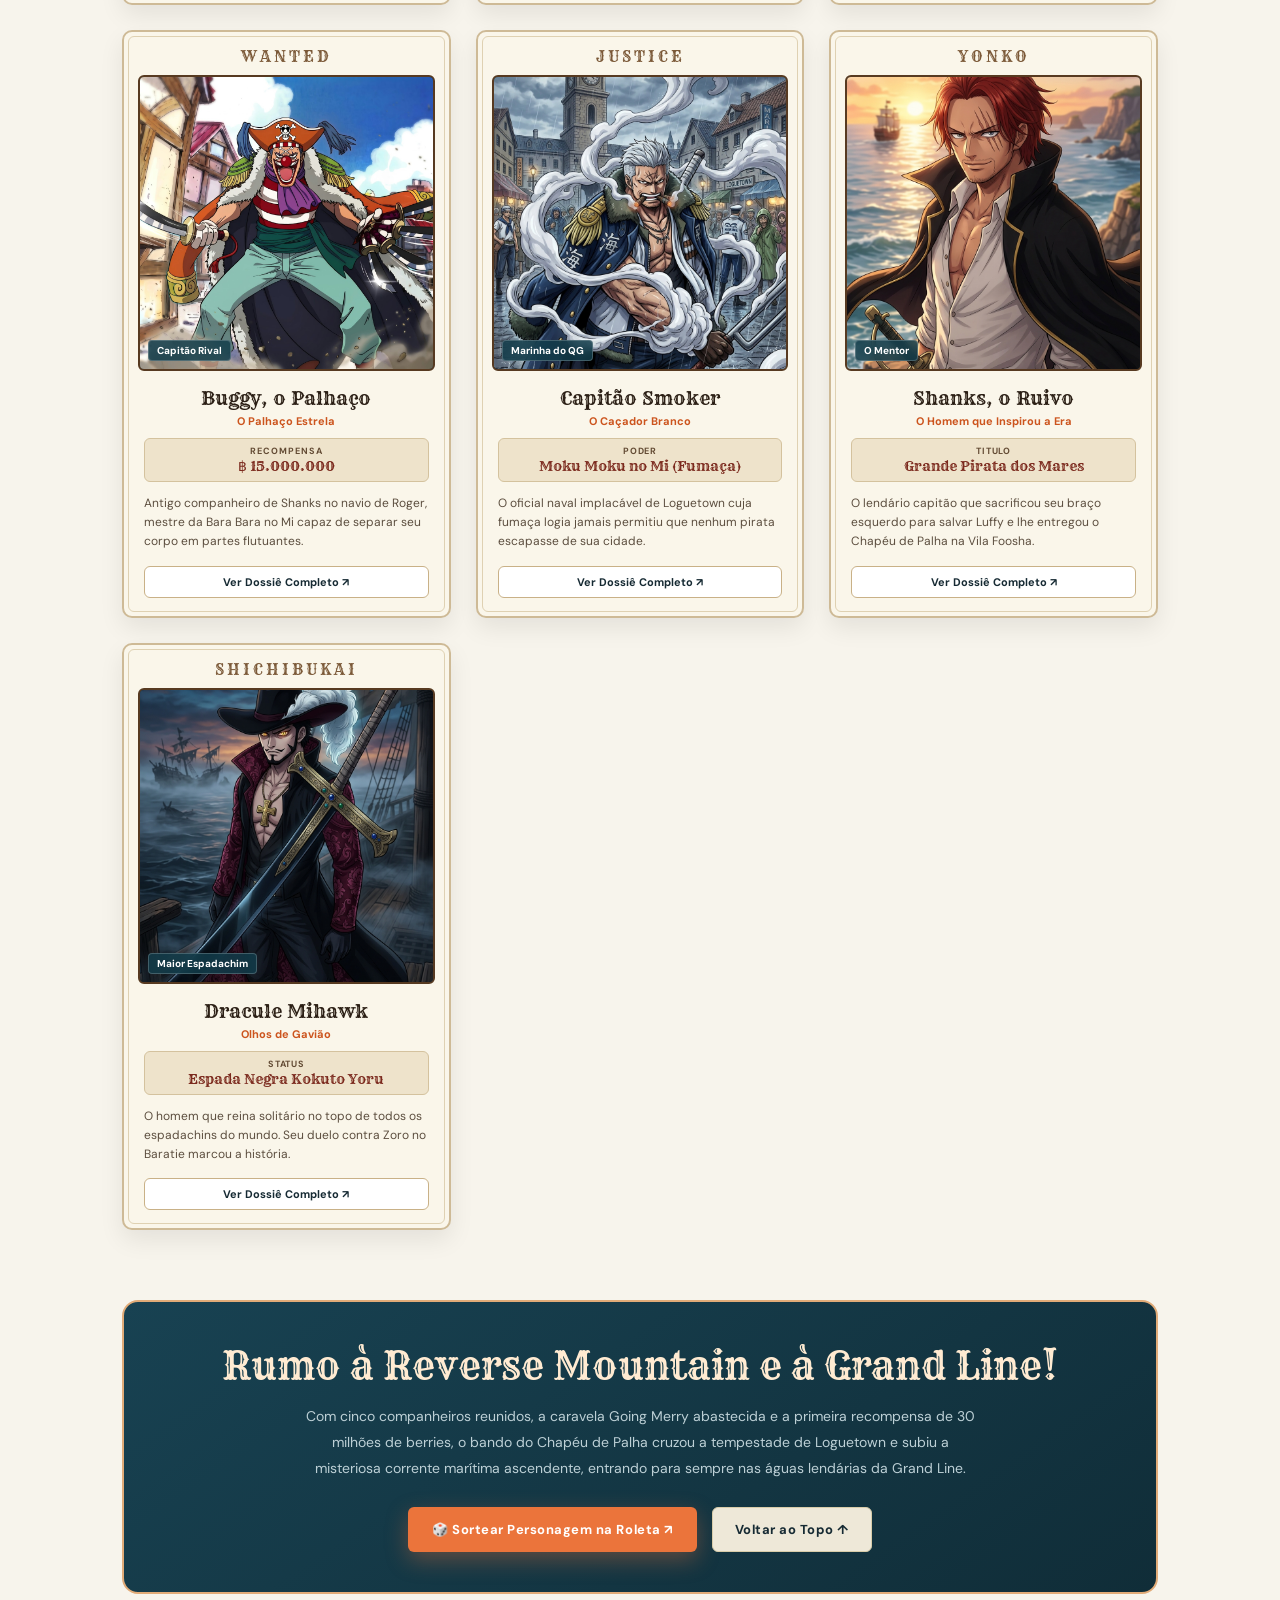
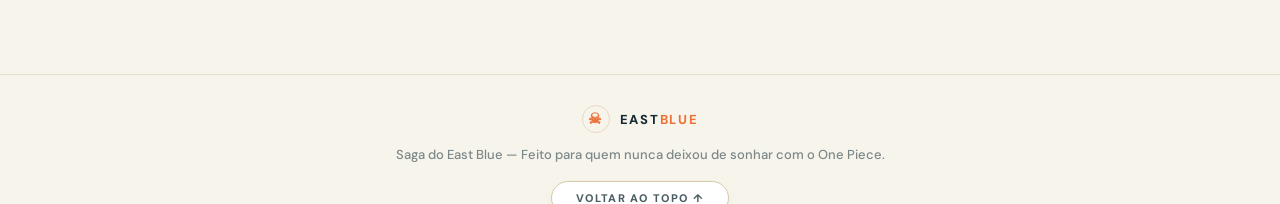
<file: grandline.html>
<!doctype html>
<html lang="pt-BR">
<head>
	<meta charset="utf-8">
	<meta http-equiv="refresh" content="0; url=index.html">
	<title>Redirecionando...</title>
	<link rel="canonical" href="index.html">
</head>
<body>
	<p>Redirecionando para <a href="index.html">East Blue</a>...</p>
</body>
</html>
</file>
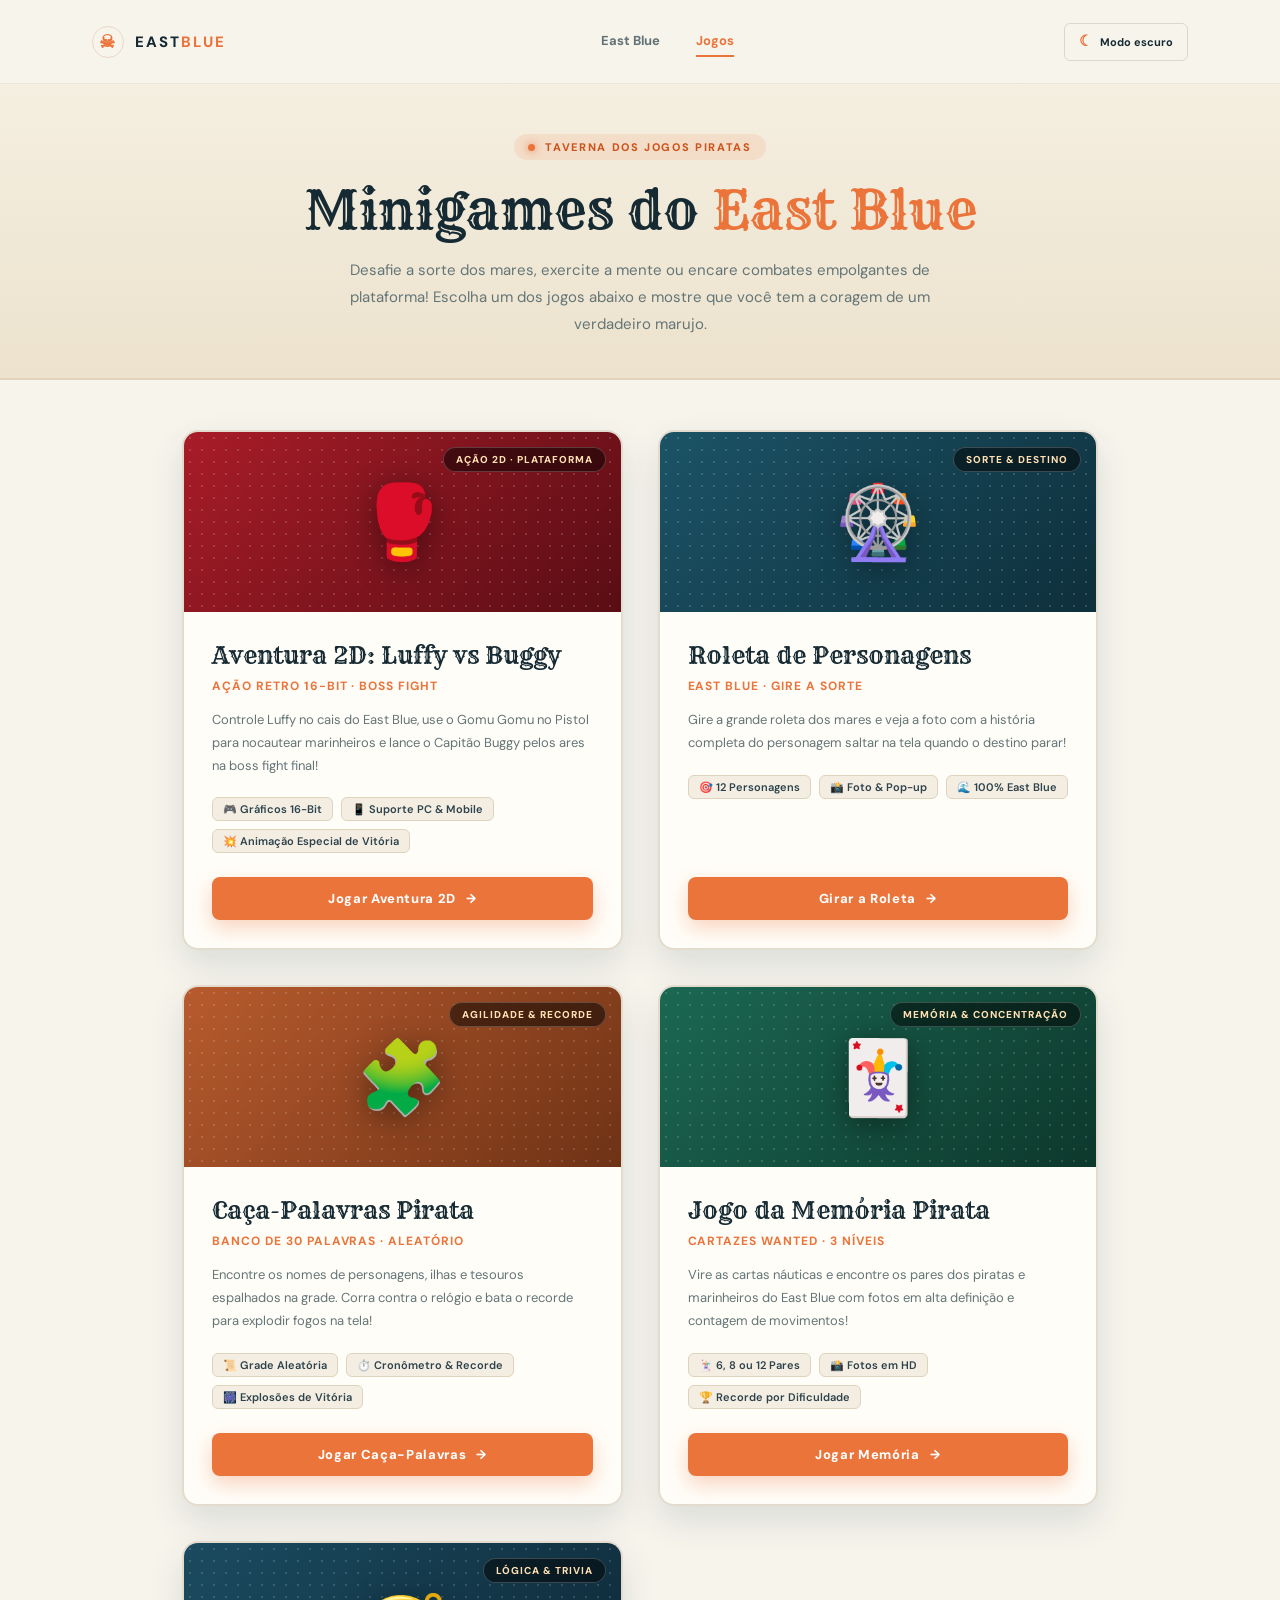
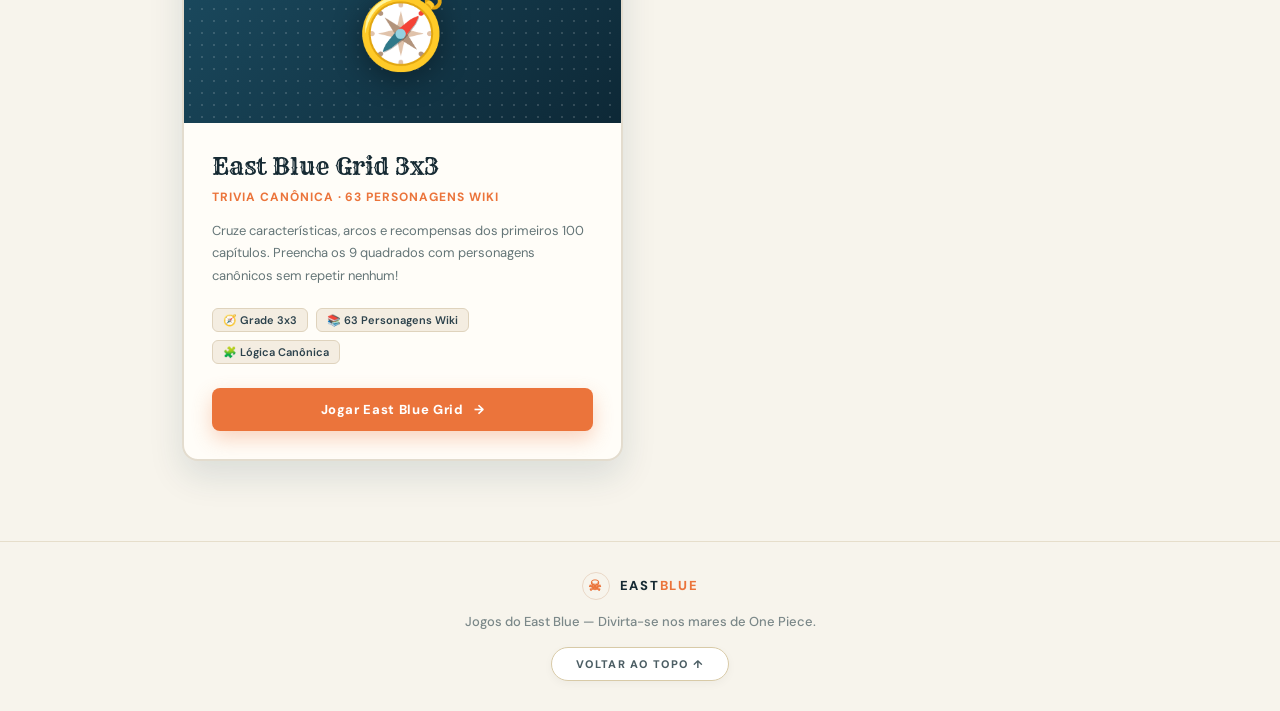
<file: jogos.html>
<!doctype html>
<html lang="pt-BR">
<head>
	<meta charset="utf-8">
	<meta name="viewport" content="width=device-width, initial-scale=1">
	<meta name="theme-color" content="#f7f4ec">
	<meta name="description" content="Central de Jogos do East Blue: Gire a Roleta dos Piratas, jogue o Caça-Palavras, o Jogo da Memória ou a emocionante Aventura 2D de Plataforma!">
	<title>Jogos do East Blue — One Piece</title>
	<link rel="preconnect" href="https://fonts.googleapis.com">
	<link rel="preconnect" href="https://fonts.gstatic.com" crossorigin>
	<link href="https://fonts.googleapis.com/css2?family=DM+Sans:wght@400;500;600;700;800&family=Rye&display=swap" rel="stylesheet">
	<link rel="stylesheet" href="shared.css">
	<link rel="stylesheet" href="jogos.css">
	<script>
		// Sincronização do tema escuro/claro
		document.addEventListener("DOMContentLoaded", () => {
			const themeToggle = document.querySelector("#theme-toggle");
			const themeIcon = themeToggle?.querySelector(".theme-icon");
			const themeLabel = themeToggle?.querySelector(".theme-label");

			function setTheme(isDark) {
				document.documentElement.dataset.theme = isDark ? "dark" : "light";
				if (themeToggle) {
					themeToggle.setAttribute("aria-pressed", String(isDark));
					themeToggle.setAttribute("aria-label", isDark ? "Ativar modo claro" : "Ativar modo escuro");
				}
				if (themeIcon) themeIcon.textContent = isDark ? "☀" : "☾";
				if (themeLabel) themeLabel.textContent = isDark ? "Modo claro" : "Modo escuro";
			}

			try {
				setTheme(localStorage.getItem("grand-line-theme") === "dark");
			} catch {
				setTheme(false);
			}

			if (themeToggle) {
				themeToggle.addEventListener("click", () => {
					const isDark = document.documentElement.dataset.theme !== "dark";
					setTheme(isDark);
					try {
						localStorage.setItem("grand-line-theme", isDark ? "dark" : "light");
					} catch {}
				});
			}
		});
	</script>
</head>
<body>
	<!-- HEADER COMPARTILHADO -->
	<header class="site-header">
		<a class="brand" href="index.html" aria-label="East Blue, início">
			<span class="brand-mark" aria-hidden="true">☠</span>
			<span>EAST<span class="brand-light">BLUE</span></span>
		</a>
		<nav class="main-nav" aria-label="Navegação principal">
			<a href="index.html">East Blue</a>
			<a href="jogos.html" class="nav-active">Jogos</a>
		</nav>
		<div class="header-actions">
			<button class="theme-toggle" id="theme-toggle" type="button" aria-label="Ativar modo escuro" aria-pressed="false">
				<span class="theme-icon" aria-hidden="true">☾</span><span class="theme-label">Modo escuro</span>
			</button>
		</div>
	</header>

	<!-- HERO DE JOGOS -->
	<section class="jogos-hero">
		<div class="hero-tag">
			<span class="dot"></span>
			Taverna dos Jogos Piratas
		</div>
		<h1>Minigames do <span>East Blue</span></h1>
		<p>
			Desafie a sorte dos mares, exercite a mente ou encare combates empolgantes de plataforma! 
			Escolha um dos jogos abaixo e mostre que você tem a coragem de um verdadeiro marujo.
		</p>
	</section>

	<!-- GRID DE JOGOS -->
	<main class="jogos-container">
		<div class="jogos-grid">
			<!-- CARD 1: AVENTURA 2D DE PLATAFORMA -->
			<a href="aventura2d.html" class="game-hub-card">
				<div class="game-card-banner aventura">
					<span class="badge-floating">AÇÃO 2D · PLATAFORMA</span>
					<div class="banner-icon-large">🥊</div>
				</div>
				<div class="game-card-content">
					<div>
						<h2>Aventura 2D: Luffy vs Buggy</h2>
						<span class="game-subtitle">Ação Retro 16-Bit · Boss Fight</span>
						<p>
							Controle Luffy no cais do East Blue, use o Gomu Gomu no Pistol para nocautear marinheiros e lance o Capitão Buggy pelos ares na boss fight final!
						</p>
						<div class="game-tags">
							<span class="tag-pill">🎮 Gráficos 16-Bit</span>
							<span class="tag-pill">📱 Suporte PC & Mobile</span>
							<span class="tag-pill">💥 Animação Especial de Vitória</span>
						</div>
					</div>
					<div class="btn-play-game">
						Jogar Aventura 2D <span>→</span>
					</div>
				</div>
			</a>

			<!-- CARD 2: ROLETA -->
			<a href="roleta.html" class="game-hub-card">
				<div class="game-card-banner roleta">
					<span class="badge-floating">SORTE & DESTINO</span>
					<div class="banner-icon-large">🎡</div>
				</div>
				<div class="game-card-content">
					<div>
						<h2>Roleta de Personagens</h2>
						<span class="game-subtitle">East Blue · Gire a Sorte</span>
						<p>
							Gire a grande roleta dos mares e veja a foto com a história completa do personagem saltar na tela quando o destino parar!
						</p>
						<div class="game-tags">
							<span class="tag-pill">🎯 12 Personagens</span>
							<span class="tag-pill">📸 Foto & Pop-up</span>
							<span class="tag-pill">🌊 100% East Blue</span>
						</div>
					</div>
					<div class="btn-play-game">
						Girar a Roleta <span>→</span>
					</div>
				</div>
			</a>

			<!-- CARD 3: CAÇA-PALAVRAS -->
			<a href="cacapalavras.html" class="game-hub-card">
				<div class="game-card-banner cacapalavras">
					<span class="badge-floating">AGILIDADE & RECORDE</span>
					<div class="banner-icon-large">🧩</div>
				</div>
				<div class="game-card-content">
					<div>
						<h2>Caça-Palavras Pirata</h2>
						<span class="game-subtitle">Banco de 30 Palavras · Aleatório</span>
						<p>
							Encontre os nomes de personagens, ilhas e tesouros espalhados na grade. Corra contra o relógio e bata o recorde para explodir fogos na tela!
						</p>
						<div class="game-tags">
							<span class="tag-pill">📜 Grade Aleatória</span>
							<span class="tag-pill">⏱️ Cronômetro & Recorde</span>
							<span class="tag-pill">🎆 Explosões de Vitória</span>
						</div>
					</div>
					<div class="btn-play-game">
						Jogar Caça-Palavras <span>→</span>
					</div>
				</div>
			</a>

			<!-- CARD 4: JOGO DA MEMÓRIA -->
			<a href="memoria.html" class="game-hub-card">
				<div class="game-card-banner memoria">
					<span class="badge-floating">MEMÓRIA & CONCENTRAÇÃO</span>
					<div class="banner-icon-large">🃏</div>
				</div>
				<div class="game-card-content">
					<div>
						<h2>Jogo da Memória Pirata</h2>
						<span class="game-subtitle">Cartazes WANTED · 3 Níveis</span>
						<p>
							Vire as cartas náuticas e encontre os pares dos piratas e marinheiros do East Blue com fotos em alta definição e contagem de movimentos!
						</p>
						<div class="game-tags">
							<span class="tag-pill">🃏 6, 8 ou 12 Pares</span>
							<span class="tag-pill">📸 Fotos em HD</span>
							<span class="tag-pill">🏆 Recorde por Dificuldade</span>
						</div>
					</div>
					<div class="btn-play-game">
						Jogar Memória <span>→</span>
					</div>
				</div>
			</a>

			<!-- CARD 5: EAST BLUE GRID (TRIVIA 3X3) -->
			<a href="grid.html" class="game-hub-card">
				<div class="game-card-banner grid-trivia">
					<span class="badge-floating">LÓGICA & TRIVIA</span>
					<div class="banner-icon-large">🧭</div>
				</div>
				<div class="game-card-content">
					<div>
						<h2>East Blue Grid 3x3</h2>
						<span class="game-subtitle">Trivia Canônica · 63 Personagens Wiki</span>
						<p>
							Cruze características, arcos e recompensas dos primeiros 100 capítulos. Preencha os 9 quadrados com personagens canônicos sem repetir nenhum!
						</p>
						<div class="game-tags">
							<span class="tag-pill">🧭 Grade 3x3</span>
							<span class="tag-pill">📚 63 Personagens Wiki</span>
							<span class="tag-pill">🧩 Lógica Canônica</span>
						</div>
					</div>
					<div class="btn-play-game">
						Jogar East Blue Grid <span>→</span>
					</div>
				</div>
			</a>
		</div>
	</main>

	<!-- FOOTER -->
	<footer class="site-footer" style="margin-top:auto;">
		<a class="brand footer-brand" href="index.html">
			<span class="brand-mark" aria-hidden="true">☠</span>
			<span>EAST<span class="brand-light">BLUE</span></span>
		</a>
		<p>Jogos do East Blue — Divirta-se nos mares de One Piece.</p>
		<a href="#" onclick="window.scrollTo({top:0, behavior:'smooth'}); return false;" class="back-top">VOLTAR AO TOPO ↑</a>
	</footer>
</body>
</html>
</file>
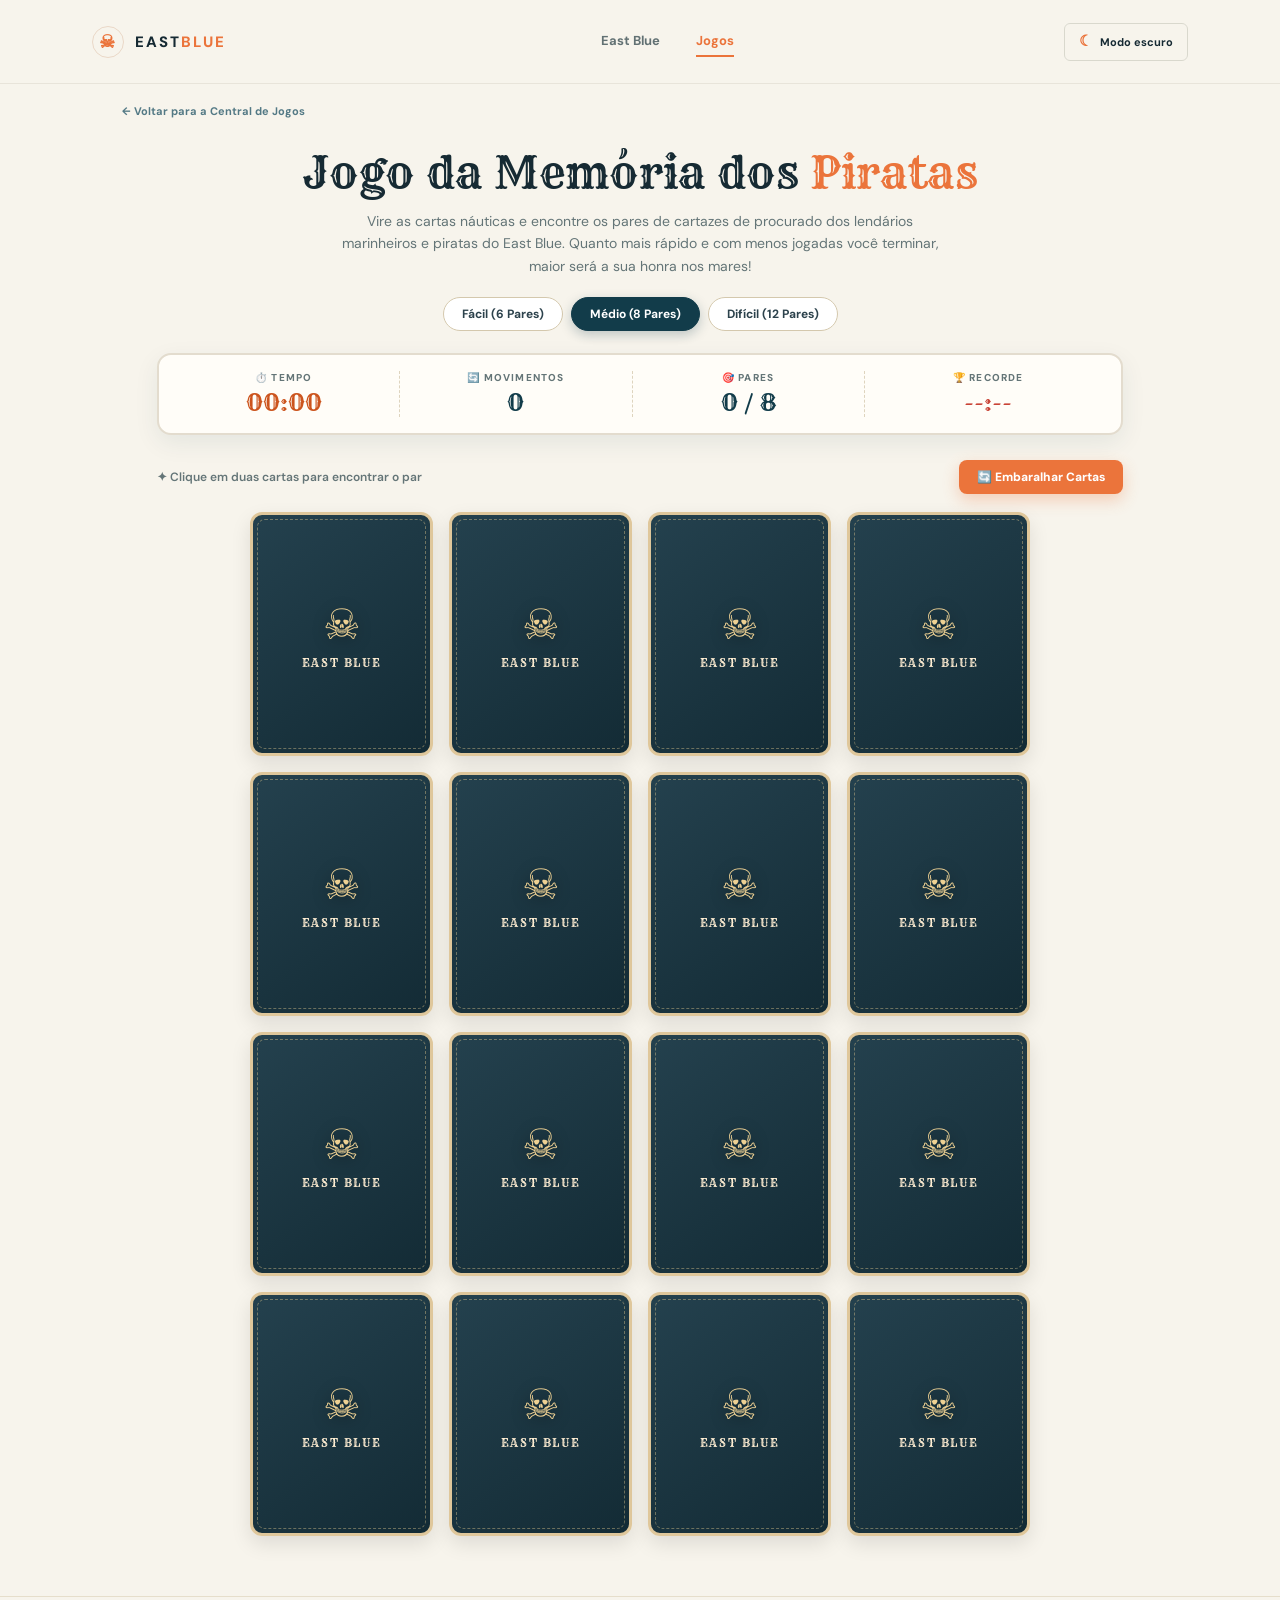
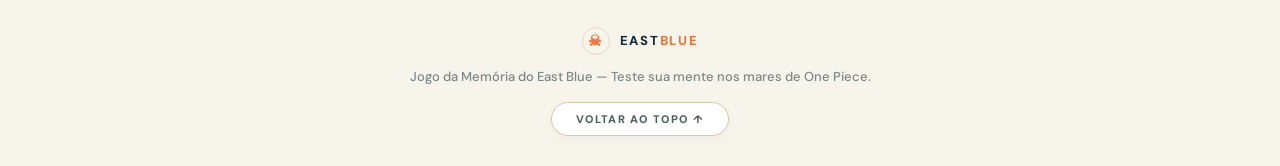
<file: memoria.html>
<!doctype html>
<html lang="pt-BR">
<head>
	<meta charset="utf-8">
	<meta name="viewport" content="width=device-width, initial-scale=1">
	<meta name="theme-color" content="#f7f4ec">
	<meta name="description" content="Jogo da Memória dos Piratas do East Blue: Encontre os pares dos cartazes de procurado com fotos em alta definição, cronômetro e recordes!">
	<title>Jogo da Memória do East Blue — One Piece</title>
	<link rel="preconnect" href="https://fonts.googleapis.com">
	<link rel="preconnect" href="https://fonts.gstatic.com" crossorigin>
	<link href="https://fonts.googleapis.com/css2?family=DM+Sans:wght@400;500;600;700;800&family=Rye&display=swap" rel="stylesheet">
	<link rel="stylesheet" href="shared.css">
	<link rel="stylesheet" href="memoria.css">
	<script src="memoria.js" defer></script>
	<script>
		// Sincronização do tema escuro/claro
		document.addEventListener("DOMContentLoaded", () => {
			const themeToggle = document.querySelector("#theme-toggle");
			const themeIcon = themeToggle?.querySelector(".theme-icon");
			const themeLabel = themeToggle?.querySelector(".theme-label");

			function setTheme(isDark) {
				document.documentElement.dataset.theme = isDark ? "dark" : "light";
				if (themeToggle) {
					themeToggle.setAttribute("aria-pressed", String(isDark));
					themeToggle.setAttribute("aria-label", isDark ? "Ativar modo claro" : "Ativar modo escuro");
				}
				if (themeIcon) themeIcon.textContent = isDark ? "☀" : "☾";
				if (themeLabel) themeLabel.textContent = isDark ? "Modo claro" : "Modo escuro";
			}

			try {
				setTheme(localStorage.getItem("grand-line-theme") === "dark");
			} catch {
				setTheme(false);
			}

			if (themeToggle) {
				themeToggle.addEventListener("click", () => {
					const isDark = document.documentElement.dataset.theme !== "dark";
					setTheme(isDark);
					try {
						localStorage.setItem("grand-line-theme", isDark ? "dark" : "light");
					} catch {}
				});
			}
		});
	</script>
</head>
<body>
	<!-- CANVAS PARA AS EXPLOSÕES DE COMEMORAÇÃO DE RECORDE -->
	<canvas id="fireworks-canvas"></canvas>

	<!-- HEADER COMPARTILHADO -->
	<header class="site-header">
		<a class="brand" href="index.html" aria-label="East Blue, início">
			<span class="brand-mark" aria-hidden="true">☠</span>
			<span>EAST<span class="brand-light">BLUE</span></span>
		</a>
		<nav class="main-nav" aria-label="Navegação principal">
			<a href="index.html">East Blue</a>
			<a href="jogos.html" class="nav-active">Jogos</a>
		</nav>
		<div class="header-actions">
			<button class="theme-toggle" id="theme-toggle" type="button" aria-label="Ativar modo escuro" aria-pressed="false">
				<span class="theme-icon" aria-hidden="true">☾</span><span class="theme-label">Modo escuro</span>
			</button>
		</div>
	</header>

	<!-- BARRA DE VOLTA -->
	<div class="game-top-bar">
		<a href="jogos.html" class="back-link">
			← Voltar para a Central de Jogos
		</a>
	</div>

	<!-- HERO DO JOGO -->
	<section class="memory-hero">
		<h1>Jogo da Memória dos <span>Piratas</span></h1>
		<p>
			Vire as cartas náuticas e encontre os pares de cartazes de procurado dos lendários marinheiros e piratas do East Blue. 
			Quanto mais rápido e com menos jogadas você terminar, maior será a sua honra nos mares!
		</p>
	</section>

	<!-- CONTROLES DE DIFICULDADE -->
	<div class="diff-controls" role="group" aria-label="Escolher dificuldade do jogo">
		<button class="diff-btn" data-diff="easy">Fácil (6 Pares)</button>
		<button class="diff-btn active" data-diff="medium">Médio (8 Pares)</button>
		<button class="diff-btn" data-diff="hard">Difícil (12 Pares)</button>
	</div>

	<!-- PLACAR DE PONTUAÇÃO & RECORDES -->
	<div class="memory-scoreboard-wrap">
		<div class="memory-scoreboard">
			<div class="score-item">
				<span class="score-label">⏱️ Tempo</span>
				<div class="score-value timer" id="timer-display">00:00</div>
			</div>
			<div class="score-item">
				<span class="score-label">🔄 Movimentos</span>
				<div class="score-value" id="moves-display">0</div>
			</div>
			<div class="score-item">
				<span class="score-label">🎯 Pares</span>
				<div class="score-value" id="pairs-display">0 / 8</div>
			</div>
			<div class="score-item">
				<span class="score-label">🏆 Recorde</span>
				<div class="score-value record" id="record-display">--:--</div>
			</div>
		</div>
	</div>

	<!-- TABULEIRO DE CARTAS -->
	<main class="board-section">
		<div class="board-action-bar">
			<span class="board-hint-text">✦ Clique em duas cartas para encontrar o par</span>
			<button class="btn-restart" id="btn-restart">
				🔄 Embaralhar Cartas
			</button>
		</div>
		<div class="memory-grid grid-medium" id="memory-grid"></div>
	</main>

	<!-- MODAL DE VITÓRIA / NOVO RECORDE -->
	<div class="victory-modal-overlay" id="victory-modal" role="dialog" aria-modal="true">
		<div class="victory-card">
			<div class="victory-badge-top" id="victory-badge">🏆 VITÓRIA NOS MARES!</div>
			<h2 id="victory-title">PARABÉNS! VOCÊ BATEU O RECORDE!</h2>
			<p id="victory-desc">
				Você encontrou todos os pares de piratas!
			</p>
			<div class="victory-stats-grid">
				<div class="v-stat highlight">
					<strong>Tempo Total</strong>
					<span id="victory-time">00:00</span>
				</div>
				<div class="v-stat">
					<strong>Movimentos</strong>
					<span id="victory-moves">0</span>
				</div>
				<div class="v-stat">
					<strong>Melhor Tempo</strong>
					<span id="victory-record">00:00</span>
				</div>
			</div>
			<div class="victory-actions">
				<button class="btn-restart" id="btn-play-again" style="padding:12px 24px; font-size:13px;">
					🔄 Jogar Novamente
				</button>
				<a href="jogos.html" class="btn-restart" style="padding:12px 20px; font-size:13px; text-decoration:none; background:var(--navy);">
					← Central de Jogos
				</a>
			</div>
		</div>
	</div>

	<!-- FOOTER -->
	<footer class="site-footer" style="margin-top:auto;">
		<a class="brand footer-brand" href="index.html">
			<span class="brand-mark" aria-hidden="true">☠</span>
			<span>EAST<span class="brand-light">BLUE</span></span>
		</a>
		<p>Jogo da Memória do East Blue — Teste sua mente nos mares de One Piece.</p>
		<a href="#" onclick="window.scrollTo({top:0, behavior:'smooth'}); return false;" class="back-top">VOLTAR AO TOPO ↑</a>
	</footer>
</body>
</html>
</file>
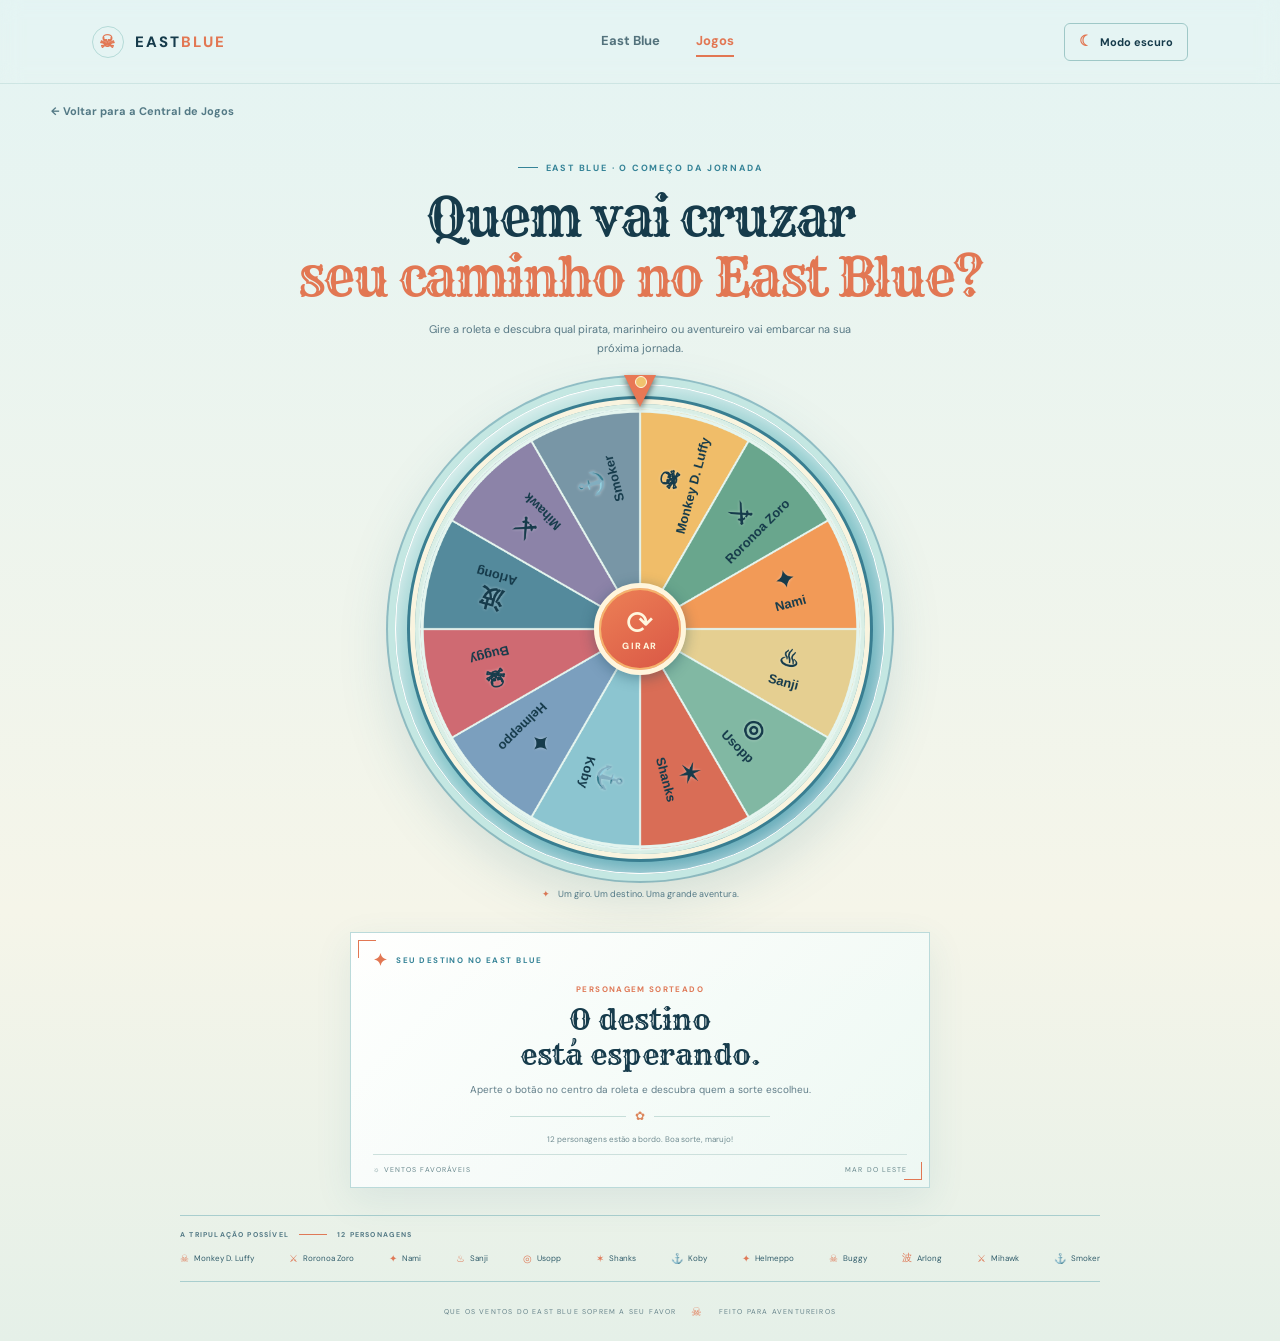
<file: roleta.html>
<!doctype html>
<html lang="pt-BR">
<head>
	<meta charset="utf-8">
	<meta name="viewport" content="width=device-width, initial-scale=1">
	<meta name="theme-color" content="#d9f0f2">
	<meta name="description" content="Gire a roleta de East Blue e descubra qual personagem vai cruzar seu caminho.">
	<title>Roleta de Personagens — East Blue | One Piece</title>
	<link rel="preconnect" href="https://fonts.googleapis.com">
	<link rel="preconnect" href="https://fonts.gstatic.com" crossorigin>
	<link href="https://fonts.googleapis.com/css2?family=DM+Sans:wght@400;500;600;700;800&family=Rye&display=swap" rel="stylesheet">
	<link rel="stylesheet" href="shared.css">
	<link rel="stylesheet" href="style.css">
	<script src="script.js" defer></script>
</head>
<body data-arc="east-blue">
	<!-- HEADER COMPARTILHADO -->
	<header class="site-header">
		<a class="brand" href="index.html" aria-label="East Blue, início">
			<span class="brand-mark" aria-hidden="true">☠</span>
			<span id="brand-name">EAST<span class="brand-light">BLUE</span></span>
		</a>
		<nav class="main-nav" aria-label="Navegação principal">
			<a href="index.html">East Blue</a>
			<a href="jogos.html" class="nav-active">Jogos</a>
		</nav>
		<div class="header-actions">
			<button class="theme-toggle" id="theme-toggle" type="button" aria-label="Ativar modo escuro" aria-pressed="false">
				<span class="theme-icon" aria-hidden="true">☾</span><span class="theme-label">Modo escuro</span>
			</button>
		</div>
	</header>

	<div class="page-shell">
		<div style="padding-top: 15px;">
			<a href="jogos.html" style="font-size: 11px; font-weight: 700; color: #537985; text-decoration: none; display: inline-flex; align-items: center; gap: 6px;">
				← Voltar para a Central de Jogos
			</a>
		</div>

		<main id="inicio">
			<section class="intro" aria-labelledby="page-title">
				<p class="eyebrow"><span class="eyebrow-line"></span><span id="arc-eyebrow">EAST BLUE · O COMEÇO DA JORNADA</span></p>
				<h1 id="page-title">Quem vai cruzar<br><span id="arc-heading">seu caminho no East Blue?</span></h1>
				<p class="intro-copy" id="intro-copy">Gire a roleta e descubra qual pirata, marinheiro ou aventureiro vai embarcar na sua próxima jornada.</p>
			</section>

			<section class="game-layout" id="game-layout" aria-label="Roleta de personagens de East Blue">
				<div class="wheel-column">
					<div class="wheel-frame">
						<span class="pointer" aria-hidden="true"></span>
						<div class="wheel-disc" id="wheel-disc">
							<canvas id="wheel-canvas" width="700" height="700" aria-label="Roleta com doze personagens de East Blue"></canvas>
						</div>
						<button class="wheel-center" id="spin-button" type="button" aria-label="Girar a roleta" aria-describedby="spin-caption">
							<span class="center-icon" aria-hidden="true">⟳</span><span class="center-label" id="button-label">GIRAR</span>
						</button>
					</div>
					<p class="wheel-hint"><span aria-hidden="true">✦</span> Um giro. Um destino. Uma grande aventura.</p>
				</div>

				<aside class="result-panel" aria-live="polite" aria-atomic="true">
					<div class="panel-topline"><span class="panel-icon" aria-hidden="true">✦</span><span id="panel-title">SEU DESTINO NO EAST BLUE</span></div>
					<div class="result-content" id="result-content">
						<p class="result-kicker">PERSONAGEM SORTEADO</p>
						<h2 id="result-name">O destino<br>está esperando.</h2>
						<p class="result-description" id="result-description">Aperte o botão no centro da roleta e descubra quem a sorte escolheu.</p>
						<div class="result-divider"><span></span><i>✿</i><span></span></div>
						<p class="spin-caption" id="spin-caption">12 personagens estão a bordo. Boa sorte, marujo!</p>
					</div>
					<div class="panel-footer"><span id="panel-footer-left">☼ VENTOS FAVORÁVEIS</span><span id="panel-footer-right">MAR DO LESTE</span></div>
				</aside>
			</section>

			<section class="character-strip" aria-label="Personagens disponíveis">
				<div class="strip-heading"><span id="list-title">A TRIPULAÇÃO POSSÍVEL</span><span class="strip-rule"></span><span>12 PERSONAGENS</span></div>
				<div class="character-list" id="character-list"></div>
			</section>
		</main>

		<footer class="footer"><span id="footer-message">QUE OS VENTOS DO EAST BLUE SOPREM A SEU FAVOR</span><span class="footer-flower" aria-hidden="true">☠</span><span>FEITO PARA AVENTUREIROS</span></footer>
	</div>

	<!-- MODAL POPUP DO PERSONAGEM SORTEADO -->
	<div class="roleta-modal-overlay" id="roleta-modal" role="dialog" aria-modal="true">
		<div class="roleta-modal-card">
			<button class="roleta-modal-close" id="roleta-modal-close" aria-label="Fechar janela">✕</button>
			<div class="roleta-kicker">✦ O DESTINO ESCOLHEU SEU PERSONAGEM ✦</div>
			<div class="roleta-modal-grid">
				<div class="roleta-modal-photo-wrap">
					<img src="images/luffy.jpg" alt="" id="roleta-modal-img">
				</div>
				<div class="roleta-modal-info">
					<h2 id="roleta-modal-name">Monkey D. Luffy</h2>
					<span class="roleta-modal-epithet" id="roleta-modal-epithet">O Chapéu de Palha</span>
					<div class="roleta-modal-bounty" id="roleta-modal-bounty">฿ 30.000.000</div>
					<p class="roleta-modal-desc" id="roleta-modal-desc">
						Descrição completa do personagem no arco East Blue.
					</p>
				</div>
			</div>
			<div class="roleta-modal-actions">
				<button class="roleta-btn-spin-again" id="roleta-btn-spin-again">
					⟳ Girar a Roleta Novamente
				</button>
			</div>
		</div>
	</div>

	<script>
		/* Sincronização do tema escuro/claro */
		const themeToggle = document.querySelector("#theme-toggle");
		const themeIcon = themeToggle?.querySelector(".theme-icon");
		const themeLabel = themeToggle?.querySelector(".theme-label");

		function setTheme(isDark) {
			document.documentElement.dataset.theme = isDark ? "dark" : "light";
			if (themeToggle) {
				themeToggle.setAttribute("aria-pressed", String(isDark));
				themeToggle.setAttribute("aria-label", isDark ? "Ativar modo claro" : "Ativar modo escuro");
			}
			if (themeIcon) themeIcon.textContent = isDark ? "☀" : "☾";
			if (themeLabel) themeLabel.textContent = isDark ? "Modo claro" : "Modo escuro";
		}

		try {
			setTheme(localStorage.getItem("grand-line-theme") === "dark");
		} catch {
			setTheme(false);
		}

		if (themeToggle) {
			themeToggle.addEventListener("click", () => {
				const isDark = document.documentElement.dataset.theme !== "dark";
				setTheme(isDark);
				try {
					localStorage.setItem("grand-line-theme", isDark ? "dark" : "light");
				} catch {}
			});
		}
	</script>
</body>
</html>
</file>
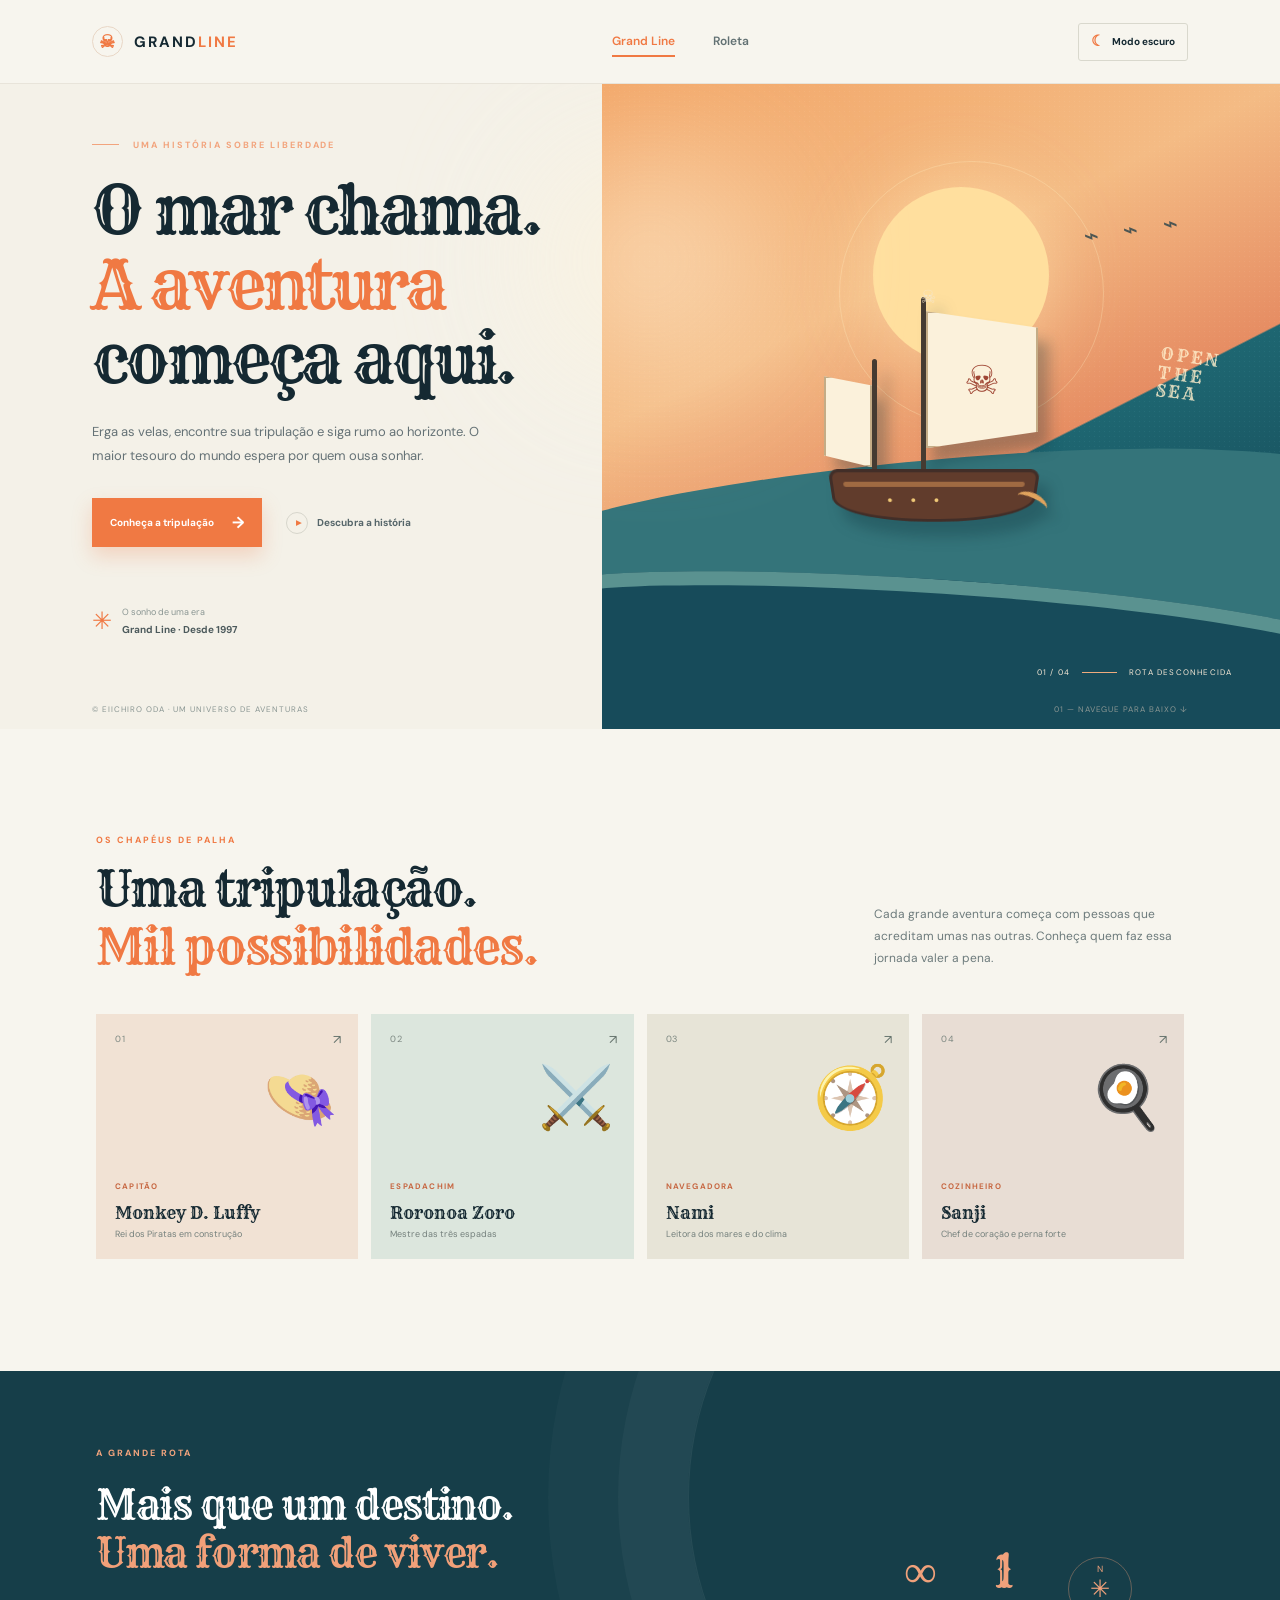
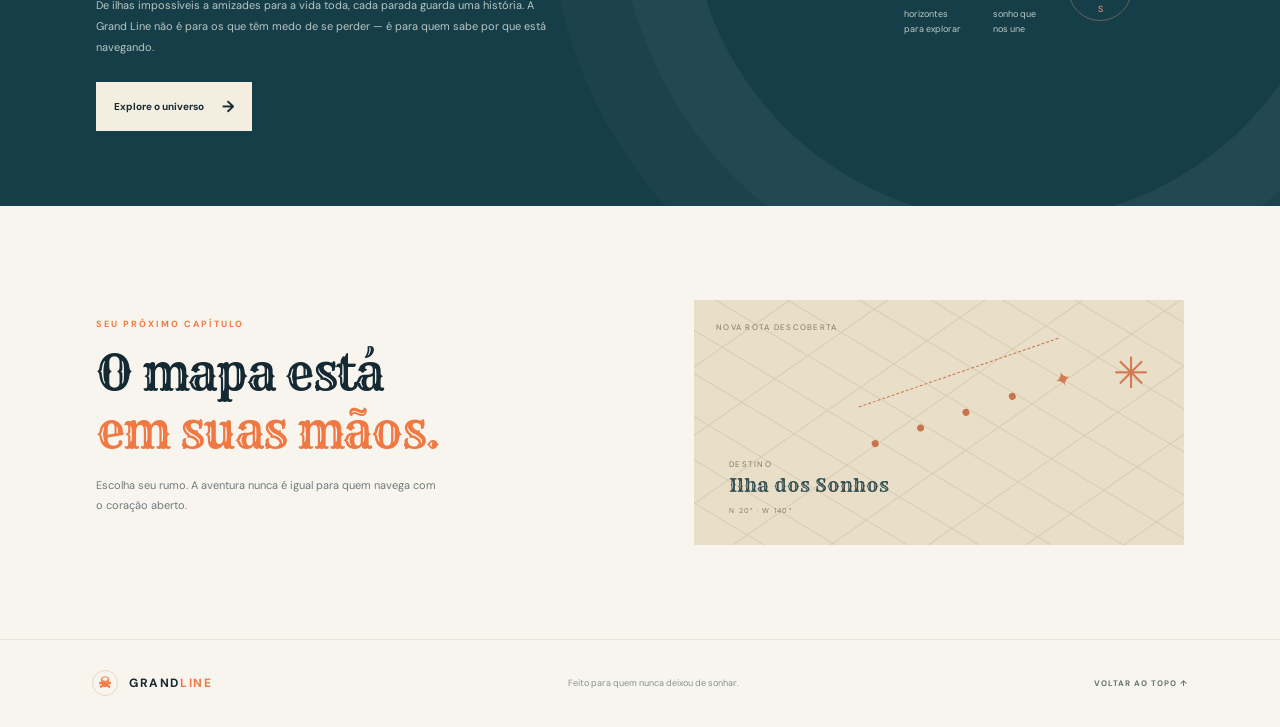
<file: projeto-2/grandline.html>
<!doctype html>
<html lang="pt-BR">
<head>
	<meta charset="utf-8">
	<meta name="viewport" content="width=device-width, initial-scale=1">
	<meta name="description" content="Uma jornada pelos mares do universo de One Piece.">
	<title>Grand Line — A grande aventura</title>
	<link rel="preconnect" href="https://fonts.googleapis.com">
	<link rel="preconnect" href="https://fonts.gstatic.com" crossorigin>
	<link href="https://fonts.googleapis.com/css2?family=DM+Sans:wght@400;500;600;700&family=Rye&display=swap" rel="stylesheet">
	<link rel="stylesheet" href="shared.css">
	<link rel="stylesheet" href="grandline.css">
</head>
<body>
	<header class="site-header">
		<a class="brand" href="#inicio" aria-label="Grand Line, início">
			<span class="brand-mark" aria-hidden="true">☠</span>
			<span>GRAND<span class="brand-light">LINE</span></span>
		</a>
		<nav class="main-nav" aria-label="Navegação principal">
			<a href="grandline.html" class="nav-active">Grand Line</a>
			<a href="index.html">Roleta</a>
		</nav>
		<div class="header-actions">
			<button class="theme-toggle" id="theme-toggle" type="button" aria-label="Ativar modo escuro" aria-pressed="false">
				<span class="theme-icon" aria-hidden="true">☾</span><span class="theme-label">Modo escuro</span>
			</button>
		</div>
	</header>

	<main>
		<section class="hero" id="inicio">
			<div class="hero-glow" aria-hidden="true"></div>
			<div class="hero-copy">
				<p class="eyebrow"><span class="eyebrow-line"></span> UMA HISTÓRIA SOBRE LIBERDADE</p>
				<h1>O mar chama.<br><span>A aventura</span><br>começa aqui.</h1>
				<p class="hero-description">Erga as velas, encontre sua tripulação e siga rumo ao horizonte. O maior tesouro do mundo espera por quem ousa sonhar.</p>
				<div class="hero-actions">
					<a class="button button-primary" href="#tripulacao">Conheça a tripulação <span aria-hidden="true">→</span></a>
					<a class="text-link" href="#aventura"><span class="play-icon" aria-hidden="true">▶</span> Descubra a história</a>
				</div>
				<div class="hero-note"><span class="note-star" aria-hidden="true">✳</span><span>O sonho de uma era<br><strong>Grand Line · Desde 1997</strong></span></div>
			</div>

			<div class="hero-art" aria-label="Ilustração de um navio pirata navegando ao pôr do sol">
				<div class="sun"></div>
				<div class="sun-halo"></div>
				<div class="birds" aria-hidden="true">⌁　⌁　⌁</div>
				<div class="sea sea-back"></div>
				<div class="sea sea-front"></div>
				<div class="ship-illustration" aria-hidden="true">
					<div class="mast mast-one"><span class="sail sail-main">☠</span></div>
					<div class="mast mast-two"><span class="sail sail-side"></span></div>
					<div class="ship-flag">☠</div>
					<div class="ship-hull"><span class="hull-window">● ● ●</span></div>
					<div class="ship-bow"></div>
				</div>
				<div class="art-caption"><span>01 / 04</span><span class="caption-rule"></span><span>ROTA DESCONHECIDA</span></div>
				<div class="art-stamp">OPEN<br>THE<br>SEA</div>
			</div>

			<div class="hero-bottom"><span>© EIICHIRO ODA · UM UNIVERSO DE AVENTURAS</span><span>01 — NAVEGUE PARA BAIXO ↓</span></div>
		</section>

		<section class="crew-section section-wrap" id="tripulacao">
			<div class="section-heading">
				<div><p class="eyebrow dark-eyebrow">OS CHAPÉUS DE PALHA</p><h2>Uma tripulação.<br><span>Mil possibilidades.</span></h2></div>
				<p class="section-intro">Cada grande aventura começa com pessoas que acreditam umas nas outras. Conheça quem faz essa jornada valer a pena.</p>
			</div>
			<div class="crew-grid">
				<article class="crew-card card-luffy"><div class="card-number">01</div><div class="character-icon">👒</div><div class="card-info"><span>CAPITÃO</span><h3>Monkey D. Luffy</h3><p>Rei dos Piratas em construção</p></div><span class="card-arrow" aria-hidden="true">↗</span></article>
				<article class="crew-card card-zoro"><div class="card-number">02</div><div class="character-icon">⚔️</div><div class="card-info"><span>ESPADACHIM</span><h3>Roronoa Zoro</h3><p>Mestre das três espadas</p></div><span class="card-arrow" aria-hidden="true">↗</span></article>
				<article class="crew-card card-nami"><div class="card-number">03</div><div class="character-icon">🧭</div><div class="card-info"><span>NAVEGADORA</span><h3>Nami</h3><p>Leitora dos mares e do clima</p></div><span class="card-arrow" aria-hidden="true">↗</span></article>
				<article class="crew-card card-sanji"><div class="card-number">04</div><div class="character-icon">🍳</div><div class="card-info"><span>COZINHEIRO</span><h3>Sanji</h3><p>Chef de coração e perna forte</p></div><span class="card-arrow" aria-hidden="true">↗</span></article>
			</div>
		</section>

		<section class="adventure-section" id="aventura">
			<div class="adventure-inner section-wrap">
				<div class="adventure-copy"><p class="eyebrow">A GRANDE ROTA</p><h2>Mais que um destino.<br><span>Uma forma de viver.</span></h2><p>De ilhas impossíveis a amizades para a vida toda, cada parada guarda uma história. A Grand Line não é para os que têm medo de se perder — é para quem sabe por que está navegando.</p><a class="button button-light" href="#mapa">Explore o universo <span aria-hidden="true">→</span></a></div>
				<div class="adventure-stats"><div class="stat"><strong>∞</strong><span>horizontes<br>para explorar</span></div><div class="stat"><strong>1</strong><span>sonho que<br>nos une</span></div><div class="compass" aria-hidden="true"><span>N</span><span class="compass-star">✳</span><span>S</span></div></div>
			</div>
		</section>

		<section class="map-section section-wrap" id="mapa">
			<div class="map-copy"><p class="eyebrow dark-eyebrow">SEU PRÓXIMO CAPÍTULO</p><h2>O mapa está<br><span>em suas mãos.</span></h2><p>Escolha seu rumo. A aventura nunca é igual para quem navega com o coração aberto.</p></div>
			<div class="map-card"><div class="map-lines" aria-hidden="true"></div><span class="map-label">NOVA ROTA DESCOBERTA</span><div class="map-compass">✳</div><div class="map-destination"><span>DESTINO</span><strong>Ilha dos Sonhos</strong><span class="map-coordinates">N 20° · W 140°</span></div><div class="map-route" aria-hidden="true"><span></span><span></span><span></span><span></span><span class="route-end">✦</span></div></div>
		</section>
	</main>

	<footer class="site-footer"><a class="brand footer-brand" href="#inicio"><span class="brand-mark" aria-hidden="true">☠</span><span>GRAND<span class="brand-light">LINE</span></span></a><p>Feito para quem nunca deixou de sonhar.</p><a href="#inicio" class="back-top">VOLTAR AO TOPO ↑</a></footer>
	<script>
		const themeToggle = document.querySelector("#theme-toggle");
		const themeIcon = themeToggle.querySelector(".theme-icon");
		const themeLabel = themeToggle.querySelector(".theme-label");

		function setTheme(isDark) {
			document.documentElement.dataset.theme = isDark ? "dark" : "light";
			themeToggle.setAttribute("aria-pressed", String(isDark));
			themeToggle.setAttribute("aria-label", isDark ? "Ativar modo claro" : "Ativar modo escuro");
			themeIcon.textContent = isDark ? "☀" : "☾";
			themeLabel.textContent = isDark ? "Modo claro" : "Modo escuro";
		}

		try {
			setTheme(localStorage.getItem("grand-line-theme") === "dark");
		} catch {
			setTheme(false);
		}

		themeToggle.addEventListener("click", () => {
			const isDark = document.documentElement.dataset.theme !== "dark";
			setTheme(isDark);
			try {
				localStorage.setItem("grand-line-theme", isDark ? "dark" : "light");
			} catch {
				// O tema ainda alterna nesta visita se o armazenamento estiver indisponível.
			}
		});
	</script>
</body>
</html>
</file>
<file: shared.css>
/* ===== SHARED GLOBAL STYLES, TYPOGRAPHY & HEADER/FOOTER ===== */
@import url('https://fonts.googleapis.com/css2?family=DM+Sans:ital,opsz,wght@0,9..40,400..800;1,9..40,400..800&family=Rye&display=swap');

:root {
	--font-body: 'DM Sans', -apple-system, BlinkMacSystemFont, 'Segoe UI', Roboto, Helvetica, Arial, sans-serif;
	--font-title: 'Rye', Georgia, 'Times New Roman', serif;
	--orange: #eb743b;
	--orange-light: #f59664;
	--orange-dark: #cc541d;
	--ink: #162a33;
	--cream: #f7f4ec;
	--muted: #647577;
}

* {
	box-sizing: border-box;
}

html {
	scroll-behavior: smooth;
}

body {
	margin: 0;
	font-family: var(--font-body);
	-webkit-font-smoothing: antialiased;
	-moz-osx-font-smoothing: grayscale;
}

h1, h2, h3, h4, .font-title {
	font-family: var(--font-title);
	font-weight: 400;
}

button, input, select, textarea {
	font-family: inherit;
}

a {
	color: inherit;
	text-decoration: none;
}

/* ===== SITE HEADER ===== */
.site-header {
	height: 84px;
	padding: 0 7.2%;
	display: flex;
	align-items: center;
	justify-content: space-between;
	position: relative;
	z-index: 100;
	border-bottom: 1px solid #e8e4da;
	background: rgba(247, 244, 236, 0.95);
	backdrop-filter: blur(10px);
}

.brand {
	display: inline-flex;
	align-items: center;
	gap: 11px;
	font-family: var(--font-body);
	font-size: 15px;
	font-weight: 800;
	letter-spacing: .13em;
}

.brand-mark {
	width: 32px;
	height: 32px;
	display: grid;
	place-items: center;
	color: var(--orange);
	border: 1px solid #e9d7c6;
	border-radius: 50%;
	font-size: 18px;
	transition: transform 0.25s ease;
}

.brand:hover .brand-mark {
	transform: rotate(-10deg) scale(1.08);
}

.brand-light {
	color: var(--orange);
}

.main-nav {
	display: flex;
	gap: 36px;
	margin-left: 45px;
	color: #627173;
	font-size: 13px;
	font-weight: 700;
}

.main-nav a {
	padding: 6px 0;
	border-bottom: 2px solid transparent;
	transition: color .2s ease, border-color .2s ease;
}

.main-nav a:hover {
	color: var(--orange);
}

.main-nav a.nav-active {
	color: var(--orange);
	border-bottom-color: var(--orange);
}

.header-actions {
	display: flex;
	align-items: center;
	gap: 12px;
}

.theme-toggle {
	min-height: 38px;
	display: inline-flex;
	align-items: center;
	justify-content: center;
	gap: 8px;
	padding: 0 14px;
	border: 1px solid #d9d8cd;
	border-radius: 6px;
	color: inherit;
	background: transparent;
	cursor: pointer;
	font-size: 11px;
	font-weight: 700;
	transition: border-color .2s ease, color .2s ease, background .2s ease, transform 0.15s ease;
}

.theme-toggle:hover {
	border-color: var(--orange);
	color: var(--orange);
	transform: translateY(-1px);
}

.theme-toggle:focus-visible {
	outline: 2px solid var(--orange);
	outline-offset: 3px;
}

.theme-icon {
	color: var(--orange);
	font-size: 15px;
	line-height: 1;
}

/* ===== SITE FOOTER & VOLTAR AO TOPO PADRONIZADO ===== */
.site-footer {
	min-height: 84px;
	padding: 30px 20px;
	border-top: 1px solid #e6decb;
	background: rgba(247, 244, 236, 0.98);
	margin-top: auto;
	width: 100%;
	box-sizing: border-box;
	display: flex;
	flex-direction: column;
	align-items: center;
	justify-content: center;
	text-align: center;
	gap: 12px;
}

.footer-inner {
	max-width: 800px;
	margin: 0 auto;
	display: flex;
	flex-direction: column;
	align-items: center;
	justify-content: center;
	gap: 12px;
	text-align: center;
	width: 100%;
}

.footer-brand {
	display: inline-flex;
	align-items: center;
	justify-content: center;
	gap: 10px;
	font-size: 13px;
	text-decoration: none;
	color: inherit;
}

.footer-brand .brand-mark {
	width: 28px;
	height: 28px;
	font-size: 15px;
}

.site-footer p,
.footer-copy {
	margin: 0;
	color: #7b8889;
	font-size: 13px;
	font-weight: 500;
	text-align: center;
	line-height: 1.5;
}

/* Botão Voltar ao Topo */
.back-top,
.back-top-btn {
	display: inline-flex;
	align-items: center;
	justify-content: center;
	gap: 8px;
	padding: 9px 24px;
	border-radius: 999px;
	border: 1.5px solid #d8caa7;
	background: #fff;
	color: #4b5d63;
	font-family: var(--font-body);
	font-size: 11px;
	font-weight: 800;
	letter-spacing: 0.12em;
	text-transform: uppercase;
	text-decoration: none;
	cursor: pointer;
	box-shadow: 0 3px 10px rgba(0, 0, 0, 0.04);
	transition: all 0.25s cubic-bezier(0.16, 1, 0.3, 1);
	margin: 4px auto 0;
}

.back-top .arrow,
.back-top-btn .arrow {
	color: var(--orange);
	font-size: 14px;
	line-height: 1;
	font-weight: 900;
	transition: transform 0.25s ease;
}

.back-top:hover,
.back-top-btn:hover {
	border-color: var(--orange);
	color: var(--orange);
	background: #fffdf8;
	transform: translateY(-2px);
	box-shadow: 0 6px 16px rgba(235, 116, 59, 0.18);
}

.back-top:hover .arrow,
.back-top-btn:hover .arrow {
	transform: translateY(-3px);
}

.back-top:active,
.back-top-btn:active {
	transform: translateY(0);
}

/* ===== SUPORTE AO TEMA ESCURO GLOBAL NO HEADER & FOOTER ===== */
html[data-theme="dark"] .site-header {
	background: rgba(20, 28, 32, 0.96);
	border-bottom-color: #273940;
}

html[data-theme="dark"] .main-nav {
	color: #9cb4ba;
}

html[data-theme="dark"] .main-nav a.nav-active {
	color: var(--orange-light);
	border-bottom-color: var(--orange-light);
}

html[data-theme="dark"] .theme-toggle {
	border-color: #3d545f;
	color: #c7d8dc;
}

html[data-theme="dark"] .theme-toggle:hover {
	border-color: var(--orange-light);
	color: var(--orange-light);
}

html[data-theme="dark"] .site-footer {
	background: rgba(18, 25, 29, 0.98);
	border-top-color: #273940;
}

html[data-theme="dark"] .site-footer p,
html[data-theme="dark"] .footer-copy {
	color: #8da4aa;
}

html[data-theme="dark"] .back-top,
html[data-theme="dark"] .back-top-btn {
	background: #1c272c;
	border-color: #384e57;
	color: #c7d8dc;
	box-shadow: 0 4px 12px rgba(0, 0, 0, 0.3);
}

html[data-theme="dark"] .back-top:hover,
html[data-theme="dark"] .back-top-btn:hover {
	background: #233238;
	border-color: var(--orange-light);
	color: var(--orange-light);
	box-shadow: 0 6px 18px rgba(242, 133, 78, 0.25);
}

/* ===== RESPONSIVIDADE ===== */
@media (max-width: 640px) {
	.site-header {
		height: 68px;
		padding: 0 5%;
	}
	.main-nav {
		gap: 18px;
		margin-left: 15px;
		font-size: 12px;
	}
	.theme-toggle {
		min-height: 35px;
		padding: 0 10px;
	}
	.site-footer {
		padding: 20px 5%;
	}
	.footer-inner {
		flex-direction: column;
		text-align: center;
		gap: 14px;
	}
	.footer-copy {
		order: 2;
	}
	.back-top-btn {
		order: 3;
	}
}
</file>
<file: eastblue.css>
/* ===== EAST BLUE SAGA STYLES ===== */
:root {
	--ink: #162a33;
	--ink-light: #2c424c;
	--muted: #647577;
	--cream: #f7f4ec;
	--cream-dark: #eee8d8;
	--paper: #fffdf8;
	--orange: #eb743b;
	--orange-light: #f59664;
	--orange-dark: #cc541d;
	--gold: #d89f4b;
	--gold-light: #eed193;
	--navy: #123c4a;
	--navy-dark: #0b252e;
	--red: #c94336;
	--card-border: #e3dcce;
	--shadow-soft: 0 10px 30px rgba(18, 60, 74, 0.08);
	--shadow-card: 0 15px 35px rgba(18, 60, 74, 0.12);
}

body {
	margin: 0;
	background: var(--cream);
	color: var(--ink);
	font-family: "DM Sans", sans-serif;
	overflow-x: hidden;
}

body::before {
	position: fixed;
	inset: 0;
	z-index: -1;
	content: "";
	pointer-events: none;
	opacity: 0.15;
	background-image: radial-gradient(#d3955c 0.7px, transparent 0.7px);
	background-size: 8px 8px;
}

/* Site Header adjustment */
.site-header {
	background: rgba(247, 244, 236, 0.95);
	backdrop-filter: blur(10px);
	position: sticky;
	top: 0;
	z-index: 100;
}

/* Hero Section */
.hero-eastblue {
	position: relative;
	padding: 55px 7.2% 50px;
	background: linear-gradient(175deg, #f5efe1 0%, #ece2cd 55%, #dfd3bb 100%);
	border-bottom: 2px solid #e1d3bc;
	overflow: hidden;
}

.hero-eastblue::after {
	content: "";
	position: absolute;
	right: -100px;
	bottom: -150px;
	width: 500px;
	height: 500px;
	border-radius: 50%;
	border: 1px dashed rgba(235, 116, 59, 0.25);
	box-shadow: 0 0 0 40px rgba(235, 116, 59, 0.05), 0 0 0 90px rgba(235, 116, 59, 0.03);
	pointer-events: none;
}

.hero-grid {
	max-width: 1220px;
	margin: 0 auto;
	display: grid;
	grid-template-columns: 1.15fr 0.85fr;
	gap: 45px;
	align-items: center;
}

.hero-tag {
	display: inline-flex;
	align-items: center;
	gap: 10px;
	padding: 6px 14px;
	border-radius: 999px;
	background: rgba(235, 116, 59, 0.12);
	color: var(--orange-dark);
	font-size: 11px;
	font-weight: 800;
	letter-spacing: 0.15em;
	text-transform: uppercase;
	margin-bottom: 18px;
}

.hero-tag .dot {
	width: 7px;
	height: 7px;
	border-radius: 50%;
	background: var(--orange);
	box-shadow: 0 0 8px var(--orange);
}

.hero-eastblue h1 {
	font-family: "Rye", Georgia, serif;
	font-size: clamp(38px, 4.5vw, 62px);
	line-height: 1.12;
	margin: 0 0 20px;
	letter-spacing: -0.03em;
}

.hero-eastblue h1 span {
	color: var(--orange);
	text-shadow: 2px 2px 0 rgba(235, 116, 59, 0.15);
}

.hero-lead {
	font-size: 15px;
	line-height: 1.85;
	color: var(--muted);
	margin-bottom: 30px;
	max-width: 580px;
}

.hero-stats {
	display: grid;
	grid-template-columns: repeat(3, 1fr);
	gap: 18px;
	margin-bottom: 30px;
}

.stat-box {
	background: rgba(255, 255, 255, 0.8);
	border: 1px solid #dfd4bf;
	border-radius: 8px;
	padding: 14px 16px;
	box-shadow: var(--shadow-soft);
}

.stat-box strong {
	display: block;
	font-family: "Rye", Georgia, serif;
	font-size: 26px;
	color: var(--orange);
	line-height: 1;
	margin-bottom: 4px;
}

.stat-box span {
	font-size: 11px;
	color: var(--muted);
	font-weight: 600;
	letter-spacing: 0.05em;
	text-transform: uppercase;
}

.hero-actions {
	display: flex;
	gap: 15px;
	flex-wrap: wrap;
}

.btn-primary {
	display: inline-flex;
	align-items: center;
	gap: 10px;
	padding: 13px 24px;
	background: var(--orange);
	color: #fff;
	border: none;
	border-radius: 6px;
	font-weight: 700;
	font-size: 13px;
	letter-spacing: 0.04em;
	box-shadow: 0 8px 22px rgba(235, 116, 59, 0.35);
	cursor: pointer;
	transition: all 0.25s ease;
	text-decoration: none;
}

.btn-primary:hover {
	background: var(--orange-dark);
	transform: translateY(-2px);
	box-shadow: 0 12px 28px rgba(235, 116, 59, 0.45);
	color: #fff;
}

.btn-secondary {
	display: inline-flex;
	align-items: center;
	gap: 10px;
	padding: 13px 22px;
	background: var(--cream-dark);
	color: var(--ink);
	border: 1px solid #d8cca9;
	border-radius: 6px;
	font-weight: 700;
	font-size: 13px;
	letter-spacing: 0.04em;
	cursor: pointer;
	transition: all 0.25s ease;
	text-decoration: none;
}

.btn-secondary:hover {
	background: #fff;
	border-color: var(--orange);
	color: var(--orange);
	transform: translateY(-2px);
}

/* Hero Map Banner / Art Card */
.hero-art-card {
	position: relative;
	background: linear-gradient(145deg, #184252, #102d38);
	border-radius: 14px;
	padding: 28px;
	color: #fff;
	box-shadow: 0 25px 60px rgba(11, 37, 46, 0.3);
	border: 2px solid #e1ab78;
	overflow: hidden;
}

.hero-art-card::before {
	content: "";
	position: absolute;
	inset: 0;
	opacity: 0.08;
	background-image: repeating-linear-gradient(45deg, #fff 0, #fff 1px, transparent 0, transparent 18px);
}

.art-card-header {
	display: flex;
	justify-content: space-between;
	align-items: center;
	border-bottom: 1px solid rgba(255, 255, 255, 0.15);
	padding-bottom: 12px;
	margin-bottom: 18px;
}

.art-card-header .label {
	font-size: 10px;
	font-weight: 800;
	letter-spacing: 0.2em;
	color: #f1ab82;
}

.art-card-header .badge {
	font-size: 10px;
	background: rgba(240, 121, 67, 0.25);
	border: 1px solid #f07943;
	padding: 3px 8px;
	border-radius: 4px;
	color: #ffd6be;
}

.art-card-body h3 {
	font-family: "Rye", Georgia, serif;
	font-size: 22px;
	margin: 0 0 10px;
	color: #ffeed3;
}

.art-card-body p {
	font-size: 12px;
	line-height: 1.8;
	color: #bcd0d6;
	margin-bottom: 20px;
}

.quote-highlight {
	background: rgba(0, 0, 0, 0.25);
	border-left: 3px solid var(--orange);
	padding: 12px 16px;
	border-radius: 0 6px 6px 0;
	font-style: italic;
	font-size: 12px;
	color: #f7e3c9;
	margin-bottom: 18px;
}

.hero-wanted-mini {
	display: flex;
	align-items: center;
	gap: 14px;
	background: rgba(255, 255, 255, 0.08);
	border-radius: 8px;
	padding: 10px 14px;
	border: 1px dashed rgba(235, 150, 100, 0.4);
}

.mini-portrait {
	width: 50px;
	height: 50px;
	border-radius: 6px;
	object-fit: cover;
	border: 2px solid #eed193;
	background: #254452;
}

.mini-info strong {
	display: block;
	font-size: 12px;
	color: #fff;
	letter-spacing: 0.05em;
}

.mini-info span {
	font-size: 11px;
	color: #eed193;
	font-weight: 700;
}

/* ===== MAIN TABS NAVIGATION ===== */
.section-nav-wrap {
	position: sticky;
	top: 84px;
	z-index: 90;
	background: var(--cream);
	border-bottom: 1px solid var(--card-border);
	padding: 14px 7.2%;
	box-shadow: 0 4px 15px rgba(0, 0, 0, 0.03);
}

.tabs-container {
	max-width: 1220px;
	margin: 0 auto;
	display: flex;
	justify-content: space-between;
	align-items: center;
	gap: 15px;
	flex-wrap: wrap;
}

.tabs-group {
	display: flex;
	gap: 8px;
	background: var(--cream-dark);
	padding: 5px;
	border-radius: 10px;
	border: 1px solid #ded5be;
}

.tab-btn {
	display: inline-flex;
	align-items: center;
	gap: 9px;
	padding: 9px 20px;
	border: none;
	border-radius: 7px;
	background: transparent;
	color: var(--ink-light);
	font-family: inherit;
	font-size: 13px;
	font-weight: 700;
	cursor: pointer;
	transition: all 0.2s ease;
}

.tab-btn:hover {
	color: var(--orange-dark);
}

.tab-btn.is-active {
	background: #fff;
	color: var(--orange-dark);
	box-shadow: 0 4px 12px rgba(0, 0, 0, 0.08);
}

.tab-btn .badge-count {
	font-size: 10px;
	padding: 2px 7px;
	border-radius: 999px;
	background: rgba(235, 116, 59, 0.15);
	color: var(--orange-dark);
}

.search-filter-mini {
	display: flex;
	align-items: center;
	gap: 10px;
}

.filter-pill {
	padding: 7px 14px;
	border-radius: 999px;
	border: 1px solid #d4c8ad;
	background: #fff;
	font-size: 11px;
	font-weight: 700;
	color: var(--muted);
	cursor: pointer;
	transition: all 0.2s ease;
}

.filter-pill:hover,
.filter-pill.active {
	background: var(--navy);
	color: #fff;
	border-color: var(--navy);
}

/* Content Container */
.container-eastblue {
	max-width: 1220px;
	margin: 0 auto;
	padding: 40px 7.2% 80px;
}

.tab-pane {
	display: block;
	margin-bottom: 70px;
	scroll-margin-top: 80px;
	animation: fadeIn 0.35s ease;
}

.tab-pane.is-active {
	display: block;
}

@keyframes fadeIn {
	from { opacity: 0; transform: translateY(8px); }
	to { opacity: 1; transform: translateY(0); }
}

/* Section Headings */
.section-header-epic {
	text-align: center;
	margin-bottom: 40px;
}

.section-header-epic .eyebrow {
	display: inline-block;
	color: var(--orange);
	font-size: 11px;
	font-weight: 800;
	letter-spacing: 0.25em;
	text-transform: uppercase;
	margin-bottom: 10px;
}

.section-header-epic h2 {
	font-family: "Rye", Georgia, serif;
	font-size: clamp(28px, 3.2vw, 42px);
	margin: 0 0 12px;
	color: var(--ink);
}

.section-header-epic h2 span {
	color: var(--orange);
}

.section-header-epic p {
	font-size: 14px;
	color: var(--muted);
	max-width: 620px;
	margin: 0 auto;
	line-height: 1.75;
}

/* ===== TIMELINE / MAPA DAS ILHAS ===== */
.islands-tracker {
	display: flex;
	gap: 12px;
	overflow-x: auto;
	padding: 10px 5px 22px;
	margin-bottom: 35px;
	scrollbar-width: thin;
	scrollbar-color: var(--orange) #dfd4bf;
}

.islands-tracker::-webkit-scrollbar {
	height: 6px;
}

.islands-tracker::-webkit-scrollbar-thumb {
	background: var(--orange);
	border-radius: 10px;
}

.tracker-node {
	flex: 0 0 auto;
	display: flex;
	align-items: center;
	gap: 10px;
	padding: 10px 18px;
	background: #fff;
	border: 1px solid var(--card-border);
	border-radius: 999px;
	cursor: pointer;
	transition: all 0.25s ease;
	font-size: 12px;
	font-weight: 700;
	color: var(--ink-light);
	box-shadow: 0 3px 8px rgba(0, 0, 0, 0.04);
}

.tracker-node:hover {
	border-color: var(--orange);
	transform: translateY(-2px);
	color: var(--orange-dark);
}

.tracker-node.active {
	background: var(--orange);
	border-color: var(--orange);
	color: #fff;
	box-shadow: 0 6px 16px rgba(235, 116, 59, 0.35);
}

.tracker-node .num {
	width: 22px;
	height: 22px;
	display: grid;
	place-items: center;
	border-radius: 50%;
	background: rgba(0, 0, 0, 0.08);
	font-size: 10px;
}

.tracker-node.active .num {
	background: rgba(255, 255, 255, 0.25);
	color: #fff;
}

/* Islands Grid & Cards */
.islands-grid {
	display: grid;
	grid-template-columns: repeat(auto-fit, minmax(350px, 1fr));
	gap: 30px;
}

.island-card {
	background: var(--paper);
	border: 1px solid var(--card-border);
	border-radius: 12px;
	overflow: hidden;
	box-shadow: var(--shadow-card);
	transition: transform 0.3s ease, box-shadow 0.3s ease;
	display: flex;
	flex-direction: column;
}

.island-card:hover {
	transform: translateY(-5px);
	box-shadow: 0 20px 45px rgba(18, 60, 74, 0.16);
	border-color: #d1b894;
}

.island-card-top {
	position: relative;
	height: 160px;
	background: linear-gradient(135deg, #1f4f61, #133440);
	padding: 20px;
	display: flex;
	flex-direction: column;
	justify-content: space-between;
	overflow: hidden;
	color: #fff;
}

.island-card-top.dawn { background: linear-gradient(135deg, #d36a3f, #943d1f); }
.island-card-top.goat { background: linear-gradient(135deg, #6c547a, #3f2a4d); }
.island-card-top.shells { background: linear-gradient(135deg, #2b6173, #153a47); }
.island-card-top.orange { background: linear-gradient(135deg, #cf713a, #7a3a14); }
.island-card-top.syrup { background: linear-gradient(135deg, #3d795a, #1d4d33); }
.island-card-top.baratie { background: linear-gradient(135deg, #23657a, #0e3745); }
.island-card-top.conomi { background: linear-gradient(135deg, #2a5a73, #112d3d); }
.island-card-top.loguetown { background: linear-gradient(135deg, #443c53, #1c1824); }

.island-card-top::before {
	content: "";
	position: absolute;
	inset: 0;
	background-image: radial-gradient(rgba(255, 255, 255, 0.1) 1px, transparent 1px);
	background-size: 10px 10px;
}

.island-badges {
	position: relative;
	z-index: 1;
	display: flex;
	justify-content: space-between;
	align-items: center;
}

.badge-route {
	background: rgba(0, 0, 0, 0.4);
	color: #ffd8aa;
	font-size: 10px;
	font-weight: 800;
	letter-spacing: 0.12em;
	padding: 4px 10px;
	border-radius: 999px;
	border: 1px solid rgba(255, 255, 255, 0.15);
}

.badge-recruitment {
	background: rgba(235, 116, 59, 0.85);
	color: #fff;
	font-size: 10px;
	font-weight: 800;
	padding: 4px 10px;
	border-radius: 999px;
	display: flex;
	align-items: center;
	gap: 5px;
}

.island-card-title {
	position: relative;
	z-index: 1;
}

.island-subtitle {
	font-size: 11px;
	color: rgba(255, 255, 255, 0.8);
	letter-spacing: 0.1em;
	text-transform: uppercase;
	display: block;
	margin-bottom: 4px;
}

.island-card-title h3 {
	font-family: "Rye", Georgia, serif;
	font-size: 22px;
	margin: 0;
	color: #fff;
	text-shadow: 0 2px 5px rgba(0, 0, 0, 0.4);
}

.island-card-body {
	padding: 24px;
	flex: 1;
	display: flex;
	flex-direction: column;
	justify-content: space-between;
}

.island-desc {
	font-size: 13px;
	line-height: 1.8;
	color: var(--ink-light);
	margin-bottom: 20px;
}

.island-meta {
	border-top: 1px dashed #ded5be;
	padding-top: 16px;
	display: grid;
	grid-template-columns: 1fr 1fr;
	gap: 12px;
	margin-bottom: 18px;
}

.meta-item {
	font-size: 11px;
}

.meta-item strong {
	display: block;
	color: var(--muted);
	font-size: 9px;
	letter-spacing: 0.1em;
	text-transform: uppercase;
	margin-bottom: 2px;
}

.meta-item span {
	font-weight: 700;
	color: var(--ink);
}

.island-moments {
	background: #fbf8f0;
	border: 1px solid #ebdcb9;
	border-radius: 6px;
	padding: 10px 14px;
	font-size: 12px;
	color: #81561f;
	margin-bottom: 18px;
	display: flex;
	align-items: flex-start;
	gap: 8px;
}

.island-moments .star {
	color: var(--gold);
	font-size: 16px;
	line-height: 1;
}

/* ===== PERSONAGENS GALLERY ===== */
.characters-controls {
	display: flex;
	justify-content: space-between;
	align-items: center;
	gap: 15px;
	margin-bottom: 30px;
	flex-wrap: wrap;
}

.char-filter-tabs {
	display: flex;
	gap: 6px;
	flex-wrap: wrap;
}

.char-btn-filter {
	padding: 8px 16px;
	background: #fff;
	border: 1px solid var(--card-border);
	border-radius: 8px;
	color: var(--ink-light);
	font-size: 12px;
	font-weight: 700;
	cursor: pointer;
	transition: all 0.2s ease;
}

.char-btn-filter:hover {
	border-color: var(--orange);
	color: var(--orange-dark);
}

.char-btn-filter.is-active {
	background: var(--navy);
	border-color: var(--navy);
	color: #fff;
	box-shadow: 0 4px 12px rgba(18, 60, 74, 0.25);
}

.characters-grid {
	display: grid;
	grid-template-columns: repeat(auto-fill, minmax(260px, 1fr));
	gap: 25px;
}

/* Wanted Poster Style Card */
.character-card {
	background: #faf6ea;
	border: 2px solid #ceba96;
	border-radius: 10px;
	padding: 14px;
	box-shadow: 0 10px 25px rgba(0, 0, 0, 0.08);
	transition: transform 0.3s ease, box-shadow 0.3s ease, border-color 0.3s ease;
	position: relative;
	display: flex;
	flex-direction: column;
	cursor: pointer;
}

.character-card::before {
	content: "";
	position: absolute;
	inset: 4px;
	border: 1px solid #dfd1b2;
	pointer-events: none;
	border-radius: 6px;
}

.character-card:hover {
	transform: translateY(-6px);
	box-shadow: 0 18px 40px rgba(18, 60, 74, 0.18);
	border-color: var(--orange);
}

.char-header-wanted {
	text-align: center;
	margin-bottom: 8px;
}

.char-header-wanted span {
	font-family: "Rye", Georgia, serif;
	font-size: 15px;
	letter-spacing: 0.2em;
	color: #7b5938;
	font-weight: 400;
}

.char-photo-frame {
	position: relative;
	width: 100%;
	aspect-ratio: 1;
	border-radius: 6px;
	overflow: hidden;
	background: #193845;
	border: 2px solid #573a21;
	box-shadow: inset 0 0 15px rgba(0, 0, 0, 0.5);
	margin-bottom: 12px;
}

.char-photo-frame img {
	width: 100%;
	height: 100%;
	object-fit: cover;
	transition: transform 0.4s ease;
}

.character-card:hover .char-photo-frame img {
	transform: scale(1.06);
}

.char-badge-role {
	position: absolute;
	bottom: 8px;
	left: 8px;
	background: rgba(18, 60, 74, 0.85);
	backdrop-filter: blur(4px);
	color: #fff;
	font-size: 10px;
	font-weight: 700;
	padding: 3px 8px;
	border-radius: 4px;
	border: 1px solid rgba(255, 255, 255, 0.2);
}

.char-details {
	text-align: center;
	padding: 4px 6px;
	flex: 1;
	display: flex;
	flex-direction: column;
	justify-content: space-between;
}

.char-name {
	font-family: "Rye", Georgia, serif;
	font-size: 19px;
	color: #2b1f15;
	margin: 0 0 4px;
	line-height: 1.2;
}

.char-epithet {
	font-size: 11px;
	color: var(--orange-dark);
	font-weight: 700;
	margin-bottom: 10px;
	display: block;
}

.char-bounty-box {
	background: #eee3cb;
	border: 1px solid #d4c29e;
	border-radius: 6px;
	padding: 6px 10px;
	margin-bottom: 12px;
	font-family: "Rye", Georgia, serif;
	font-size: 14px;
	color: #7b291d;
}

.char-bounty-box small {
	font-family: "DM Sans", sans-serif;
	font-size: 9px;
	font-weight: 700;
	color: #634b34;
	display: block;
	letter-spacing: 0.1em;
}

.char-summary {
	font-size: 12px;
	line-height: 1.6;
	color: #5c4e3f;
	margin: 0 0 14px;
	text-align: left;
}

.btn-card-action {
	width: 100%;
	padding: 8px;
	border: 1px solid #c9b187;
	border-radius: 6px;
	background: #fff;
	color: var(--ink);
	font-size: 11px;
	font-weight: 700;
	cursor: pointer;
	transition: all 0.2s ease;
	display: inline-flex;
	justify-content: center;
	align-items: center;
	gap: 6px;
}

.character-card:hover .btn-card-action {
	background: var(--orange);
	border-color: var(--orange);
	color: #fff;
}

/* ===== CHARACTER DETAIL MODAL ===== */
.modal-overlay {
	position: fixed;
	inset: 0;
	background: rgba(11, 28, 36, 0.75);
	backdrop-filter: blur(6px);
	z-index: 999;
	display: flex;
	justify-content: center;
	align-items: center;
	padding: 20px;
	opacity: 0;
	pointer-events: none;
	transition: opacity 0.3s ease;
}

.modal-overlay.is-open {
	opacity: 1;
	pointer-events: auto;
}

.modal-card {
	background: var(--paper);
	border: 2px solid #eed193;
	border-radius: 14px;
	max-width: 680px;
	width: 100%;
	max-height: 90vh;
	overflow-y: auto;
	box-shadow: 0 25px 60px rgba(0, 0, 0, 0.4);
	position: relative;
	padding: 30px;
	animation: modalSlideUp 0.3s ease;
}

@keyframes modalSlideUp {
	from { transform: translateY(20px) scale(0.96); }
	to { transform: translateY(0) scale(1); }
}

.modal-close-btn {
	position: absolute;
	top: 16px;
	right: 16px;
	width: 34px;
	height: 34px;
	border-radius: 50%;
	background: var(--cream-dark);
	border: 1px solid #d4c4a6;
	color: var(--ink);
	font-size: 18px;
	display: grid;
	place-items: center;
	cursor: pointer;
	transition: all 0.2s ease;
}

.modal-close-btn:hover {
	background: var(--red);
	color: #fff;
	border-color: var(--red);
}

.modal-inner-grid {
	display: grid;
	grid-template-columns: 220px 1fr;
	gap: 25px;
	align-items: start;
}

.modal-photo-col img {
	width: 100%;
	aspect-ratio: 1;
	object-fit: cover;
	border-radius: 10px;
	border: 2px solid #cfb484;
	box-shadow: 0 8px 20px rgba(0, 0, 0, 0.15);
}

.modal-bounty-box {
	margin-top: 12px;
	text-align: center;
	background: #f1e7d0;
	border: 1px solid #d8caa7;
	border-radius: 6px;
	padding: 10px;
}

.modal-bounty-box span {
	font-size: 9px;
	letter-spacing: 0.15em;
	font-weight: 800;
	color: #8b5b32;
	display: block;
}

.modal-bounty-box strong {
	font-family: "Rye", Georgia, serif;
	font-size: 18px;
	color: var(--red);
}

.modal-info-col h3 {
	font-family: "Rye", Georgia, serif;
	font-size: 28px;
	margin: 0 0 4px;
	color: var(--ink);
}

.modal-epithet {
	font-size: 13px;
	color: var(--orange-dark);
	font-weight: 700;
	display: block;
	margin-bottom: 14px;
}

.modal-bio {
	font-size: 13px;
	line-height: 1.8;
	color: var(--ink-light);
	margin-bottom: 18px;
}

.modal-attributes {
	background: #f7f1e1;
	border-radius: 8px;
	padding: 14px;
	font-size: 12px;
	display: grid;
	gap: 8px;
}

.modal-attributes div {
	display: flex;
	justify-content: space-between;
	border-bottom: 1px dashed #ded0b4;
	padding-bottom: 4px;
}

.modal-attributes div:last-child {
	border-bottom: none;
	padding-bottom: 0;
}

.modal-attributes strong {
	color: var(--muted);
}

/* ===== SAGA HIGHLIGHTS / FOOTER ===== */
.saga-conclusion {
	margin-top: 60px;
	background: linear-gradient(145deg, #184252, #102d38);
	border-radius: 16px;
	padding: 40px;
	color: #fff;
	text-align: center;
	position: relative;
	overflow: hidden;
	border: 2px solid #e1ab78;
}

.saga-conclusion h2 {
	font-family: "Rye", Georgia, serif;
	font-size: clamp(26px, 3.2vw, 38px);
	margin: 0 0 15px;
	color: #ffebd2;
}

.saga-conclusion p {
	font-size: 14px;
	line-height: 1.85;
	max-width: 680px;
	margin: 0 auto 25px;
	color: #bdd0d6;
}

/* ===== DARK THEME SUPPORT ===== */
html[data-theme="dark"] {
	--ink: #f0e7d8;
	--ink-light: #cdd9db;
	--muted: #9bb2b7;
	--cream: #141c20;
	--cream-dark: #1e282d;
	--paper: #1a252a;
	--orange: #f2854e;
	--orange-light: #ffaa7a;
	--orange-dark: #f06a28;
	--gold: #e2b267;
	--gold-light: #f3d79e;
	--navy: #1f4f61;
	--navy-dark: #102d38;
	--card-border: #293d45;
	--shadow-soft: 0 10px 30px rgba(0, 0, 0, 0.4);
	--shadow-card: 0 15px 35px rgba(0, 0, 0, 0.5);
}

html[data-theme="dark"] body {
	background: var(--cream);
	color: var(--ink);
}

html[data-theme="dark"] body::before {
	opacity: 0.1;
	background-image: radial-gradient(#f2854e 0.7px, transparent 0.7px);
}

html[data-theme="dark"] .site-header {
	background: rgba(20, 28, 32, 0.95);
	border-bottom-color: #273940;
}

html[data-theme="dark"] .hero-eastblue {
	background: linear-gradient(175deg, #1b262c 0%, #172126 55%, #121a1f 100%);
	border-bottom-color: #2b3e47;
}

html[data-theme="dark"] .stat-box {
	background: rgba(30, 42, 48, 0.85);
	border-color: #2c414c;
}

html[data-theme="dark"] .btn-secondary {
	background: #1e282d;
	border-color: #344c57;
	color: #f0e7d8;
}

html[data-theme="dark"] .btn-secondary:hover {
	background: #25333a;
	border-color: var(--orange);
}

html[data-theme="dark"] .section-nav-wrap {
	background: var(--cream);
	border-bottom-color: #273940;
}

html[data-theme="dark"] .tabs-group {
	background: #1b262b;
	border-color: #273a42;
}

html[data-theme="dark"] .tab-btn {
	color: #a4bcc2;
}

html[data-theme="dark"] .tab-btn.is-active {
	background: #27373f;
	color: var(--orange);
}

html[data-theme="dark"] .tracker-node {
	background: #1b262b;
	border-color: #2a3d46;
	color: #d1e2e6;
}

html[data-theme="dark"] .tracker-node:hover {
	border-color: var(--orange);
}

html[data-theme="dark"] .tracker-node.active {
	background: var(--orange);
	color: #fff;
}

html[data-theme="dark"] .island-card {
	background: var(--paper);
	border-color: var(--card-border);
}

html[data-theme="dark"] .island-meta {
	border-top-color: #2c414c;
}

html[data-theme="dark"] .island-moments {
	background: #1b272c;
	border-color: #394f59;
	color: #e5c386;
}

html[data-theme="dark"] .character-card {
	background: #1d272c;
	border-color: #3d5059;
}

html[data-theme="dark"] .character-card::before {
	border-color: #2c3c44;
}

html[data-theme="dark"] .char-header-wanted span {
	color: #d3b48c;
}

html[data-theme="dark"] .char-name {
	color: #f5eedf;
}

html[data-theme="dark"] .char-summary {
	color: #b5c7cb;
}

html[data-theme="dark"] .char-bounty-box {
	background: #243238;
	border-color: #374b54;
	color: #f7a474;
}

html[data-theme="dark"] .char-bounty-box small {
	color: #9db2b7;
}

html[data-theme="dark"] .btn-card-action {
	background: #233137;
	border-color: #3b505a;
	color: #f0e7d8;
}

html[data-theme="dark"] .modal-card {
	background: #1a252a;
	border-color: #49636e;
}

html[data-theme="dark"] .modal-close-btn {
	background: #25333a;
	border-color: #3d525c;
	color: #f0e7d8;
}

html[data-theme="dark"] .modal-bounty-box {
	background: #212f36;
	border-color: #384c55;
}

html[data-theme="dark"] .modal-attributes {
	background: #212f36;
}

html[data-theme="dark"] .modal-attributes div {
	border-bottom-color: #354a54;
}

/* ===== RESPONSIVE ===== */
@media (max-width: 900px) {
	.hero-grid {
		grid-template-columns: 1fr;
		gap: 35px;
	}
	.modal-inner-grid {
		grid-template-columns: 1fr;
		text-align: center;
	}
	.modal-photo-col {
		max-width: 200px;
		margin: 0 auto;
	}
	.modal-attributes div {
		justify-content: space-between;
	}
}

@media (max-width: 640px) {
	.hero-eastblue {
		padding: 35px 5% 35px;
	}
	.hero-stats {
		grid-template-columns: 1fr;
		gap: 10px;
	}
	.tabs-container {
		flex-direction: column;
		align-items: stretch;
	}
	.tabs-group {
		width: 100%;
		justify-content: center;
	}
	.islands-grid {
		grid-template-columns: 1fr;
	}
	.characters-grid {
		grid-template-columns: 1fr;
	}
}
</file>
<file: projeto-2/shared.css>
/* ===== SHARED HEADER & NAVIGATION ===== */
@import url('https://fonts.googleapis.com/css2?family=DM+Sans:wght@400;500;600;700;800&family=Rye&display=swap');

* { box-sizing: border-box; }
html { scroll-behavior: smooth; }
a { color: inherit; text-decoration: none; }

.site-header {
	height: 84px;
	padding: 0 7.2%;
	display: flex;
	align-items: center;
	justify-content: space-between;
	position: relative;
	z-index: 10;
	border-bottom: 1px solid #e8e4da;
}
.brand {
	display: inline-flex;
	align-items: center;
	gap: 11px;
	font-size: 15px;
	font-weight: 700;
	letter-spacing: .13em;
}
.brand-mark {
	width: 31px;
	height: 31px;
	display: grid;
	place-items: center;
	color: #f07943;
	border: 1px solid #e9d7c6;
	border-radius: 50%;
	font-size: 18px;
}
.brand-light { color: #f07943; }
.main-nav {
	display: flex;
	gap: 38px;
	margin-left: 45px;
	color: #627173;
	font-size: 12px;
	font-weight: 600;
}
.main-nav a {
	padding: 6px 0;
	border-bottom: 2px solid transparent;
	transition: color .2s ease, border-color .2s ease;
}
.main-nav a:hover { color: #f07943; }
.main-nav a.nav-active {
	color: #f07943;
	border-bottom-color: #f07943;
}
.header-actions {
	display: flex;
	align-items: center;
	gap: 12px;
}
.theme-toggle {
	min-height: 38px;
	display: inline-flex;
	align-items: center;
	justify-content: center;
	gap: 8px;
	padding: 0 12px;
	border: 1px solid #d9d8cd;
	border-radius: 3px;
	color: inherit;
	background: transparent;
	cursor: pointer;
	font: inherit;
	font-size: 10px;
	font-weight: 700;
	transition: border-color .2s ease, color .2s ease, background .2s ease;
}
.theme-toggle:hover { border-color: #f07943; color: #f07943; }
.theme-toggle:focus-visible { outline: 2px solid #f07943; outline-offset: 3px; }
.theme-icon { color: #f07943; font-size: 15px; line-height: 1; }

/* ===== RESPONSIVE HEADER ===== */
@media (max-width: 640px) {
	.site-header { height: 68px; padding: 0 5%; }
	.main-nav { gap: 18px; margin-left: 15px; font-size: 11px; }
	.theme-toggle { min-height: 35px; }
}
</file>
<file: projeto-2/style.css>
/* ===== ROLETA PAGE STYLES ===== */
/* Base overrides for the dark roleta theme */
body {
	min-height: 100vh;
	margin: 0;
	font-family: "DM Sans", sans-serif;
}

/* East Blue (default light theme) */
body[data-arc="east-blue"] {
	color: #163b4b;
	background: linear-gradient(180deg, #e4f4f3 0%, #f5f5e9 68%, #e5f0e8 100%);
}
body[data-arc="east-blue"]::before {
	position: fixed; inset: 0; z-index: -1; content: ""; pointer-events: none;
	opacity: .22;
	background-image: radial-gradient(#619ca0 0.65px, transparent .7px);
	background-size: 6px 6px;
}

/* Header overrides for roleta page */
body[data-arc="east-blue"] .site-header {
	background: transparent;
	border-bottom-color: #9fc8c755;
}
body[data-arc="east-blue"] .brand-mark { color: #e27753; border-color: #b4dad7; }
body[data-arc="east-blue"] .brand-light { color: #e27753; }
body[data-arc="east-blue"] .main-nav { color: #53727c; }
body[data-arc="east-blue"] .main-nav a.nav-active { color: #e27753; border-bottom-color: #e27753; }
body[data-arc="east-blue"] .main-nav a:hover { color: #e27753; }
body[data-arc="east-blue"] .theme-toggle { color: #163b4b; border-color: #9fc8c7; }
body[data-arc="east-blue"] .theme-toggle:hover { border-color: #e27753; color: #e27753; }
body[data-arc="east-blue"] .theme-icon { color: #e27753; }

button, a { font: inherit; }
.page-shell { width: min(1180px, 92%); margin: 0 auto; }
.intro { padding: 42px 0 27px; text-align: center; }
.eyebrow { margin: 0 0 13px; color: #358397; font-size: 9px; font-weight: 700; letter-spacing: .2em; }
.eyebrow-line { display: inline-block; width: 20px; height: 1px; margin: 0 8px 3px 0; background: currentColor; }
h1, h2 { font-family: "Rye", Georgia, serif; font-weight: 400; }
h1 { margin: 0; font-size: clamp(35px, 4.3vw, 53px); line-height: 1.14; letter-spacing: -.04em; }
h1 span { color: #e27753; }
.intro-copy { max-width: 465px; margin: 12px auto 0; color: #587985; font-size: 11px; line-height: 1.7; }
.game-layout {
	display: flex;
	width: 100%;
	flex-direction: column;
	align-items: center;
	gap: 23px;
	margin: 0 auto;
}
.wheel-column { width: 100%; display: flex; flex-direction: column; align-items: center; }
.wheel-frame {
	width: min(490px, 78vw);
	aspect-ratio: 1;
	position: relative;
	display: grid;
	place-items: center;
	padding: 14px;
	border: 1px solid #ffffff;
	border-radius: 50%;
	background: linear-gradient(145deg, #d9f1eb, #80c3c7 52%, #529db0);
	box-shadow: 0 0 0 7px #c4e7e2, 0 0 0 9px #579bab99, 0 20px 55px #34788735, inset 0 0 20px #ffffffaa;
}
.wheel-disc {
	width: 100%; height: 100%; overflow: hidden;
	border: 5px solid #f9f4df; border-radius: 50%;
	background: #4d9bb0;
	box-shadow: 0 0 0 3px #397e91, inset 0 0 0 4px #d9eee5;
	transform: rotate(0deg);
	transition: transform 5.2s cubic-bezier(.12,.72,.1,1);
	will-change: transform;
}
#wheel-canvas { display: block; width: 100%; height: 100%; }
.pointer {
	position: absolute; z-index: 3; top: -10px; left: 50%; width: 0; height: 0;
	transform: translateX(-50%);
	border-right: 16px solid transparent; border-bottom: 0; border-left: 16px solid transparent;
	border-top: 32px solid #e87855;
	filter: drop-shadow(0 3px 3px #0008);
}
.pointer::before { position: absolute; top: -31px; left: -5px; width: 10px; height: 10px; content: ""; border: 1px solid #fff8df; border-radius: 50%; background: #f1c36d; }
.wheel-center {
	position: absolute; z-index: 2;
	width: 92px; height: 92px;
	display: flex; flex-direction: column; align-items: center; justify-content: center;
	gap: 1px; padding: 0;
	border: 5px solid #fff5dc; border-radius: 50%;
	color: #fff7de;
	background: linear-gradient(145deg, #ed8156, #d95645);
	box-shadow: 0 3px 14px #17445466, inset 0 0 0 2px #f5b36d;
	cursor: pointer; pointer-events: auto;
	transition: transform .2s ease, box-shadow .2s ease, filter .2s ease;
}
.wheel-center:hover:not(:disabled) { transform: scale(1.07); filter: brightness(1.06); box-shadow: 0 5px 20px #17445488, inset 0 0 0 2px #f5b36d; }
.wheel-center:focus-visible { outline: 3px solid #163b4b; outline-offset: 5px; }
.wheel-center:disabled { cursor: wait; opacity: .86; }
.wheel-center .center-icon { color: #fff7de; font-family: "DM Sans", sans-serif; font-size: 33px; line-height: 1; }
.wheel-center .center-label { color: #fff7de; font-family: "DM Sans", sans-serif; font-size: 9px; font-weight: 800; letter-spacing: .16em; }
.wheel-hint { display: flex; align-items: center; gap: 8px; margin-top: 14px; color: #567986; font-size: 9px; }
.wheel-hint span { color: #e27753; }
.result-panel {
	width: min(580px, 100%);
	min-height: 0;
	position: relative;
	display: flex; flex-direction: column; justify-content: space-between;
	padding: 16px 22px 13px;
	border: 1px solid #bbdada;
	background: linear-gradient(135deg, #ffffffed, #edf8f3ed);
	box-shadow: 0 12px 35px #32768a19;
}
.result-panel::before, .result-panel::after { position: absolute; width: 17px; height: 17px; content: ""; border-color: #e27753; border-style: solid; }
.result-panel::before { top: 7px; left: 7px; border-width: 1px 0 0 1px; }
.result-panel::after { right: 7px; bottom: 7px; border-width: 0 1px 1px 0; }
.panel-topline { display: flex; align-items: center; gap: 8px; color: #358397; font-size: 8px; font-weight: 700; letter-spacing: .18em; }
.panel-icon { color: #e27753; font-size: 17px; }
.result-content { padding: 13px 0 10px; text-align: center; }
.result-kicker { margin: 0 0 9px; color: #df7957; font-size: 8px; font-weight: 700; letter-spacing: .17em; }
.result-content h2 { min-height: 0; margin: 0; color: #163b4b; font-size: 29px; line-height: 1.2; }
.result-description { min-height: 0; margin: 9px 0 8px; color: #607d88; font-size: 10px; line-height: 1.65; }
.result-divider { display: flex; align-items: center; gap: 9px; max-width: 260px; margin: 10px auto; color: #dc865c; }
.result-divider span { height: 1px; flex: 1; background: #c6ded9; }
.result-divider i { font-size: 12px; font-style: normal; }
.spin-caption { margin: 8px 0 0; color: #708b91; text-align: center; font-size: 8px; }
.panel-footer { display: flex; justify-content: space-between; padding-top: 10px; border-top: 1px solid #cce0dc; color: #66858b; font-size: 7px; letter-spacing: .15em; }
.character-strip {
	width: min(920px, 100%);
	margin: 27px auto 0;
	padding: 14px 0 16px;
	border-top: 1px solid #a9cece;
	border-bottom: 1px solid #a9cece;
}
.strip-heading { display: flex; align-items: center; gap: 10px; color: #537985; font-size: 7px; font-weight: 700; letter-spacing: .17em; }
.strip-rule { width: 28px; height: 1px; background: #df7957; }
.character-list { display: flex; justify-content: space-between; gap: 8px; margin-top: 12px; }
.character-chip { min-width: 0; display: flex; align-items: center; gap: 5px; color: #315d6b; font-size: 8px; white-space: nowrap; }
.character-chip span { color: #df7957; font-size: 10px; }
.footer { min-height: 59px; display: flex; justify-content: center; align-items: center; gap: 15px; color: #66838a; font-size: 7px; letter-spacing: .17em; }
.footer-flower { color: #e27753; font-size: 12px; }

/* Arc switch */
.arc-switch {
	width: fit-content;
	display: flex; gap: 5px;
	margin: 0 auto 23px;
	padding: 5px;
	border: 1px solid #b7d7d5;
	border-radius: 999px;
	background: #d9eeeb;
	box-shadow: 0 5px 18px #37788a12;
}
.arc-option {
	min-height: 37px; padding: 0 17px; border: 0; border-radius: 999px;
	color: #537985; background: transparent; cursor: pointer;
	font-size: 10px; font-weight: 700;
	transition: background .2s ease, color .2s ease, box-shadow .2s ease;
}
.arc-option:hover:not(:disabled) { color: #163b4b; }
.arc-option.is-active { color: #fff8e8; background: #3e8b9a; box-shadow: 0 3px 9px #34788742; }
.arc-option:focus-visible { outline: 2px solid #e27753; outline-offset: 2px; }
.arc-option:disabled { cursor: wait; opacity: .7; }

/* ===== WANO DARK THEME ===== */
body[data-arc="wano"] {
	color: #f8edd8;
	background: radial-gradient(ellipse at 50% 32%, #45313a 0, #261e25 46%, #1b171d 100%);
}
body[data-arc="wano"]::before {
	position: fixed; inset: 0; z-index: -1; content: ""; pointer-events: none;
	opacity: .15;
	background-image: radial-gradient(#edbd70 0.65px, transparent .7px);
	background-size: 6px 6px;
}
body[data-arc="wano"] .site-header { background: transparent; border-bottom-color: #ffffff18; }
body[data-arc="wano"] .brand-mark { color: #dc5848; border-color: #6e4e50; }
body[data-arc="wano"] .brand-light { color: #dc5848; }
body[data-arc="wano"] .main-nav { color: #c0acaa; }
body[data-arc="wano"] .main-nav a.nav-active { color: #edbd70; border-bottom-color: #edbd70; }
body[data-arc="wano"] .main-nav a:hover { color: #edbd70; }
body[data-arc="wano"] .theme-toggle { color: #c0acaa; border-color: #6e4e50; }
body[data-arc="wano"] .theme-toggle:hover { border-color: #edbd70; color: #edbd70; }
body[data-arc="wano"] .theme-icon { color: #edbd70; }
body[data-arc="wano"] .topbar-note { color: #c0acaa; }
body[data-arc="wano"] .status-dot { background: #e1a75b; box-shadow: 0 0 10px #e1a75b66; }
body[data-arc="wano"] .eyebrow { color: #e5a077; }
body[data-arc="wano"] h1 span { color: #edbd70; }
body[data-arc="wano"] .intro-copy { color: #c0b2b1; }
body[data-arc="wano"] .arc-switch { border-color: #6e4e50; background: #30242b; box-shadow: 0 5px 18px #0003; }
body[data-arc="wano"] .arc-option { color: #d0bdb7; }
body[data-arc="wano"] .arc-option:hover:not(:disabled) { color: #fff2dd; }
body[data-arc="wano"] .arc-option.is-active { color: #fff5e5; background: #a9423b; box-shadow: 0 3px 10px #a9423b55; }
body[data-arc="wano"] .wheel-frame {
	border-color: #d6a86480;
	background: linear-gradient(145deg, #4a2b2d, #211a20 48%, #3b2930);
	box-shadow: 0 0 0 7px #22191e, 0 0 0 9px #c69b5a70, 0 20px 55px #0008, inset 0 0 25px #0008;
}
body[data-arc="wano"] .wheel-disc { border-color: #f0d6a3; background: #2a1f22; box-shadow: 0 0 0 3px #754744, inset 0 0 0 4px #38252a; }
body[data-arc="wano"] .pointer { border-top-color: #f3d28d; }
body[data-arc="wano"] .pointer::before { border-color: #fff0cb; background: #bb493c; }
body[data-arc="wano"] .wheel-center {
	border-color: #f0d6a3;
	color: #f6e6c7;
	background: linear-gradient(145deg, #b94c41, #732e35);
	box-shadow: 0 3px 14px #0008, inset 0 0 0 2px #edbd70;
}
body[data-arc="wano"] .wheel-center .center-icon { color: #edbd70; }
body[data-arc="wano"] .wheel-center:focus-visible { outline-color: #edbd70; }
body[data-arc="wano"] .wheel-hint { color: #bbaaad; }
body[data-arc="wano"] .wheel-hint span { color: #edbd70; }
body[data-arc="wano"] .result-panel {
	border-color: #8c5b514f;
	background: linear-gradient(145deg, #30242b, #211a20);
	box-shadow: 0 12px 35px #0004;
}
body[data-arc="wano"] .result-panel::before,
body[data-arc="wano"] .result-panel::after { border-color: #d4a15e; }
body[data-arc="wano"] .panel-topline { color: #d8ac76; }
body[data-arc="wano"] .panel-icon,
body[data-arc="wano"] .result-divider { color: #ce9c60; }
body[data-arc="wano"] .result-kicker { color: #d88665; }
body[data-arc="wano"] .result-content h2 { color: #f8edd8; }
body[data-arc="wano"] .result-description { color: #c0b2b1; }
body[data-arc="wano"] .result-divider span { background: #62444a; }
body[data-arc="wano"] .spin-caption { color: #a8999b; }
body[data-arc="wano"] .panel-footer { border-color: #ffffff17; color: #b99a88; }
body[data-arc="wano"] .character-strip { border-color: #6c4e4b; }
body[data-arc="wano"] .strip-heading { color: #bbaaad; }
body[data-arc="wano"] .strip-rule { background: #d88665; }
body[data-arc="wano"] .character-chip { color: #e0d0c0; }
body[data-arc="wano"] .character-chip span,
body[data-arc="wano"] .footer-flower { color: #e1a06d; }
body[data-arc="wano"] .footer { color: #aa999b; }

/* ===== DARK THEME (for East Blue with toggle) ===== */
html[data-theme="dark"] body[data-arc="east-blue"] {
	color: #f8edd8;
	background: radial-gradient(ellipse at 50% 32%, #1a2e33 0, #121d21 46%, #0e1618 100%);
}
html[data-theme="dark"] body[data-arc="east-blue"]::before {
	opacity: .12;
	background-image: radial-gradient(#619ca0 0.65px, transparent .7px);
}
html[data-theme="dark"] .site-header { border-bottom-color: #ffffff18; }
html[data-theme="dark"] body[data-arc="east-blue"] .brand-mark { color: #e27753; border-color: #3d5e66; }
html[data-theme="dark"] body[data-arc="east-blue"] .main-nav { color: #a0b5b8; }
html[data-theme="dark"] body[data-arc="east-blue"] .main-nav a.nav-active { color: #e27753; border-bottom-color: #e27753; }
html[data-theme="dark"] body[data-arc="east-blue"] .theme-toggle { color: #a0b5b8; border-color: #3d5e66; }
html[data-theme="dark"] body[data-arc="east-blue"] .eyebrow { color: #5da4b2; }
html[data-theme="dark"] body[data-arc="east-blue"] h1 span { color: #e27753; }
html[data-theme="dark"] body[data-arc="east-blue"] .intro-copy { color: #8ba5ab; }
html[data-theme="dark"] body[data-arc="east-blue"] .arc-switch { border-color: #3d5e66; background: #1a2e33; }
html[data-theme="dark"] body[data-arc="east-blue"] .arc-option { color: #8ba5ab; }
html[data-theme="dark"] body[data-arc="east-blue"] .wheel-frame {
	border-color: #3d7f8d80;
	background: linear-gradient(145deg, #1a3d44, #142a30 48%, #1e4850);
	box-shadow: 0 0 0 7px #0f1f24, 0 0 0 9px #3d7f8d50, 0 20px 55px #0008, inset 0 0 20px #0004;
}
html[data-theme="dark"] body[data-arc="east-blue"] .wheel-disc { border-color: #4d8a96; background: #1a3a42; box-shadow: 0 0 0 3px #2a5a64, inset 0 0 0 4px #1e3e47; }
html[data-theme="dark"] body[data-arc="east-blue"] .result-panel {
	border-color: #3d5e6655;
	background: linear-gradient(135deg, #1a2e33ed, #0f1f24ed);
}
html[data-theme="dark"] body[data-arc="east-blue"] .panel-topline { color: #5da4b2; }
html[data-theme="dark"] body[data-arc="east-blue"] .result-content h2 { color: #f8edd8; }
html[data-theme="dark"] body[data-arc="east-blue"] .result-description { color: #8ba5ab; }
html[data-theme="dark"] body[data-arc="east-blue"] .result-divider span { background: #3d5e66; }
html[data-theme="dark"] body[data-arc="east-blue"] .spin-caption { color: #6b8a90; }
html[data-theme="dark"] body[data-arc="east-blue"] .panel-footer { border-color: #ffffff12; color: #6b8a90; }
html[data-theme="dark"] body[data-arc="east-blue"] .character-strip { border-color: #3d5e66; }
html[data-theme="dark"] body[data-arc="east-blue"] .strip-heading { color: #8ba5ab; }
html[data-theme="dark"] body[data-arc="east-blue"] .character-chip { color: #a0b5b8; }
html[data-theme="dark"] body[data-arc="east-blue"] .footer { color: #6b8a90; }

/* ===== RESPONSIVE ===== */
@media (max-width: 760px) {
	.page-shell { width: min(600px, 90%); }
	.intro { padding-top: 34px; }
	.game-layout { width: 100%; gap: 21px; }
	.wheel-frame { width: min(420px, 84vw); }
	.result-panel { min-height: 0; }
	.character-strip { margin-top: 23px; }
	.character-list { display: grid; grid-template-columns: repeat(4, 1fr); row-gap: 10px; }
}
@media (max-width: 420px) {
	.intro { padding-top: 28px; }
	.intro-copy { max-width: 310px; font-size: 10px; }
	.wheel-frame { width: min(360px, 88vw); padding: 10px; }
	.wheel-center { width: 76px; height: 76px; }
	.wheel-center .center-icon { font-size: 27px; }
	.result-panel { padding-right: 17px; padding-left: 17px; }
	.character-chip { font-size: 7px; }
	.footer { gap: 8px; font-size: 6px; }
}
@media (prefers-reduced-motion: reduce) {
	*, *::before, *::after { scroll-behavior: auto !important; transition-duration: .01ms !important; }
}
</file>
<file: cacapalavras.css>
/* ===== CAÇA-PALAVRAS EAST BLUE STYLES ===== */
:root {
	--ink: #162a33;
	--ink-light: #2c424c;
	--muted: #647577;
	--cream: #f7f4ec;
	--cream-dark: #eee8d8;
	--paper: #fffdf8;
	--orange: #eb743b;
	--orange-light: #f59664;
	--orange-dark: #cc541d;
	--gold: #d89f4b;
	--gold-light: #eed193;
	--navy: #123c4a;
	--navy-dark: #0b252e;
	--red: #c94336;
	--green: #2e8b57;
	--card-border: #e3dcce;
	--shadow-card: 0 15px 35px rgba(18, 60, 74, 0.12);
}

body {
	margin: 0;
	background: var(--cream);
	color: var(--ink);
	font-family: "DM Sans", sans-serif;
	min-height: 100vh;
	display: flex;
	flex-direction: column;
	overflow-x: hidden;
}

body::before {
	position: fixed;
	inset: 0;
	z-index: -1;
	content: "";
	pointer-events: none;
	opacity: 0.15;
	background-image: radial-gradient(#d3955c 0.7px, transparent 0.7px);
	background-size: 8px 8px;
}

/* Header & Nav */
.game-top-bar {
	max-width: 1220px;
	margin: 0 auto;
	padding: 15px 7.2% 0;
	width: 100%;
	box-sizing: border-box;
}

.back-link {
	font-size: 11px;
	font-weight: 700;
	color: #537985;
	text-decoration: none;
	display: inline-flex;
	align-items: center;
	gap: 6px;
	transition: color 0.2s ease;
}

.back-link:hover {
	color: var(--orange);
}

/* Hero caça-palavras */
.ws-hero {
	padding: 25px 7.2% 20px;
	text-align: center;
}

.ws-hero h1 {
	font-family: "Rye", Georgia, serif;
	font-size: clamp(28px, 3.8vw, 44px);
	margin: 0 0 10px;
	color: var(--ink);
}

.ws-hero h1 span {
	color: var(--orange);
}

.ws-hero p {
	font-size: 14px;
	color: var(--muted);
	max-width: 620px;
	margin: 0 auto;
	line-height: 1.6;
}

/* Placar de Cronômetro e Recordes */
.scoreboard-wrap {
	max-width: 1150px;
	margin: 0 auto 25px;
	padding: 0 7.2%;
	width: 100%;
	box-sizing: border-box;
}

.scoreboard {
	background: var(--paper);
	border: 2px solid var(--card-border);
	border-radius: 14px;
	padding: 16px 24px;
	display: grid;
	grid-template-columns: repeat(4, 1fr);
	gap: 15px;
	box-shadow: 0 8px 24px rgba(18, 60, 74, 0.08);
	align-items: center;
}

.score-item {
	text-align: center;
	border-right: 1px dashed #ded4be;
	padding-right: 15px;
}

.score-item:last-child {
	border-right: none;
	padding-right: 0;
}

.score-label {
	font-size: 10px;
	font-weight: 800;
	letter-spacing: 0.12em;
	color: var(--muted);
	text-transform: uppercase;
	display: flex;
	align-items: center;
	justify-content: center;
	gap: 6px;
	margin-bottom: 4px;
}

.score-value {
	font-family: "Rye", Georgia, serif;
	font-size: 24px;
	color: var(--navy);
	line-height: 1.2;
}

.score-value.timer {
	color: var(--orange-dark);
}

.score-value.record {
	color: var(--red);
}

/* Main Game Area */
.game-workspace {
	max-width: 1150px;
	margin: 0 auto;
	padding: 0 7.2% 60px;
	width: 100%;
	box-sizing: border-box;
	display: grid;
	grid-template-columns: 1.35fr 0.85fr;
	gap: 30px;
	align-items: start;
	flex: 1;
}

/* Word Search Board (Grid) */
.board-container {
	background: var(--paper);
	border: 2px solid var(--card-border);
	border-radius: 16px;
	padding: 24px;
	box-shadow: var(--shadow-card);
	position: relative;
	user-select: none;
	touch-action: none;
}

.board-header {
	display: flex;
	justify-content: space-between;
	align-items: center;
	margin-bottom: 18px;
	border-bottom: 1px dashed #ded4be;
	padding-bottom: 12px;
}

.board-header h3 {
	font-family: "Rye", Georgia, serif;
	font-size: 18px;
	margin: 0;
	color: var(--ink);
}

.board-controls {
	display: flex;
	gap: 10px;
}

.btn-ctrl {
	padding: 7px 14px;
	border-radius: 6px;
	border: 1px solid #d4c8ad;
	background: #fff;
	color: var(--ink);
	font-size: 11px;
	font-weight: 700;
	cursor: pointer;
	transition: all 0.2s ease;
	display: inline-flex;
	align-items: center;
	gap: 6px;
}

.btn-ctrl:hover {
	background: var(--orange);
	border-color: var(--orange);
	color: #fff;
}

/* The Grid Element */
.word-grid {
	display: grid;
	grid-template-columns: repeat(14, 1fr);
	gap: 5px;
	background: #f4ecda;
	padding: 14px;
	border-radius: 10px;
	border: 2px solid #dfd1b5;
	box-shadow: inset 0 2px 10px rgba(0, 0, 0, 0.06);
}

.grid-cell {
	aspect-ratio: 1;
	background: #fff;
	border: 1px solid #ded0b2;
	border-radius: 6px;
	display: flex;
	align-items: center;
	justify-content: center;
	font-family: "DM Sans", sans-serif;
	font-size: clamp(12px, 1.4vw, 18px);
	font-weight: 800;
	color: var(--ink);
	cursor: pointer;
	transition: background-color 0.15s ease, transform 0.15s ease, color 0.15s ease;
	user-select: none;
}

.grid-cell:hover {
	background: #ffe3d1;
	border-color: var(--orange);
	transform: scale(1.08);
	z-index: 2;
}

.grid-cell.selected {
	background: #ff7d3b !important;
	color: #fff !important;
	border-color: #d15616 !important;
	transform: scale(1.1);
	box-shadow: 0 0 10px rgba(235, 116, 59, 0.6);
	z-index: 5;
}

.grid-cell.found-word {
	background: #e3f5eb;
	color: #176339;
	border-color: #8ed4aa;
	font-weight: 900;
}

.grid-cell.found-word-alt {
	background: #fdf3dc;
	color: #8f5c09;
	border-color: #e5c37b;
	font-weight: 900;
}

/* Word List Sidebar */
.words-sidebar {
	background: var(--paper);
	border: 2px solid var(--card-border);
	border-radius: 16px;
	padding: 24px;
	box-shadow: var(--shadow-card);
	display: flex;
	flex-direction: column;
}

.sidebar-header {
	display: flex;
	justify-content: space-between;
	align-items: center;
	border-bottom: 1px dashed #ded4be;
	padding-bottom: 14px;
	margin-bottom: 18px;
}

.sidebar-header h3 {
	font-family: "Rye", Georgia, serif;
	font-size: 18px;
	margin: 0;
	color: var(--ink);
}

.words-counter-badge {
	background: rgba(235, 116, 59, 0.15);
	color: var(--orange-dark);
	font-size: 11px;
	font-weight: 800;
	padding: 4px 10px;
	border-radius: 999px;
	border: 1px solid rgba(235, 116, 59, 0.3);
}

.words-list {
	display: grid;
	grid-template-columns: 1fr 1fr;
	gap: 10px;
	margin: 0 0 24px;
	padding: 0;
	list-style: none;
}

.word-tag-item {
	background: #f9f4ea;
	border: 1px solid #e1d3b7;
	border-radius: 8px;
	padding: 10px 14px;
	font-size: 12px;
	font-weight: 800;
	letter-spacing: 0.08em;
	color: var(--ink-light);
	display: flex;
	align-items: center;
	justify-content: space-between;
	transition: all 0.25s ease;
}

.word-tag-item.found {
	background: #e8f7ee;
	border-color: #9cd7b3;
	color: #217343;
	text-decoration: line-through;
	opacity: 0.7;
	transform: scale(0.98);
}

.word-tag-item .check-icon {
	opacity: 0;
	font-size: 14px;
	color: #217343;
	transition: opacity 0.2s ease;
}

.word-tag-item.found .check-icon {
	opacity: 1;
}

.game-instructions-box {
	background: #f6eedb;
	border: 1px dashed #d5c4a2;
	border-radius: 8px;
	padding: 14px;
	font-size: 11px;
	color: #6c5436;
	line-height: 1.6;
	margin-top: auto;
}

.game-instructions-box strong {
	color: #4a351d;
	display: block;
	margin-bottom: 4px;
}

/* ===== CANVAS DAS EXPLOSÕES / FOGOS DE ARTIFÍCIO ===== */
#fireworks-canvas {
	position: fixed;
	inset: 0;
	width: 100vw;
	height: 100vh;
	pointer-events: none;
	z-index: 9998;
}

/* ===== MODAL DE VITÓRIA / NOVO RECORDE ===== */
.victory-modal-overlay {
	position: fixed;
	inset: 0;
	background: rgba(11, 28, 36, 0.85);
	backdrop-filter: blur(8px);
	z-index: 9999;
	display: flex;
	justify-content: center;
	align-items: center;
	padding: 20px;
	opacity: 0;
	pointer-events: none;
	transition: opacity 0.35s ease;
}

.victory-modal-overlay.is-open {
	opacity: 1;
	pointer-events: auto;
}

.victory-card {
	background: var(--paper);
	border: 3px solid var(--gold);
	border-radius: 20px;
	max-width: 540px;
	width: 100%;
	padding: 35px 30px;
	text-align: center;
	box-shadow: 0 25px 70px rgba(0, 0, 0, 0.5);
	position: relative;
	animation: popVictory 0.45s cubic-bezier(0.175, 0.885, 0.32, 1.275);
}

@keyframes popVictory {
	0% { transform: scale(0.6) rotate(-4deg); opacity: 0; }
	100% { transform: scale(1) rotate(0deg); opacity: 1; }
}

.victory-badge-top {
	display: inline-flex;
	align-items: center;
	gap: 8px;
	padding: 6px 18px;
	border-radius: 999px;
	background: rgba(235, 116, 59, 0.15);
	color: var(--orange-dark);
	font-size: 12px;
	font-weight: 800;
	letter-spacing: 0.15em;
	text-transform: uppercase;
	margin-bottom: 15px;
}

.victory-card h2 {
	font-family: "Rye", Georgia, serif;
	font-size: clamp(26px, 3.5vw, 36px);
	margin: 0 0 10px;
	color: var(--ink);
}

.victory-card.is-record h2 {
	color: var(--orange);
	text-shadow: 0 2px 10px rgba(235, 116, 59, 0.25);
}

.victory-card p {
	font-size: 14px;
	color: var(--muted);
	line-height: 1.7;
	margin: 0 0 24px;
}

.victory-stats-grid {
	background: #fbf7ee;
	border: 1px solid #ebdcb9;
	border-radius: 12px;
	padding: 16px;
	display: grid;
	grid-template-columns: 1fr 1fr;
	gap: 15px;
	margin-bottom: 25px;
}

.v-stat strong {
	display: block;
	font-size: 10px;
	color: var(--muted);
	letter-spacing: 0.1em;
	text-transform: uppercase;
	margin-bottom: 2px;
}

.v-stat span {
	font-family: "Rye", Georgia, serif;
	font-size: 22px;
	color: var(--navy);
}

.v-stat.highlight span {
	color: var(--orange-dark);
}

.victory-actions {
	display: flex;
	gap: 12px;
	justify-content: center;
	flex-wrap: wrap;
}

/* Dark theme */
html[data-theme="dark"] {
	--ink: #f0e7d8;
	--ink-light: #cdd9db;
	--muted: #9bb2b7;
	--cream: #141c20;
	--cream-dark: #1e282d;
	--paper: #1a252a;
	--orange: #f2854e;
	--orange-light: #ffaa7a;
	--orange-dark: #f06a28;
	--gold: #e2b267;
	--card-border: #293d45;
}

html[data-theme="dark"] body {
	background: var(--cream);
	color: var(--ink);
}

html[data-theme="dark"] .scoreboard,
html[data-theme="dark"] .board-container,
html[data-theme="dark"] .words-sidebar {
	background: var(--paper);
	border-color: var(--card-border);
}

html[data-theme="dark"] .score-item {
	border-right-color: #2a3d46;
}

html[data-theme="dark"] .score-value {
	color: #fff;
}

html[data-theme="dark"] .word-grid {
	background: #121c21;
	border-color: #253942;
}

html[data-theme="dark"] .grid-cell {
	background: #1c292f;
	border-color: #2a3d46;
	color: #e5f1f5;
}

html[data-theme="dark"] .grid-cell:hover {
	background: #3a515c;
}

html[data-theme="dark"] .grid-cell.found-word {
	background: #17422b;
	color: #87e0aa;
	border-color: #276945;
}

html[data-theme="dark"] .grid-cell.found-word-alt {
	background: #463316;
	color: #fad17f;
	border-color: #7b5921;
}

html[data-theme="dark"] .word-tag-item {
	background: #1d2b31;
	border-color: #2b3d45;
	color: #d1e2e6;
}

html[data-theme="dark"] .word-tag-item.found {
	background: #132b1f;
	border-color: #1e4d35;
	color: #6fd499;
}

html[data-theme="dark"] .btn-ctrl {
	background: #233137;
	border-color: #354a54;
	color: #f0e7d8;
}

html[data-theme="dark"] .game-instructions-box {
	background: #1d272c;
	border-color: #344750;
	color: #bdccd0;
}

html[data-theme="dark"] .game-instructions-box strong {
	color: var(--gold);
}

html[data-theme="dark"] .victory-card {
	background: #1a252a;
	border-color: #51717f;
}

html[data-theme="dark"] .victory-stats-grid {
	background: #1f2d34;
	border-color: #314752;
}

html[data-theme="dark"] .v-stat span {
	color: #fff;
}

/* Responsive */
@media (max-width: 900px) {
	.game-workspace {
		grid-template-columns: 1fr;
	}
	.scoreboard {
		grid-template-columns: 1fr 1fr;
		row-gap: 15px;
	}
	.score-item:nth-child(2) {
		border-right: none;
	}
}

@media (max-width: 640px) {
	.board-container {
		padding: 12px;
	}
	.word-grid {
		gap: 3px;
		padding: 8px;
	}
	.grid-cell {
		font-size: 11px;
		border-radius: 3px;
	}
	.words-list {
		grid-template-columns: 1fr;
	}
}
</file>
<file: jogos.css>
/* ===== JOGOS HUB STYLES ===== */
:root {
	--ink: #162a33;
	--ink-light: #2c424c;
	--muted: #647577;
	--cream: #f7f4ec;
	--cream-dark: #eee8d8;
	--paper: #fffdf8;
	--orange: #eb743b;
	--orange-light: #f59664;
	--orange-dark: #cc541d;
	--gold: #d89f4b;
	--gold-light: #eed193;
	--navy: #123c4a;
	--navy-dark: #0b252e;
	--red: #c94336;
	--card-border: #e3dcce;
	--shadow-card: 0 15px 35px rgba(18, 60, 74, 0.12);
}

body {
	margin: 0;
	background: var(--cream);
	color: var(--ink);
	font-family: "DM Sans", sans-serif;
	min-height: 100vh;
	display: flex;
	flex-direction: column;
}

body::before {
	position: fixed;
	inset: 0;
	z-index: -1;
	content: "";
	pointer-events: none;
	opacity: 0.15;
	background-image: radial-gradient(#d3955c 0.7px, transparent 0.7px);
	background-size: 8px 8px;
}

.jogos-hero {
	padding: 50px 7.2% 40px;
	text-align: center;
	background: linear-gradient(180deg, #f5efe1 0%, #ece2cd 100%);
	border-bottom: 2px solid #e1d3bc;
}

.hero-tag {
	display: inline-flex;
	align-items: center;
	gap: 10px;
	padding: 6px 14px;
	border-radius: 999px;
	background: rgba(235, 116, 59, 0.12);
	color: var(--orange-dark);
	font-size: 11px;
	font-weight: 800;
	letter-spacing: 0.15em;
	text-transform: uppercase;
	margin-bottom: 16px;
}

.hero-tag .dot {
	width: 7px;
	height: 7px;
	border-radius: 50%;
	background: var(--orange);
	box-shadow: 0 0 8px var(--orange);
}

.jogos-hero h1 {
	font-family: "Rye", Georgia, serif;
	font-size: clamp(34px, 4.2vw, 54px);
	margin: 0 0 14px;
	color: var(--ink);
}

.jogos-hero h1 span {
	color: var(--orange);
}

.jogos-hero p {
	font-size: 15px;
	line-height: 1.8;
	color: var(--muted);
	max-width: 600px;
	margin: 0 auto;
}

.jogos-container {
	max-width: 1100px;
	margin: 0 auto;
	padding: 50px 7.2% 80px;
	width: 100%;
	box-sizing: border-box;
	flex: 1;
}

.jogos-grid {
	display: grid;
	grid-template-columns: repeat(auto-fit, minmax(320px, 1fr));
	gap: 35px;
}

.game-hub-card {
	background: var(--paper);
	border: 2px solid var(--card-border);
	border-radius: 16px;
	overflow: hidden;
	box-shadow: var(--shadow-card);
	transition: all 0.3s ease;
	display: flex;
	flex-direction: column;
	text-decoration: none;
	color: inherit;
	position: relative;
}

.game-hub-card:hover {
	transform: translateY(-8px);
	border-color: var(--orange);
	box-shadow: 0 25px 50px rgba(18, 60, 74, 0.2);
}

.game-card-banner {
	height: 180px;
	position: relative;
	display: flex;
	align-items: center;
	justify-content: center;
	overflow: hidden;
	color: #fff;
}

.game-card-banner.roleta {
	background: linear-gradient(135deg, #1b5366, #0e2f3b);
}

.game-card-banner.cacapalavras {
	background: linear-gradient(135deg, #b85b2e, #6e3215);
}

.game-card-banner::before {
	content: "";
	position: absolute;
	inset: 0;
	background-image: radial-gradient(rgba(255, 255, 255, 0.15) 1px, transparent 1px);
	background-size: 12px 12px;
}

.banner-icon-large {
	font-size: 72px;
	filter: drop-shadow(0 6px 15px rgba(0, 0, 0, 0.4));
	position: relative;
	z-index: 1;
	transition: transform 0.3s ease;
}

.game-hub-card:hover .banner-icon-large {
	transform: scale(1.15) rotate(6deg);
}

.badge-floating {
	position: absolute;
	top: 15px;
	right: 15px;
	background: rgba(0, 0, 0, 0.5);
	backdrop-filter: blur(4px);
	color: #ffe0b3;
	padding: 5px 12px;
	border-radius: 999px;
	font-size: 10px;
	font-weight: 800;
	letter-spacing: 0.1em;
	border: 1px solid rgba(255, 255, 255, 0.2);
}

.game-card-content {
	padding: 28px;
	flex: 1;
	display: flex;
	flex-direction: column;
	justify-content: space-between;
}

.game-card-content h2 {
	font-family: "Rye", Georgia, serif;
	font-size: 24px;
	margin: 0 0 8px;
	color: var(--ink);
}

.game-card-content .game-subtitle {
	font-size: 12px;
	color: var(--orange);
	font-weight: 700;
	letter-spacing: 0.08em;
	text-transform: uppercase;
	margin-bottom: 15px;
	display: block;
}

.game-card-content p {
	font-size: 13px;
	line-height: 1.75;
	color: var(--muted);
	margin: 0 0 20px;
}

.game-tags {
	display: flex;
	gap: 8px;
	flex-wrap: wrap;
	margin-bottom: 24px;
}

.tag-pill {
	background: #f4ede1;
	border: 1px solid #dfd3bd;
	padding: 4px 10px;
	border-radius: 6px;
	font-size: 11px;
	color: var(--ink-light);
	font-weight: 600;
}

.btn-play-game {
	display: inline-flex;
	align-items: center;
	justify-content: center;
	gap: 10px;
	width: 100%;
	padding: 13px;
	background: var(--orange);
	color: #fff;
	border: none;
	border-radius: 8px;
	font-weight: 800;
	font-size: 13px;
	letter-spacing: 0.05em;
	box-shadow: 0 8px 20px rgba(235, 116, 59, 0.3);
	transition: all 0.25s ease;
}

.game-hub-card:hover .btn-play-game {
	background: var(--orange-dark);
	box-shadow: 0 12px 28px rgba(235, 116, 59, 0.45);
}

/* Dark theme */
html[data-theme="dark"] {
	--ink: #f0e7d8;
	--ink-light: #cdd9db;
	--muted: #9bb2b7;
	--cream: #141c20;
	--cream-dark: #1e282d;
	--paper: #1a252a;
	--orange: #f2854e;
	--orange-light: #ffaa7a;
	--orange-dark: #f06a28;
	--gold: #e2b267;
	--card-border: #293d45;
}

html[data-theme="dark"] body {
	background: var(--cream);
	color: var(--ink);
}

html[data-theme="dark"] .jogos-hero {
	background: linear-gradient(180deg, #1b262c 0%, #151e23 100%);
	border-bottom-color: #273940;
}

html[data-theme="dark"] .game-hub-card {
	background: var(--paper);
	border-color: var(--card-border);
}

html[data-theme="dark"] .game-card-content h2 {
	color: #fff;
}

html[data-theme="dark"] .tag-pill {
	background: #233137;
	border-color: #354a54;
	color: #c7d8dc;
}



.game-card-banner.memoria {
	background: linear-gradient(135deg, #1b6852, #0d382c);
}


.game-card-banner.aventura {
	background: linear-gradient(135deg, #a81c28, #590d14);
}


.game-card-banner.grid-trivia {
	background: linear-gradient(135deg, #1b4b60, #0d2836);
}
</file>
<file: memoria.css>
/* ===== JOGO DA MEMÓRIA EAST BLUE STYLES ===== */
:root {
	--ink: #162a33;
	--ink-light: #2c424c;
	--muted: #647577;
	--cream: #f7f4ec;
	--cream-dark: #eee8d8;
	--paper: #fffdf8;
	--orange: #eb743b;
	--orange-light: #f59664;
	--orange-dark: #cc541d;
	--gold: #d89f4b;
	--gold-light: #eed193;
	--navy: #123c4a;
	--navy-dark: #0b252e;
	--red: #c94336;
	--green: #2e8b57;
	--card-border: #e3dcce;
	--shadow-card: 0 15px 35px rgba(18, 60, 74, 0.12);
}

body {
	margin: 0;
	background: var(--cream);
	color: var(--ink);
	font-family: "DM Sans", sans-serif;
	min-height: 100vh;
	display: flex;
	flex-direction: column;
	overflow-x: hidden;
}

body::before {
	position: fixed;
	inset: 0;
	z-index: -1;
	content: "";
	pointer-events: none;
	opacity: 0.15;
	background-image: radial-gradient(#d3955c 0.7px, transparent 0.7px);
	background-size: 8px 8px;
}

.game-top-bar {
	max-width: 1220px;
	margin: 0 auto;
	padding: 15px 7.2% 0;
	width: 100%;
	box-sizing: border-box;
}

.back-link {
	font-size: 11px;
	font-weight: 700;
	color: #537985;
	text-decoration: none;
	display: inline-flex;
	align-items: center;
	gap: 6px;
	transition: color 0.2s ease;
}

.back-link:hover {
	color: var(--orange);
}

/* Hero */
.memory-hero {
	padding: 25px 7.2% 20px;
	text-align: center;
}

.memory-hero h1 {
	font-family: "Rye", Georgia, serif;
	font-size: clamp(28px, 3.8vw, 44px);
	margin: 0 0 10px;
	color: var(--ink);
}

.memory-hero h1 span {
	color: var(--orange);
}

.memory-hero p {
	font-size: 14px;
	color: var(--muted);
	max-width: 620px;
	margin: 0 auto;
	line-height: 1.6;
}

/* Controles de Dificuldade */
.diff-controls {
	display: flex;
	justify-content: center;
	align-items: center;
	gap: 8px;
	margin-bottom: 22px;
	flex-wrap: wrap;
}

.diff-btn {
	padding: 8px 18px;
	border-radius: 999px;
	border: 1px solid #d4c8ad;
	background: #fff;
	color: var(--ink-light);
	font-size: 12px;
	font-weight: 700;
	cursor: pointer;
	transition: all 0.2s ease;
}

.diff-btn:hover {
	border-color: var(--orange);
	color: var(--orange-dark);
}

.diff-btn.active {
	background: var(--navy);
	border-color: var(--navy);
	color: #fff;
	box-shadow: 0 4px 12px rgba(18, 60, 74, 0.25);
}

/* Placar de Jogo */
.memory-scoreboard-wrap {
	max-width: 1150px;
	margin: 0 auto 25px;
	padding: 0 7.2%;
	width: 100%;
	box-sizing: border-box;
}

.memory-scoreboard {
	background: var(--paper);
	border: 2px solid var(--card-border);
	border-radius: 14px;
	padding: 16px 24px;
	display: grid;
	grid-template-columns: repeat(4, 1fr);
	gap: 15px;
	box-shadow: 0 8px 24px rgba(18, 60, 74, 0.08);
	align-items: center;
}

.score-item {
	text-align: center;
	border-right: 1px dashed #ded4be;
	padding-right: 15px;
}

.score-item:last-child {
	border-right: none;
	padding-right: 0;
}

.score-label {
	font-size: 10px;
	font-weight: 800;
	letter-spacing: 0.12em;
	color: var(--muted);
	text-transform: uppercase;
	display: flex;
	align-items: center;
	justify-content: center;
	gap: 6px;
	margin-bottom: 4px;
}

.score-value {
	font-family: "Rye", Georgia, serif;
	font-size: 24px;
	color: var(--navy);
	line-height: 1.2;
}

.score-value.timer {
	color: var(--orange-dark);
}

.score-value.record {
	color: var(--red);
}

/* Tabuleiro das Cartas */
.board-section {
	max-width: 1150px;
	margin: 0 auto;
	padding: 0 7.2% 60px;
	width: 100%;
	box-sizing: border-box;
	display: flex;
	flex-direction: column;
	align-items: center;
	flex: 1;
}

.board-action-bar {
	width: 100%;
	display: flex;
	justify-content: space-between;
	align-items: center;
	margin-bottom: 18px;
}

.btn-restart {
	padding: 9px 18px;
	border-radius: 8px;
	background: var(--orange);
	color: #fff;
	border: none;
	font-size: 12px;
	font-weight: 800;
	cursor: pointer;
	box-shadow: 0 6px 16px rgba(235, 116, 59, 0.3);
	transition: all 0.2s ease;
	display: inline-flex;
	align-items: center;
	gap: 6px;
}

.btn-restart:hover {
	background: var(--orange-dark);
	transform: translateY(-2px);
}

.board-hint-text {
	font-size: 12px;
	color: var(--muted);
	font-weight: 600;
}

/* Grid das Cartas */
.memory-grid {
	display: grid;
	gap: 16px;
	width: 100%;
	max-width: 980px;
	justify-content: center;
	perspective: 1000px;
}

/* Modos de Grid por Dificuldade */
.memory-grid.grid-easy {
	grid-template-columns: repeat(4, 1fr);
	max-width: 720px;
}

.memory-grid.grid-medium {
	grid-template-columns: repeat(4, 1fr);
	max-width: 780px;
}

.memory-grid.grid-hard {
	grid-template-columns: repeat(6, 1fr);
	max-width: 980px;
}

/* Elemento da Carta */
.memory-card {
	aspect-ratio: 3 / 4;
	position: relative;
	cursor: pointer;
	user-select: none;
}

.card-inner {
	position: relative;
	width: 100%;
	height: 100%;
	text-align: center;
	transition: transform 0.5s cubic-bezier(0.175, 0.885, 0.32, 1.275);
	transform-style: preserve-3d;
	border-radius: 12px;
	box-shadow: 0 8px 20px rgba(0, 0, 0, 0.1);
}

.memory-card.is-flipped .card-inner {
	transform: rotateY(180deg);
}

.card-face {
	position: absolute;
	inset: 0;
	width: 100%;
	height: 100%;
	-webkit-backface-visibility: hidden;
	backface-visibility: hidden;
	border-radius: 12px;
	overflow: hidden;
	box-sizing: border-box;
}

/* Verso da Carta (Costas) */
.card-back {
	background: linear-gradient(145deg, #24414e, #132b35);
	border: 3px solid #dfc79b;
	display: flex;
	flex-direction: column;
	align-items: center;
	justify-content: center;
	color: #eed193;
	padding: 10px;
}

.card-back::before {
	content: "";
	position: absolute;
	inset: 4px;
	border: 1px dashed rgba(238, 209, 147, 0.4);
	border-radius: 8px;
	pointer-events: none;
}

.card-back .skull-icon {
	font-size: clamp(26px, 3.5vw, 42px);
	filter: drop-shadow(0 2px 8px rgba(0, 0, 0, 0.4));
	margin-bottom: 4px;
}

.card-back .back-title {
	font-family: "Rye", Georgia, serif;
	font-size: clamp(8px, 1.1vw, 11px);
	letter-spacing: 0.15em;
	color: #ffeed3;
	text-transform: uppercase;
}

/* Frente da Carta (Personagem) */
.card-front {
	background: #fbf7ec;
	border: 3px solid #d8b87e;
	transform: rotateY(180deg);
	display: flex;
	flex-direction: column;
	padding: 6px;
}

.card-front-wanted {
	font-family: "Rye", Georgia, serif;
	font-size: 10px;
	letter-spacing: 0.18em;
	color: #7b5938;
	margin-bottom: 4px;
}

.card-photo-box {
	flex: 1;
	border-radius: 6px;
	overflow: hidden;
	border: 2px solid #573a21;
	background: #173b47;
	position: relative;
}

.card-photo-box img {
	width: 100%;
	height: 100%;
	object-fit: cover;
	display: block;
}

.card-name-banner {
	font-family: "Rye", Georgia, serif;
	font-size: clamp(10px, 1.2vw, 13px);
	color: #2b1f15;
	margin-top: 5px;
	white-space: nowrap;
	overflow: hidden;
	text-overflow: ellipsis;
}

/* Carta Combinada (Matched) */
.memory-card.is-matched .card-inner {
	animation: matchPulse 0.5s ease;
}

.memory-card.is-matched .card-front {
	border-color: var(--green);
	box-shadow: 0 0 15px rgba(46, 139, 87, 0.5);
}

@keyframes matchPulse {
	0% { transform: rotateY(180deg) scale(1); }
	50% { transform: rotateY(180deg) scale(1.08); }
	100% { transform: rotateY(180deg) scale(1); }
}

/* Canvas das explosões */
#fireworks-canvas {
	position: fixed;
	inset: 0;
	width: 100vw;
	height: 100vh;
	pointer-events: none;
	z-index: 9998;
}

/* Modal de Vitória */
.victory-modal-overlay {
	position: fixed;
	inset: 0;
	background: rgba(11, 28, 36, 0.85);
	backdrop-filter: blur(8px);
	z-index: 9999;
	display: flex;
	justify-content: center;
	align-items: center;
	padding: 20px;
	opacity: 0;
	pointer-events: none;
	transition: opacity 0.35s ease;
}

.victory-modal-overlay.is-open {
	opacity: 1;
	pointer-events: auto;
}

.victory-card {
	background: var(--paper);
	border: 3px solid var(--gold);
	border-radius: 20px;
	max-width: 540px;
	width: 100%;
	padding: 35px 30px;
	text-align: center;
	box-shadow: 0 25px 70px rgba(0, 0, 0, 0.5);
	position: relative;
	animation: popVictory 0.45s cubic-bezier(0.175, 0.885, 0.32, 1.275);
}

@keyframes popVictory {
	0% { transform: scale(0.6) rotate(-4deg); opacity: 0; }
	100% { transform: scale(1) rotate(0deg); opacity: 1; }
}

.victory-badge-top {
	display: inline-flex;
	align-items: center;
	gap: 8px;
	padding: 6px 18px;
	border-radius: 999px;
	background: rgba(235, 116, 59, 0.15);
	color: var(--orange-dark);
	font-size: 12px;
	font-weight: 800;
	letter-spacing: 0.15em;
	text-transform: uppercase;
	margin-bottom: 15px;
}

.victory-card h2 {
	font-family: "Rye", Georgia, serif;
	font-size: clamp(26px, 3.5vw, 36px);
	margin: 0 0 10px;
	color: var(--ink);
}

.victory-card.is-record h2 {
	color: var(--orange);
	text-shadow: 0 2px 10px rgba(235, 116, 59, 0.25);
}

.victory-card p {
	font-size: 14px;
	color: var(--muted);
	line-height: 1.7;
	margin: 0 0 24px;
}

.victory-stats-grid {
	background: #fbf7ee;
	border: 1px solid #ebdcb9;
	border-radius: 12px;
	padding: 16px;
	display: grid;
	grid-template-columns: repeat(3, 1fr);
	gap: 12px;
	margin-bottom: 25px;
}

.v-stat strong {
	display: block;
	font-size: 10px;
	color: var(--muted);
	letter-spacing: 0.1em;
	text-transform: uppercase;
	margin-bottom: 2px;
}

.v-stat span {
	font-family: "Rye", Georgia, serif;
	font-size: 20px;
	color: var(--navy);
}

.v-stat.highlight span {
	color: var(--orange-dark);
}

.victory-actions {
	display: flex;
	gap: 12px;
	justify-content: center;
	flex-wrap: wrap;
}

/* Dark theme */
html[data-theme="dark"] {
	--ink: #f0e7d8;
	--ink-light: #cdd9db;
	--muted: #9bb2b7;
	--cream: #141c20;
	--cream-dark: #1e282d;
	--paper: #1a252a;
	--orange: #f2854e;
	--orange-light: #ffaa7a;
	--orange-dark: #f06a28;
	--gold: #e2b267;
	--card-border: #293d45;
}

html[data-theme="dark"] body {
	background: var(--cream);
	color: var(--ink);
}

html[data-theme="dark"] .memory-scoreboard,
html[data-theme="dark"] .victory-card {
	background: var(--paper);
	border-color: var(--card-border);
}

html[data-theme="dark"] .score-item {
	border-right-color: #2a3d46;
}

html[data-theme="dark"] .score-value {
	color: #fff;
}

html[data-theme="dark"] .diff-btn {
	background: #1d2a30;
	border-color: #2b3e47;
	color: #c7d8dc;
}

html[data-theme="dark"] .diff-btn.active {
	background: #f2854e;
	border-color: #f2854e;
	color: #fff;
}

html[data-theme="dark"] .card-back {
	background: linear-gradient(145deg, #1b282e, #111a1f);
	border-color: #51717f;
	color: #eed193;
}

html[data-theme="dark"] .card-front {
	background: #1c272c;
	border-color: #3f5560;
}

html[data-theme="dark"] .card-front-wanted {
	color: #d8c29e;
}

html[data-theme="dark"] .card-name-banner {
	color: #f8edd8;
}

html[data-theme="dark"] .victory-stats-grid {
	background: #1f2d34;
	border-color: #314752;
}

html[data-theme="dark"] .v-stat span {
	color: #fff;
}

/* Responsivo */
@media (max-width: 760px) {
	.memory-scoreboard {
		grid-template-columns: 1fr 1fr;
		row-gap: 12px;
	}
	.score-item:nth-child(2) {
		border-right: none;
	}
	.memory-grid.grid-hard {
		grid-template-columns: repeat(4, 1fr);
	}
}

@media (max-width: 480px) {
	.memory-grid {
		gap: 8px;
	}
	.card-name-banner {
		font-size: 9px;
	}
	.card-front-wanted {
		font-size: 8px;
	}
}
</file>
<file: style.css>
/* ===== ROLETA PAGE STYLES ===== */
/* Base overrides for the dark roleta theme */
body {
	min-height: 100vh;
	margin: 0;
	font-family: "DM Sans", sans-serif;
}

/* East Blue (default light theme) */
body[data-arc="east-blue"] {
	color: #163b4b;
	background: linear-gradient(180deg, #e4f4f3 0%, #f5f5e9 68%, #e5f0e8 100%);
}
body[data-arc="east-blue"]::before {
	position: fixed; inset: 0; z-index: -1; content: ""; pointer-events: none;
	opacity: .22;
	background-image: radial-gradient(#619ca0 0.65px, transparent .7px);
	background-size: 6px 6px;
}

/* Header overrides for roleta page */
body[data-arc="east-blue"] .site-header {
	background: transparent;
	border-bottom-color: #9fc8c755;
}
body[data-arc="east-blue"] .brand-mark { color: #e27753; border-color: #b4dad7; }
body[data-arc="east-blue"] .brand-light { color: #e27753; }
body[data-arc="east-blue"] .main-nav { color: #53727c; }
body[data-arc="east-blue"] .main-nav a.nav-active { color: #e27753; border-bottom-color: #e27753; }
body[data-arc="east-blue"] .main-nav a:hover { color: #e27753; }
body[data-arc="east-blue"] .theme-toggle { color: #163b4b; border-color: #9fc8c7; }
body[data-arc="east-blue"] .theme-toggle:hover { border-color: #e27753; color: #e27753; }
body[data-arc="east-blue"] .theme-icon { color: #e27753; }

button, a { font: inherit; }
.page-shell { width: min(1180px, 92%); margin: 0 auto; }
.intro { padding: 42px 0 27px; text-align: center; }
.eyebrow { margin: 0 0 13px; color: #358397; font-size: 9px; font-weight: 700; letter-spacing: .2em; }
.eyebrow-line { display: inline-block; width: 20px; height: 1px; margin: 0 8px 3px 0; background: currentColor; }
h1, h2 { font-family: "Rye", Georgia, serif; font-weight: 400; }
h1 { margin: 0; font-size: clamp(35px, 4.3vw, 53px); line-height: 1.14; letter-spacing: -.04em; }
h1 span { color: #e27753; }
.intro-copy { max-width: 465px; margin: 12px auto 0; color: #587985; font-size: 11px; line-height: 1.7; }
.game-layout {
	display: flex;
	width: 100%;
	flex-direction: column;
	align-items: center;
	gap: 23px;
	margin: 0 auto;
}
.wheel-column { width: 100%; display: flex; flex-direction: column; align-items: center; }
.wheel-frame {
	width: min(490px, 78vw);
	aspect-ratio: 1;
	position: relative;
	display: grid;
	place-items: center;
	padding: 14px;
	border: 1px solid #ffffff;
	border-radius: 50%;
	background: linear-gradient(145deg, #d9f1eb, #80c3c7 52%, #529db0);
	box-shadow: 0 0 0 7px #c4e7e2, 0 0 0 9px #579bab99, 0 20px 55px #34788735, inset 0 0 20px #ffffffaa;
}
.wheel-disc {
	width: 100%; height: 100%; overflow: hidden;
	border: 5px solid #f9f4df; border-radius: 50%;
	background: #4d9bb0;
	box-shadow: 0 0 0 3px #397e91, inset 0 0 0 4px #d9eee5;
	transform: rotate(0deg);
	transition: transform 5.2s cubic-bezier(.12,.72,.1,1);
	will-change: transform;
}
#wheel-canvas { display: block; width: 100%; height: 100%; }
.pointer {
	position: absolute; z-index: 3; top: -10px; left: 50%; width: 0; height: 0;
	transform: translateX(-50%);
	border-right: 16px solid transparent; border-bottom: 0; border-left: 16px solid transparent;
	border-top: 32px solid #e87855;
	filter: drop-shadow(0 3px 3px #0008);
}
.pointer::before { position: absolute; top: -31px; left: -5px; width: 10px; height: 10px; content: ""; border: 1px solid #fff8df; border-radius: 50%; background: #f1c36d; }
.wheel-center {
	position: absolute; z-index: 2;
	width: 92px; height: 92px;
	display: flex; flex-direction: column; align-items: center; justify-content: center;
	gap: 1px; padding: 0;
	border: 5px solid #fff5dc; border-radius: 50%;
	color: #fff7de;
	background: linear-gradient(145deg, #ed8156, #d95645);
	box-shadow: 0 3px 14px #17445466, inset 0 0 0 2px #f5b36d;
	cursor: pointer; pointer-events: auto;
	transition: transform .2s ease, box-shadow .2s ease, filter .2s ease;
}
.wheel-center:hover:not(:disabled) { transform: scale(1.07); filter: brightness(1.06); box-shadow: 0 5px 20px #17445488, inset 0 0 0 2px #f5b36d; }
.wheel-center:focus-visible { outline: 3px solid #163b4b; outline-offset: 5px; }
.wheel-center:disabled { cursor: wait; opacity: .86; }
.wheel-center .center-icon { color: #fff7de; font-family: "DM Sans", sans-serif; font-size: 33px; line-height: 1; }
.wheel-center .center-label { color: #fff7de; font-family: "DM Sans", sans-serif; font-size: 9px; font-weight: 800; letter-spacing: .16em; }
.wheel-hint { display: flex; align-items: center; gap: 8px; margin-top: 14px; color: #567986; font-size: 9px; }
.wheel-hint span { color: #e27753; }
.result-panel {
	width: min(580px, 100%);
	min-height: 0;
	position: relative;
	display: flex; flex-direction: column; justify-content: space-between;
	padding: 16px 22px 13px;
	border: 1px solid #bbdada;
	background: linear-gradient(135deg, #ffffffed, #edf8f3ed);
	box-shadow: 0 12px 35px #32768a19;
}
.result-panel::before, .result-panel::after { position: absolute; width: 17px; height: 17px; content: ""; border-color: #e27753; border-style: solid; }
.result-panel::before { top: 7px; left: 7px; border-width: 1px 0 0 1px; }
.result-panel::after { right: 7px; bottom: 7px; border-width: 0 1px 1px 0; }
.panel-topline { display: flex; align-items: center; gap: 8px; color: #358397; font-size: 8px; font-weight: 700; letter-spacing: .18em; }
.panel-icon { color: #e27753; font-size: 17px; }
.result-content { padding: 13px 0 10px; text-align: center; }
.result-kicker { margin: 0 0 9px; color: #df7957; font-size: 8px; font-weight: 700; letter-spacing: .17em; }
.result-content h2 { min-height: 0; margin: 0; color: #163b4b; font-size: 29px; line-height: 1.2; }
.result-description { min-height: 0; margin: 9px 0 8px; color: #607d88; font-size: 10px; line-height: 1.65; }
.result-divider { display: flex; align-items: center; gap: 9px; max-width: 260px; margin: 10px auto; color: #dc865c; }
.result-divider span { height: 1px; flex: 1; background: #c6ded9; }
.result-divider i { font-size: 12px; font-style: normal; }
.spin-caption { margin: 8px 0 0; color: #708b91; text-align: center; font-size: 8px; }
.panel-footer { display: flex; justify-content: space-between; padding-top: 10px; border-top: 1px solid #cce0dc; color: #66858b; font-size: 7px; letter-spacing: .15em; }
.character-strip {
	width: min(920px, 100%);
	margin: 27px auto 0;
	padding: 14px 0 16px;
	border-top: 1px solid #a9cece;
	border-bottom: 1px solid #a9cece;
}
.strip-heading { display: flex; align-items: center; gap: 10px; color: #537985; font-size: 7px; font-weight: 700; letter-spacing: .17em; }
.strip-rule { width: 28px; height: 1px; background: #df7957; }
.character-list { display: flex; justify-content: space-between; gap: 8px; margin-top: 12px; }
.character-chip { min-width: 0; display: flex; align-items: center; gap: 5px; color: #315d6b; font-size: 8px; white-space: nowrap; }
.character-chip span { color: #df7957; font-size: 10px; }
.footer { min-height: 59px; display: flex; justify-content: center; align-items: center; gap: 15px; color: #66838a; font-size: 7px; letter-spacing: .17em; }
.footer-flower { color: #e27753; font-size: 12px; }

/* Arc switch */
.arc-switch {
	width: fit-content;
	display: flex; gap: 5px;
	margin: 0 auto 23px;
	padding: 5px;
	border: 1px solid #b7d7d5;
	border-radius: 999px;
	background: #d9eeeb;
	box-shadow: 0 5px 18px #37788a12;
}
.arc-option {
	min-height: 37px; padding: 0 17px; border: 0; border-radius: 999px;
	color: #537985; background: transparent; cursor: pointer;
	font-size: 10px; font-weight: 700;
	transition: background .2s ease, color .2s ease, box-shadow .2s ease;
}
.arc-option:hover:not(:disabled) { color: #163b4b; }
.arc-option.is-active { color: #fff8e8; background: #3e8b9a; box-shadow: 0 3px 9px #34788742; }
.arc-option:focus-visible { outline: 2px solid #e27753; outline-offset: 2px; }
.arc-option:disabled { cursor: wait; opacity: .7; }

/* ===== WANO DARK THEME ===== */
body[data-arc="wano"] {
	color: #f8edd8;
	background: radial-gradient(ellipse at 50% 32%, #45313a 0, #261e25 46%, #1b171d 100%);
}
body[data-arc="wano"]::before {
	position: fixed; inset: 0; z-index: -1; content: ""; pointer-events: none;
	opacity: .15;
	background-image: radial-gradient(#edbd70 0.65px, transparent .7px);
	background-size: 6px 6px;
}
body[data-arc="wano"] .site-header { background: transparent; border-bottom-color: #ffffff18; }
body[data-arc="wano"] .brand-mark { color: #dc5848; border-color: #6e4e50; }
body[data-arc="wano"] .brand-light { color: #dc5848; }
body[data-arc="wano"] .main-nav { color: #c0acaa; }
body[data-arc="wano"] .main-nav a.nav-active { color: #edbd70; border-bottom-color: #edbd70; }
body[data-arc="wano"] .main-nav a:hover { color: #edbd70; }
body[data-arc="wano"] .theme-toggle { color: #c0acaa; border-color: #6e4e50; }
body[data-arc="wano"] .theme-toggle:hover { border-color: #edbd70; color: #edbd70; }
body[data-arc="wano"] .theme-icon { color: #edbd70; }
body[data-arc="wano"] .topbar-note { color: #c0acaa; }
body[data-arc="wano"] .status-dot { background: #e1a75b; box-shadow: 0 0 10px #e1a75b66; }
body[data-arc="wano"] .eyebrow { color: #e5a077; }
body[data-arc="wano"] h1 span { color: #edbd70; }
body[data-arc="wano"] .intro-copy { color: #c0b2b1; }
body[data-arc="wano"] .arc-switch { border-color: #6e4e50; background: #30242b; box-shadow: 0 5px 18px #0003; }
body[data-arc="wano"] .arc-option { color: #d0bdb7; }
body[data-arc="wano"] .arc-option:hover:not(:disabled) { color: #fff2dd; }
body[data-arc="wano"] .arc-option.is-active { color: #fff5e5; background: #a9423b; box-shadow: 0 3px 10px #a9423b55; }
body[data-arc="wano"] .wheel-frame {
	border-color: #d6a86480;
	background: linear-gradient(145deg, #4a2b2d, #211a20 48%, #3b2930);
	box-shadow: 0 0 0 7px #22191e, 0 0 0 9px #c69b5a70, 0 20px 55px #0008, inset 0 0 25px #0008;
}
body[data-arc="wano"] .wheel-disc { border-color: #f0d6a3; background: #2a1f22; box-shadow: 0 0 0 3px #754744, inset 0 0 0 4px #38252a; }
body[data-arc="wano"] .pointer { border-top-color: #f3d28d; }
body[data-arc="wano"] .pointer::before { border-color: #fff0cb; background: #bb493c; }
body[data-arc="wano"] .wheel-center {
	border-color: #f0d6a3;
	color: #f6e6c7;
	background: linear-gradient(145deg, #b94c41, #732e35);
	box-shadow: 0 3px 14px #0008, inset 0 0 0 2px #edbd70;
}
body[data-arc="wano"] .wheel-center .center-icon { color: #edbd70; }
body[data-arc="wano"] .wheel-center:focus-visible { outline-color: #edbd70; }
body[data-arc="wano"] .wheel-hint { color: #bbaaad; }
body[data-arc="wano"] .wheel-hint span { color: #edbd70; }
body[data-arc="wano"] .result-panel {
	border-color: #8c5b514f;
	background: linear-gradient(145deg, #30242b, #211a20);
	box-shadow: 0 12px 35px #0004;
}
body[data-arc="wano"] .result-panel::before,
body[data-arc="wano"] .result-panel::after { border-color: #d4a15e; }
body[data-arc="wano"] .panel-topline { color: #d8ac76; }
body[data-arc="wano"] .panel-icon,
body[data-arc="wano"] .result-divider { color: #ce9c60; }
body[data-arc="wano"] .result-kicker { color: #d88665; }
body[data-arc="wano"] .result-content h2 { color: #f8edd8; }
body[data-arc="wano"] .result-description { color: #c0b2b1; }
body[data-arc="wano"] .result-divider span { background: #62444a; }
body[data-arc="wano"] .spin-caption { color: #a8999b; }
body[data-arc="wano"] .panel-footer { border-color: #ffffff17; color: #b99a88; }
body[data-arc="wano"] .character-strip { border-color: #6c4e4b; }
body[data-arc="wano"] .strip-heading { color: #bbaaad; }
body[data-arc="wano"] .strip-rule { background: #d88665; }
body[data-arc="wano"] .character-chip { color: #e0d0c0; }
body[data-arc="wano"] .character-chip span,
body[data-arc="wano"] .footer-flower { color: #e1a06d; }
body[data-arc="wano"] .footer { color: #aa999b; }

/* ===== DARK THEME (for East Blue with toggle) ===== */
html[data-theme="dark"] body[data-arc="east-blue"] {
	color: #f8edd8;
	background: radial-gradient(ellipse at 50% 32%, #1a2e33 0, #121d21 46%, #0e1618 100%);
}
html[data-theme="dark"] body[data-arc="east-blue"]::before {
	opacity: .12;
	background-image: radial-gradient(#619ca0 0.65px, transparent .7px);
}
html[data-theme="dark"] .site-header { border-bottom-color: #ffffff18; }
html[data-theme="dark"] body[data-arc="east-blue"] .brand-mark { color: #e27753; border-color: #3d5e66; }
html[data-theme="dark"] body[data-arc="east-blue"] .main-nav { color: #a0b5b8; }
html[data-theme="dark"] body[data-arc="east-blue"] .main-nav a.nav-active { color: #e27753; border-bottom-color: #e27753; }
html[data-theme="dark"] body[data-arc="east-blue"] .theme-toggle { color: #a0b5b8; border-color: #3d5e66; }
html[data-theme="dark"] body[data-arc="east-blue"] .eyebrow { color: #5da4b2; }
html[data-theme="dark"] body[data-arc="east-blue"] h1 span { color: #e27753; }
html[data-theme="dark"] body[data-arc="east-blue"] .intro-copy { color: #8ba5ab; }
html[data-theme="dark"] body[data-arc="east-blue"] .arc-switch { border-color: #3d5e66; background: #1a2e33; }
html[data-theme="dark"] body[data-arc="east-blue"] .arc-option { color: #8ba5ab; }
html[data-theme="dark"] body[data-arc="east-blue"] .wheel-frame {
	border-color: #3d7f8d80;
	background: linear-gradient(145deg, #1a3d44, #142a30 48%, #1e4850);
	box-shadow: 0 0 0 7px #0f1f24, 0 0 0 9px #3d7f8d50, 0 20px 55px #0008, inset 0 0 20px #0004;
}
html[data-theme="dark"] body[data-arc="east-blue"] .wheel-disc { border-color: #4d8a96; background: #1a3a42; box-shadow: 0 0 0 3px #2a5a64, inset 0 0 0 4px #1e3e47; }
html[data-theme="dark"] body[data-arc="east-blue"] .result-panel {
	border-color: #3d5e6655;
	background: linear-gradient(135deg, #1a2e33ed, #0f1f24ed);
}
html[data-theme="dark"] body[data-arc="east-blue"] .panel-topline { color: #5da4b2; }
html[data-theme="dark"] body[data-arc="east-blue"] .result-content h2 { color: #f8edd8; }
html[data-theme="dark"] body[data-arc="east-blue"] .result-description { color: #8ba5ab; }
html[data-theme="dark"] body[data-arc="east-blue"] .result-divider span { background: #3d5e66; }
html[data-theme="dark"] body[data-arc="east-blue"] .spin-caption { color: #6b8a90; }
html[data-theme="dark"] body[data-arc="east-blue"] .panel-footer { border-color: #ffffff12; color: #6b8a90; }
html[data-theme="dark"] body[data-arc="east-blue"] .character-strip { border-color: #3d5e66; }
html[data-theme="dark"] body[data-arc="east-blue"] .strip-heading { color: #8ba5ab; }
html[data-theme="dark"] body[data-arc="east-blue"] .character-chip { color: #a0b5b8; }
html[data-theme="dark"] body[data-arc="east-blue"] .footer { color: #6b8a90; }

/* ===== RESPONSIVE ===== */
@media (max-width: 760px) {
	.page-shell { width: min(600px, 90%); }
	.intro { padding-top: 34px; }
	.game-layout { width: 100%; gap: 21px; }
	.wheel-frame { width: min(420px, 84vw); }
	.result-panel { min-height: 0; }
	.character-strip { margin-top: 23px; }
	.character-list { display: grid; grid-template-columns: repeat(4, 1fr); row-gap: 10px; }
}
@media (max-width: 420px) {
	.intro { padding-top: 28px; }
	.intro-copy { max-width: 310px; font-size: 10px; }
	.wheel-frame { width: min(360px, 88vw); padding: 10px; }
	.wheel-center { width: 76px; height: 76px; }
	.wheel-center .center-icon { font-size: 27px; }
	.result-panel { padding-right: 17px; padding-left: 17px; }
	.character-chip { font-size: 7px; }
	.footer { gap: 8px; font-size: 6px; }
}
@media (prefers-reduced-motion: reduce) {
	*, *::before, *::after { scroll-behavior: auto !important; transition-duration: .01ms !important; }
}


/* ===== MODAL POPUP DO PERSONAGEM SORTEADO ===== */
.roleta-modal-overlay {
	position: fixed;
	inset: 0;
	background: rgba(11, 28, 36, 0.82);
	backdrop-filter: blur(8px);
	z-index: 9999;
	display: flex;
	justify-content: center;
	align-items: center;
	padding: 20px;
	opacity: 0;
	pointer-events: none;
	transition: opacity 0.35s ease;
}

.roleta-modal-overlay.is-open {
	opacity: 1;
	pointer-events: auto;
}

.roleta-modal-card {
	background: #fbf7ee;
	border: 3px solid #eed193;
	border-radius: 20px;
	max-width: 580px;
	width: 100%;
	padding: 32px 28px;
	box-shadow: 0 25px 70px rgba(0, 0, 0, 0.5), inset 0 0 0 1px #dcc28a;
	position: relative;
	text-align: center;
	animation: popRoleta 0.45s cubic-bezier(0.175, 0.885, 0.32, 1.25);
}

@keyframes popRoleta {
	0% { transform: scale(0.65) translateY(30px); opacity: 0; }
	100% { transform: scale(1) translateY(0); opacity: 1; }
}

.roleta-modal-close {
	position: absolute;
	top: 14px;
	right: 14px;
	width: 32px;
	height: 32px;
	border-radius: 50%;
	background: #eee3cb;
	border: 1px solid #d4c29e;
	color: #2b1f15;
	font-size: 16px;
	display: grid;
	place-items: center;
	cursor: pointer;
	transition: all 0.2s ease;
}

.roleta-modal-close:hover {
	background: #c94336;
	color: #fff;
	border-color: #c94336;
}

.roleta-kicker {
	display: inline-flex;
	align-items: center;
	gap: 6px;
	padding: 4px 14px;
	border-radius: 999px;
	background: rgba(226, 119, 83, 0.15);
	color: #e27753;
	font-size: 10px;
	font-weight: 800;
	letter-spacing: 0.15em;
	text-transform: uppercase;
	margin-bottom: 15px;
}

.roleta-modal-grid {
	display: grid;
	grid-template-columns: 190px 1fr;
	gap: 22px;
	align-items: center;
	text-align: left;
	margin-bottom: 22px;
}

.roleta-modal-photo-wrap {
	position: relative;
	width: 100%;
	aspect-ratio: 1;
	border-radius: 12px;
	overflow: hidden;
	background: #173b47;
	border: 3px solid #eed193;
	box-shadow: 0 10px 25px rgba(0, 0, 0, 0.2);
}

.roleta-modal-photo-wrap img {
	width: 100%;
	height: 100%;
	object-fit: cover;
	display: block;
}

.roleta-modal-info h2 {
	font-family: "Rye", Georgia, serif;
	font-size: 24px;
	margin: 0 0 4px;
	color: #163b4b;
	line-height: 1.2;
}

.roleta-modal-epithet {
	font-size: 12px;
	color: #e27753;
	font-weight: 700;
	margin-bottom: 10px;
	display: block;
}

.roleta-modal-bounty {
	display: inline-block;
	background: #ede1c6;
	border: 1px solid #d4c29d;
	border-radius: 6px;
	padding: 4px 10px;
	font-family: "Rye", Georgia, serif;
	font-size: 13px;
	color: #8f3825;
	margin-bottom: 12px;
}

.roleta-modal-desc {
	font-size: 13px;
	line-height: 1.7;
	color: #4b6670;
	margin: 0;
}

.roleta-modal-actions {
	display: flex;
	justify-content: center;
	gap: 12px;
	flex-wrap: wrap;
}

.roleta-btn-spin-again {
	display: inline-flex;
	align-items: center;
	gap: 8px;
	padding: 12px 26px;
	background: #e27753;
	color: #fff;
	border: none;
	border-radius: 8px;
	font-weight: 800;
	font-size: 13px;
	letter-spacing: 0.05em;
	cursor: pointer;
	box-shadow: 0 8px 22px rgba(226, 119, 83, 0.4);
	transition: all 0.25s ease;
}

.roleta-btn-spin-again:hover {
	background: #cc5d3a;
	transform: translateY(-2px);
	box-shadow: 0 12px 28px rgba(226, 119, 83, 0.5);
}

/* Dark theme roleta modal */
html[data-theme="dark"] .roleta-modal-card {
	background: #1b262b;
	border-color: #415d68;
}

html[data-theme="dark"] .roleta-modal-close {
	background: #25363d;
	border-color: #384f59;
	color: #e5f1f5;
}

html[data-theme="dark"] .roleta-modal-info h2 {
	color: #f8edd8;
}

html[data-theme="dark"] .roleta-modal-bounty {
	background: #23343b;
	border-color: #38505a;
	color: #f7a474;
}

html[data-theme="dark"] .roleta-modal-desc {
	color: #a4bcc2;
}

@media (max-width: 600px) {
	.roleta-modal-grid {
		grid-template-columns: 1fr;
		text-align: center;
		gap: 15px;
	}
	.roleta-modal-photo-wrap {
		max-width: 170px;
		margin: 0 auto;
	}
}
</file>
<file: projeto-2/grandline.css>
/* ===== GRAND LINE PAGE STYLES ===== */
:root {
	--ink: #152932;
	--muted: #6d7b7c;
	--cream: #f7f5ee;
	--orange: #f07943;
	--navy: #103c4b;
}

body { margin: 0; background: var(--cream); color: var(--ink); font-family: "DM Sans", sans-serif; }
.site-header { background: var(--cream); }
.text-link, .header-cta, .back-top { transition: color .2s ease; }
.text-link:hover, .back-top:hover { color: var(--orange); }
.hero { min-height: 645px; position: relative; overflow: hidden; display: grid; grid-template-columns: 47% 53%; background: #f4f1e8; }
.hero-copy { z-index: 1; align-self: center; padding: 38px 0 70px 15.3%; }
.eyebrow { margin: 0 0 22px; color: #f2a47d; font-size: 9px; font-weight: 700; letter-spacing: .22em; }
.eyebrow-line { display: inline-block; width: 27px; height: 1px; margin: 0 10px 3px 0; background: currentColor; }
h1, h2, h3, p { margin-top: 0; }
h1, h2 { font-family: "Rye", Georgia, serif; font-weight: 400; }
h1 { margin-bottom: 23px; font-size: clamp(43px, 5.2vw, 70px); line-height: 1.12; letter-spacing: -.045em; }
h1 span, h2 span { color: var(--orange); }
.hero-description { max-width: 400px; color: #657276; font-size: 13px; line-height: 1.9; }
.hero-actions { display: flex; align-items: center; gap: 24px; margin-top: 29px; }
.button { display: inline-flex; align-items: center; gap: 18px; padding: 14px 18px; font-size: 10px; font-weight: 700; transition: transform .2s ease, background .2s ease; }
.button:hover { transform: translateY(-2px); }
.button-primary { color: white; background: var(--orange); box-shadow: 0 9px 20px #eb805044; }
.button-primary:hover { background: #dd6330; }
.button-primary span, .button-light span { font-size: 16px; }
.text-link { display: inline-flex; align-items: center; gap: 9px; color: #56666a; font-size: 10px; font-weight: 700; }
.play-icon { width: 22px; height: 22px; display: grid; place-items: center; padding-left: 2px; border: 1px solid #d7d6cc; border-radius: 50%; color: var(--orange); font-size: 7px; }
.hero-note { display: flex; align-items: center; gap: 10px; margin-top: 54px; color: #8a9693; font-size: 9px; line-height: 1.7; }
.hero-note strong { color: #4c5a5c; font-size: 10px; }
.note-star { color: var(--orange); font-size: 24px; }
.hero-art { min-height: 645px; overflow: hidden; position: relative; background: linear-gradient(153deg, #f2a566 0%, #f4bb84 35%, #e68d63 59%, #1e6671 59.2%, #123b4a 100%); }
.hero-art::before { content: ""; position: absolute; inset: 0; opacity: .15; background-image: radial-gradient(#fff 0.6px, transparent .6px); background-size: 5px 5px; mix-blend-mode: soft-light; }
.hero-glow { position: absolute; z-index: 1; left: 43%; top: 12%; width: 200px; height: 200px; border-radius: 50%; background: #fff4db; filter: blur(80px); opacity: .75; }
.sun { position: absolute; top: 16%; left: 40%; width: 176px; height: 176px; border-radius: 50%; background: #ffdf9e; box-shadow: 0 0 80px #ffe5b1a6; }
.sun-halo { position: absolute; top: 12%; left: 35%; width: 265px; height: 265px; border: 1px solid #fff0c247; border-radius: 50%; }
.birds { position: absolute; top: 20%; right: 15%; color: #4d5653; font-size: 25px; transform: rotate(-8deg); }
.sea { position: absolute; left: -10%; width: 125%; border-radius: 50% 50% 0 0 / 20% 25% 0 0; }
.sea-back { height: 40%; bottom: 2%; background: #34747a; transform: rotate(-5deg); }
.sea-front { height: 30%; bottom: -7%; background: #174b5a; transform: rotate(4deg); box-shadow: inset 0 14px 0 #5a9290; }
.ship-illustration { position: absolute; z-index: 1; bottom: 26%; left: 49%; width: 240px; height: 280px; transform: translateX(-50%); filter: drop-shadow(11px 15px 7px #092e384a); }
.mast { position: absolute; bottom: 54px; width: 5px; background: #453b32; border-radius: 3px; }
.mast-one { left: 107px; height: 210px; }
.mast-two { left: 58px; height: 148px; }
.sail { position: absolute; display: grid; place-items: center; background: #fbf1db; border: 2px solid #c4ac86; box-shadow: 4px 6px 0 #213f4533; }
.sail-main { top: 14px; left: 5px; width: 112px; height: 137px; clip-path: polygon(0 0, 100% 12%, 100% 88%, 0 100%); color: #9f4634; font-size: 40px; }
.sail-side { top: 17px; right: 5px; width: 48px; height: 91px; clip-path: polygon(0 0, 100% 10%, 100% 100%, 0 87%); }
.ship-flag { position: absolute; top: 4px; left: 106px; color: #f4e5c9; font-size: 18px; }
.ship-hull { position: absolute; bottom: 38px; left: 18px; width: 204px; height: 53px; background: #613c2c; border: 3px solid #422e28; border-radius: 9px 9px 47% 47%; transform: perspective(80px) rotateX(-7deg); }
.ship-hull::after { content: ""; position: absolute; left: 10px; right: 10px; top: 9px; height: 5px; background: #a06a42; border-radius: 5px; }
.hull-window { position: absolute; z-index: 1; top: 21px; left: 52px; color: #f0c977; font-size: 9px; letter-spacing: 8px; }
.ship-bow { position: absolute; right: 6px; bottom: 50px; width: 32px; height: 18px; border-top: 5px solid #e0a35d; border-radius: 50%; transform: rotate(25deg); }
.art-caption { position: absolute; z-index: 1; right: 7%; bottom: 8%; display: flex; align-items: center; gap: 12px; color: #f5e7d5; font-size: 8px; letter-spacing: .15em; }
.caption-rule { width: 35px; height: 1px; background: #efab7d; }
.art-stamp { position: absolute; top: 41%; right: 9%; color: #ffefcc; font-family: "Rye", Georgia, serif; font-size: 17px; line-height: 1.1; letter-spacing: .15em; transform: rotate(8deg); opacity: .82; }
.hero-bottom { position: absolute; bottom: 0; left: 0; right: 0; z-index: 1; display: flex; justify-content: space-between; padding: 15px 7.2%; color: #8a9693; font-size: 8px; letter-spacing: .12em; }
.section-wrap { width: min(1100px, 85%); margin: 0 auto; }
.crew-section { padding-top: 105px; padding-bottom: 112px; }
.section-heading { display: flex; justify-content: space-between; align-items: end; margin-bottom: 38px; }
.dark-eyebrow { margin-bottom: 15px; color: var(--orange); }
h2 { margin-bottom: 0; font-size: clamp(34px, 4vw, 48px); line-height: 1.2; letter-spacing: -.035em; }
.section-intro { max-width: 310px; margin-bottom: 7px; color: var(--muted); font-size: 12px; line-height: 1.8; }
.crew-grid { display: grid; grid-template-columns: repeat(4, 1fr); gap: 13px; }
.crew-card { min-height: 245px; padding: 19px; position: relative; overflow: hidden; display: flex; flex-direction: column; justify-content: space-between; background: #ede9dc; transition: transform .25s ease; }
.crew-card:hover { transform: translateY(-5px); }
.card-luffy { background: #f1e2d4; }.card-zoro { background: #dce6dd; }.card-nami { background: #e7e4d7; }.card-sanji { background: #e8ddd4; }
.card-number { color: #7c8781; font-size: 9px; letter-spacing: .1em; }
.character-icon { position: absolute; top: 43px; right: 20px; font-size: 61px; filter: saturate(.8); }
.card-info { z-index: 1; }
.card-info > span { color: #c76843; font-size: 8px; font-weight: 700; letter-spacing: .15em; }
.card-info h3 { margin: 8px 0 5px; font-family: "Rye", Georgia, serif; font-size: 17px; font-weight: 400; }
.card-info p { margin: 0; color: #75817d; font-size: 9px; }
.card-arrow { position: absolute; top: 17px; right: 17px; color: #65736d; font-size: 13px; }
.adventure-section { overflow: hidden; position: relative; color: white; background: #163e49; }
.adventure-section::before { content: ""; position: absolute; top: -200px; right: -60px; width: 650px; height: 650px; border: 1px solid #ffffff12; border-radius: 50%; box-shadow: 0 0 0 70px #ffffff08, 0 0 0 140px #ffffff05; }
.adventure-inner { min-height: 390px; padding-top: 76px; padding-bottom: 75px; position: relative; display: flex; justify-content: space-between; align-items: center; }
.adventure-copy { max-width: 530px; }
.adventure-copy h2 { margin-bottom: 18px; font-size: 40px; }
.adventure-copy h2 span { color: #f1a079; }
.adventure-copy > p:not(.eyebrow) { max-width: 470px; margin-bottom: 24px; color: #b8c6c2; font-size: 11px; line-height: 1.9; }
.button-light { color: var(--ink); background: #f4eee0; }
.button-light:hover { background: #fff; }
.adventure-stats { min-width: 280px; display: flex; align-items: center; gap: 32px; }
.stat { display: flex; flex-direction: column; gap: 8px; }
.stat strong { color: #f0a17b; font-family: "Rye", Georgia, serif; font-size: 46px; font-weight: 400; }
.stat span { color: #bdcac5; font-size: 9px; line-height: 1.6; }
.compass { width: 64px; height: 64px; display: flex; flex-direction: column; align-items: center; justify-content: center; border: 1px solid #f2a17b5c; border-radius: 50%; color: #f0a17b; font-size: 9px; }
.compass-star { font-size: 24px; line-height: 1.2; }
.map-section { min-height: 430px; padding-top: 94px; padding-bottom: 94px; display: flex; align-items: center; justify-content: space-between; gap: 50px; }
.map-copy { max-width: 345px; }
.map-copy h2 { margin-bottom: 16px; }
.map-copy > p:last-child { color: var(--muted); font-size: 11px; line-height: 1.8; }
.map-card { width: min(490px, 55%); min-height: 245px; padding: 22px; position: relative; overflow: hidden; background: #e9dfc9; }
.map-lines { position: absolute; inset: 0; opacity: .35; background: repeating-linear-gradient(31deg, transparent, transparent 35px, #b7a989 36px, transparent 37px), repeating-linear-gradient(145deg, transparent, transparent 54px, #b7a989 55px, transparent 56px); }
.map-label, .map-destination { position: relative; z-index: 1; display: flex; flex-direction: column; gap: 7px; color: #85785f; font-size: 8px; letter-spacing: .16em; }
.map-compass { position: absolute; top: 45px; right: 35px; color: #d27a51; font-size: 43px; }
.map-destination { position: absolute; left: 35px; bottom: 30px; gap: 4px; }
.map-destination strong { color: #344e50; font-family: "Rye", Georgia, serif; font-size: 19px; font-weight: 400; letter-spacing: 0; }
.map-destination .map-coordinates { margin-top: 5px; font-size: 7px; }
.map-route { position: absolute; top: 70px; left: 35%; width: 43%; height: 80px; display: flex; align-items: center; justify-content: space-between; border-top: 1px dashed #c7734b; transform: rotate(-19deg); }
.map-route span:not(.route-end) { width: 7px; height: 7px; border-radius: 50%; background: #c7734b; }
.map-route .route-end { color: #d27a51; font-size: 21px; }
.site-footer { min-height: 88px; padding: 20px 7.2%; display: flex; align-items: center; justify-content: space-between; border-top: 1px solid #e8e4da; }
.footer-brand { font-size: 12px; }.footer-brand .brand-mark { width: 26px; height: 26px; font-size: 15px; }
.site-footer p { margin: 0; color: #88928e; font-size: 9px; }
.back-top { color: #65736d; font-size: 8px; font-weight: 700; letter-spacing: .12em; }

/* ===== DARK THEME ===== */
html[data-theme="dark"] {
	color-scheme: dark;
	--ink: #f2e9dc;
	--muted: #b7b7b0;
	--cream: #171d21;
	--orange: #f08a58;
	--navy: #103c4b;
}
html[data-theme="dark"] body { background: var(--cream); color: var(--ink); }
html[data-theme="dark"] .site-header,
html[data-theme="dark"] .hero { background: #20282b; }
html[data-theme="dark"] .site-header { border-bottom-color: #354044; }
html[data-theme="dark"] .main-nav,
html[data-theme="dark"] .text-link,
html[data-theme="dark"] .theme-toggle { color: #c3cac5; }
html[data-theme="dark"] .main-nav a.nav-active { color: #f08a58; border-bottom-color: #f08a58; }
html[data-theme="dark"] .theme-toggle { border-color: #495456; }
html[data-theme="dark"] .hero-description,
html[data-theme="dark"] .section-intro,
html[data-theme="dark"] .map-copy > p:last-child { color: #b4bfbb; }
html[data-theme="dark"] .hero-note { color: #a9b4af; }
html[data-theme="dark"] .hero-note strong { color: #e1e4db; }
html[data-theme="dark"] .play-icon { border-color: #697370; }
html[data-theme="dark"] .hero-bottom { color: #e0d2c4; }
html[data-theme="dark"] .crew-section,
html[data-theme="dark"] .map-section { background: #171d21; }
html[data-theme="dark"] .card-luffy { background: #49302d; }
html[data-theme="dark"] .card-zoro { background: #293e39; }
html[data-theme="dark"] .card-nami { background: #413d31; }
html[data-theme="dark"] .card-sanji { background: #44342f; }
html[data-theme="dark"] .card-number,
html[data-theme="dark"] .card-arrow { color: #c5cec6; }
html[data-theme="dark"] .card-info h3 { color: #f5ecdc; }
html[data-theme="dark"] .card-info p { color: #d0d2c8; }
html[data-theme="dark"] .map-card { background: #35332e; }
html[data-theme="dark"] .map-lines { opacity: .24; }
html[data-theme="dark"] .map-label,
html[data-theme="dark"] .map-destination { color: #d1c09f; }
html[data-theme="dark"] .map-destination strong { color: #f3e6ce; }
html[data-theme="dark"] .site-footer { border-color: #354044; }
html[data-theme="dark"] .site-footer p,
html[data-theme="dark"] .back-top { color: #b1bdb7; }
html[data-theme="dark"] .brand-mark { border-color: #5b5147; }

/* ===== RESPONSIVE ===== */
@media (max-width: 900px) {
	.hero { grid-template-columns: 1fr 1fr; }
	.hero-copy { padding-left: 10%; }
	.hero-actions { align-items: flex-start; flex-direction: column; gap: 15px; }
	.hero-note { margin-top: 34px; }
	.section-wrap { width: 90%; }
	.crew-card { min-height: 220px; padding: 14px; }
	.character-icon { top: 48px; right: 11px; font-size: 48px; }
	.adventure-stats { min-width: auto; gap: 20px; }
}
@media (max-width: 640px) {
	.hero { display: flex; flex-direction: column; }
	.hero-copy { padding: 66px 8% 36px; }
	h1 { font-size: clamp(47px, 13vw, 66px); }
	.hero-description { max-width: 360px; }
	.hero-actions { flex-direction: row; align-items: center; flex-wrap: wrap; }
	.hero-note { margin-top: 30px; }
	.hero-art { min-height: 390px; }
	.sun { top: 9%; left: 35%; width: 140px; height: 140px; }
	.sun-halo { top: 5%; left: 27%; width: 220px; height: 220px; }
	.ship-illustration { bottom: 20%; transform: translateX(-50%) scale(.8); }
	.art-stamp { top: 39%; right: 9%; font-size: 13px; }
	.hero-bottom { padding: 12px 5%; font-size: 6px; }
	.section-wrap { width: 86%; }
	.crew-section { padding-top: 73px; padding-bottom: 75px; }
	.section-heading { display: block; }
	.section-intro { margin-top: 20px; }
	.crew-grid { grid-template-columns: repeat(2, 1fr); gap: 10px; }
	.crew-card { min-height: 218px; }
	.adventure-inner { padding-top: 66px; padding-bottom: 65px; display: block; }
	.adventure-copy h2 { font-size: 33px; }
	.adventure-stats { margin-top: 36px; }
	.map-section { min-height: auto; padding-top: 72px; padding-bottom: 72px; align-items: stretch; flex-direction: column; gap: 22px; }
	.map-card { width: 100%; min-height: 220px; }
	.site-footer { padding: 19px 7%; gap: 15px; flex-wrap: wrap; }
	.site-footer p { order: 3; width: 100%; }
}

@media (prefers-reduced-motion: reduce) {
	*, *::before, *::after { scroll-behavior: auto !important; transition-duration: .01ms !important; }
}
</file>
